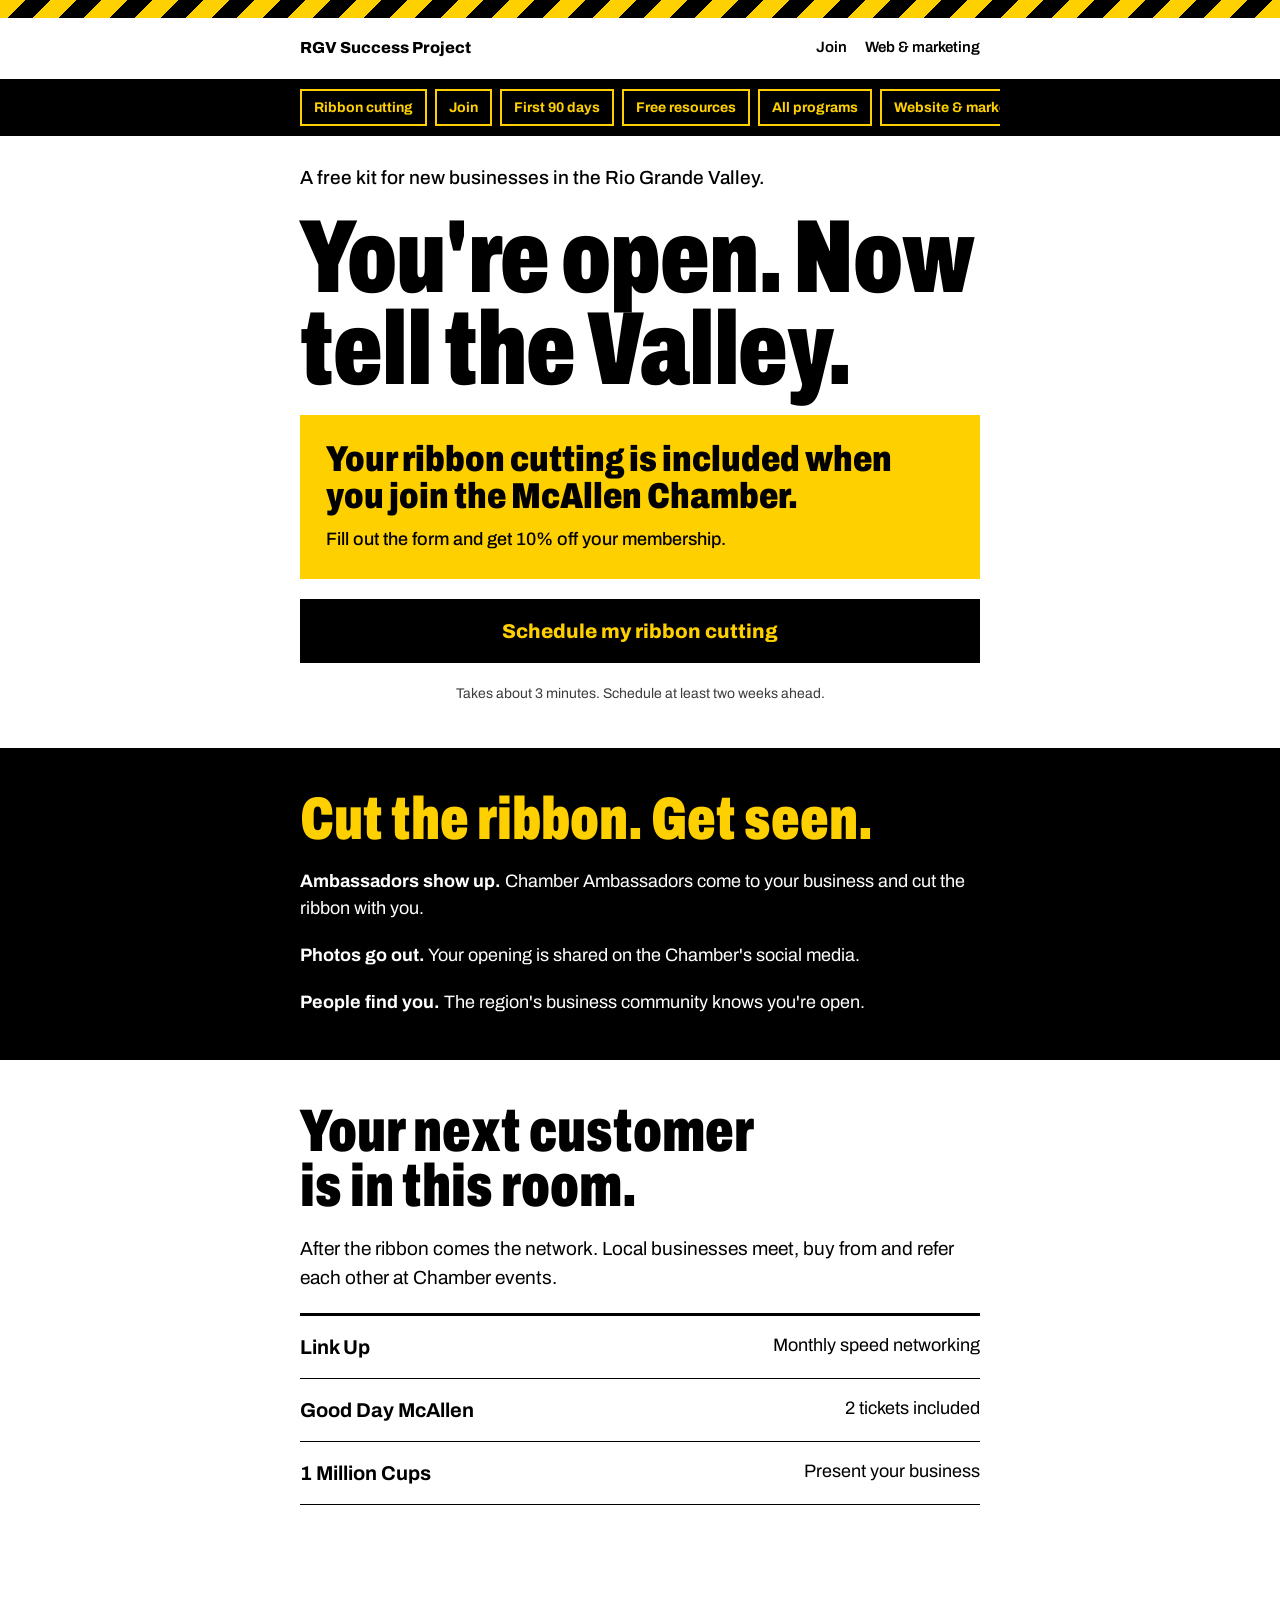
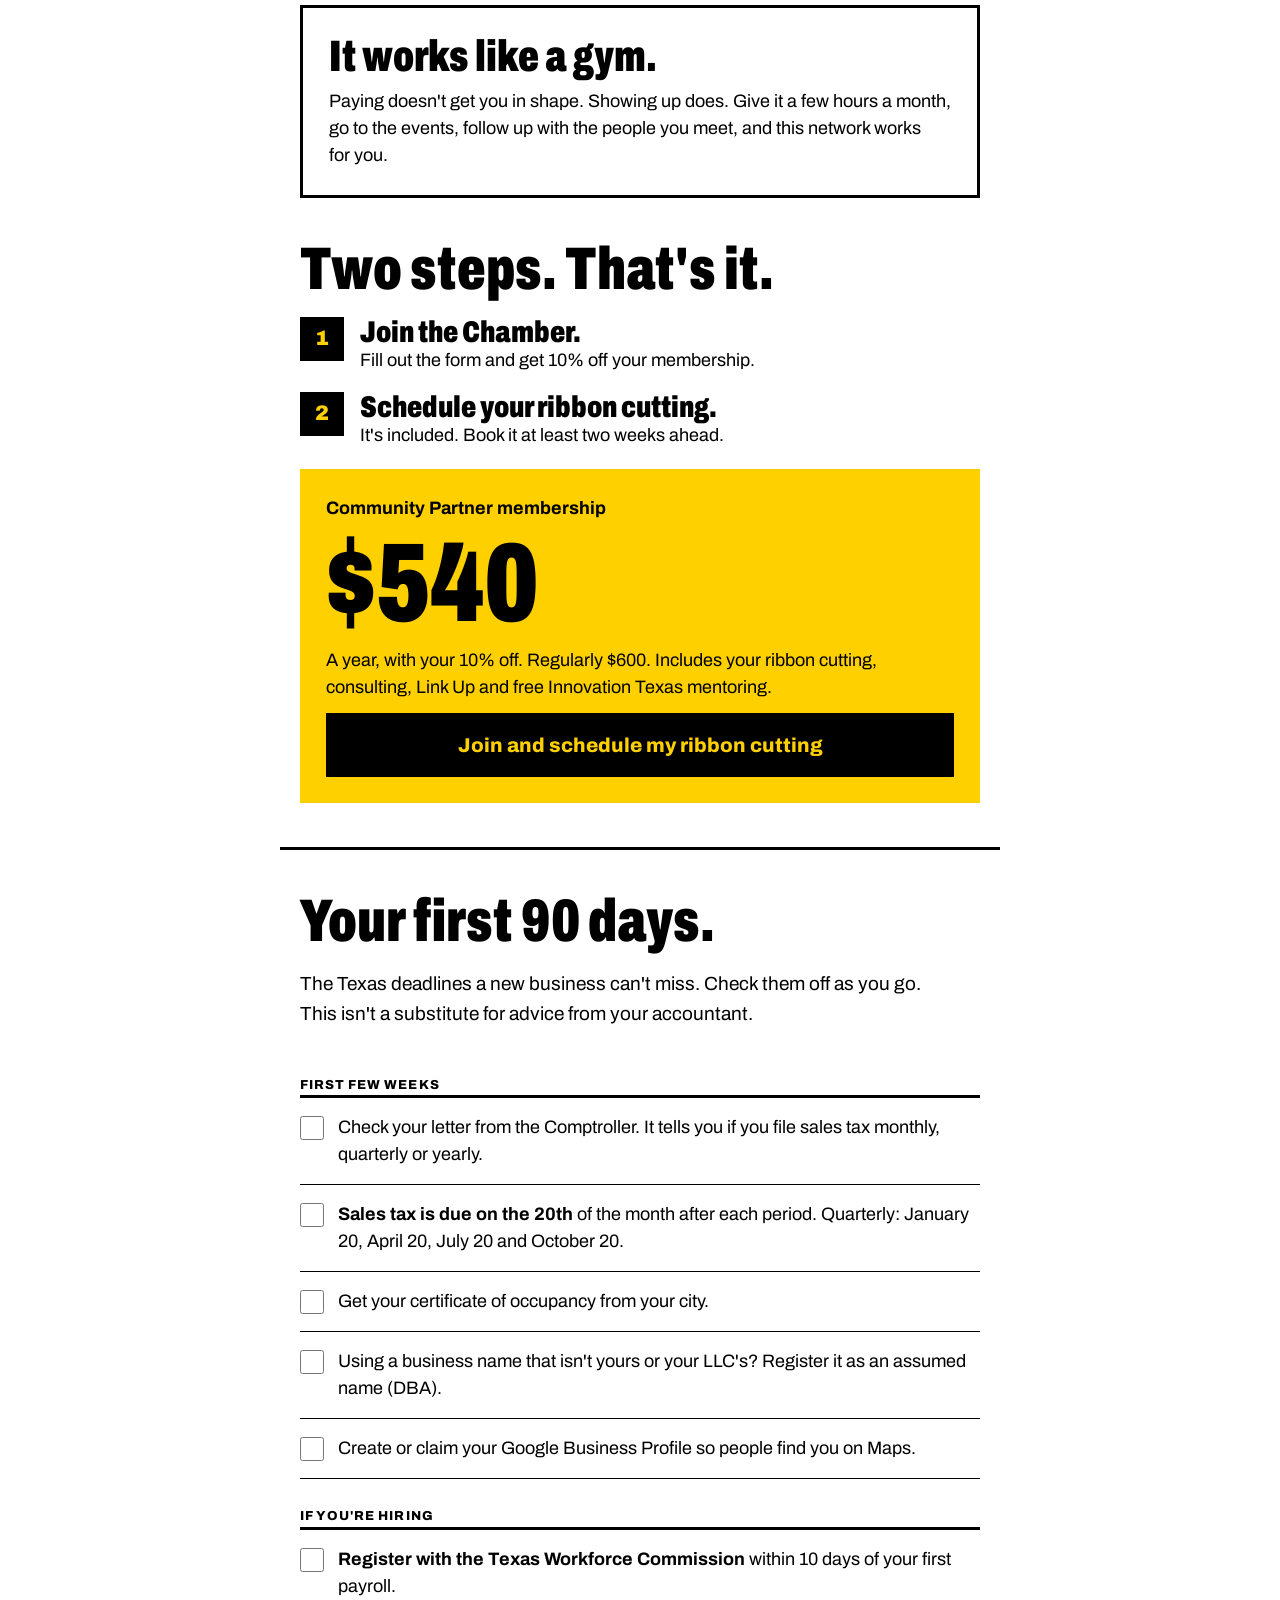
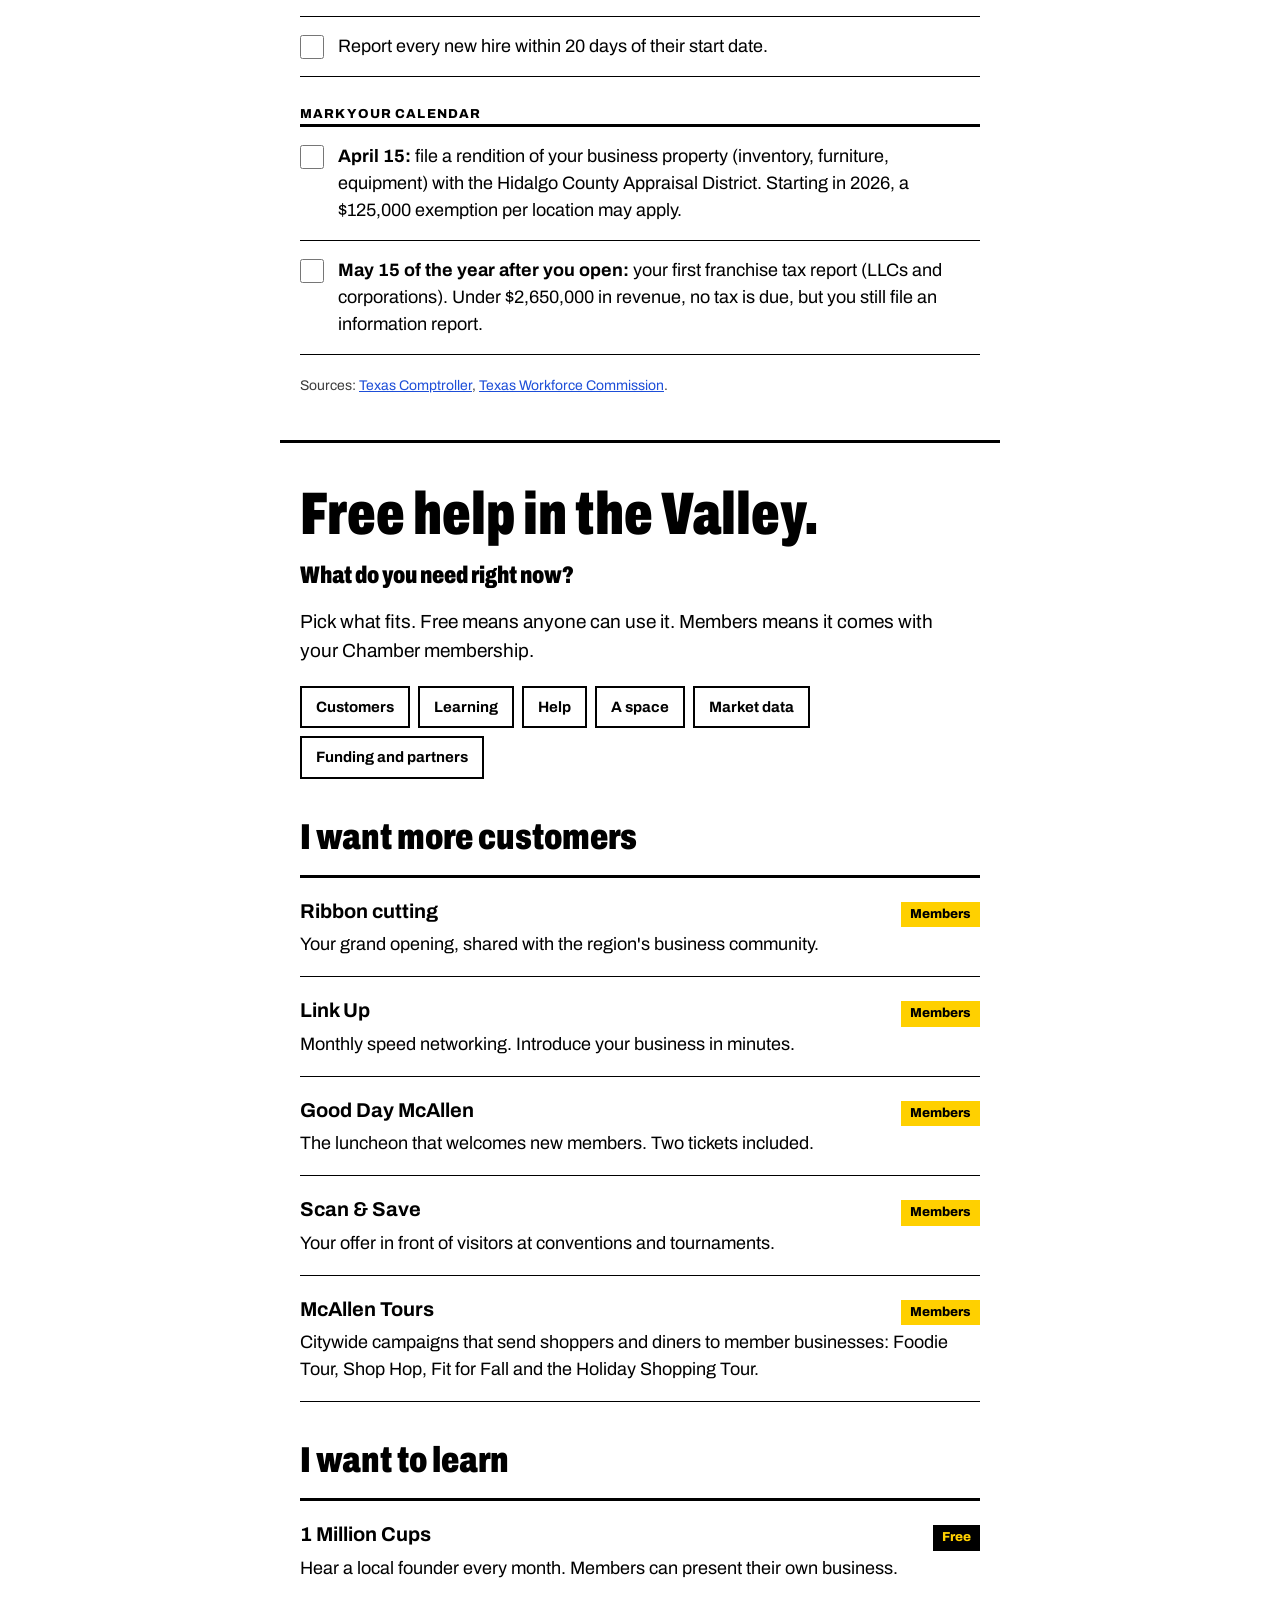
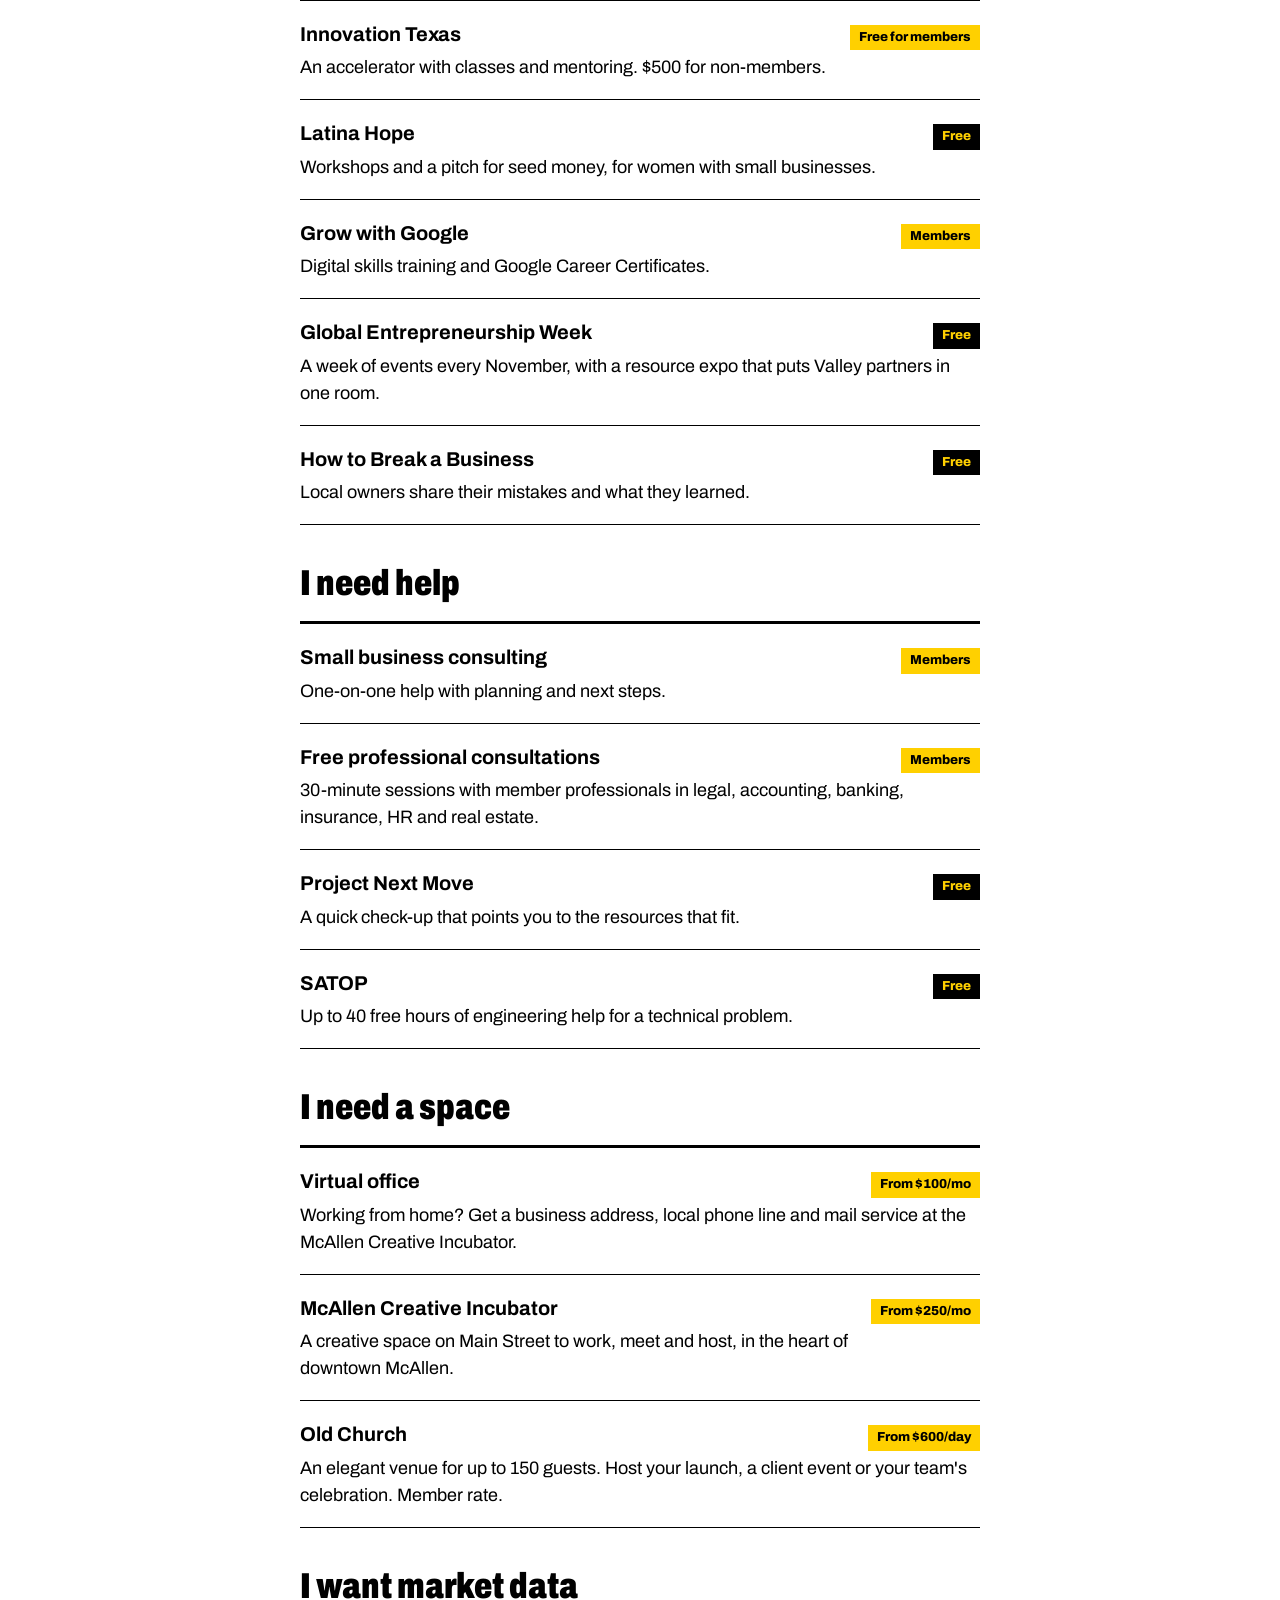
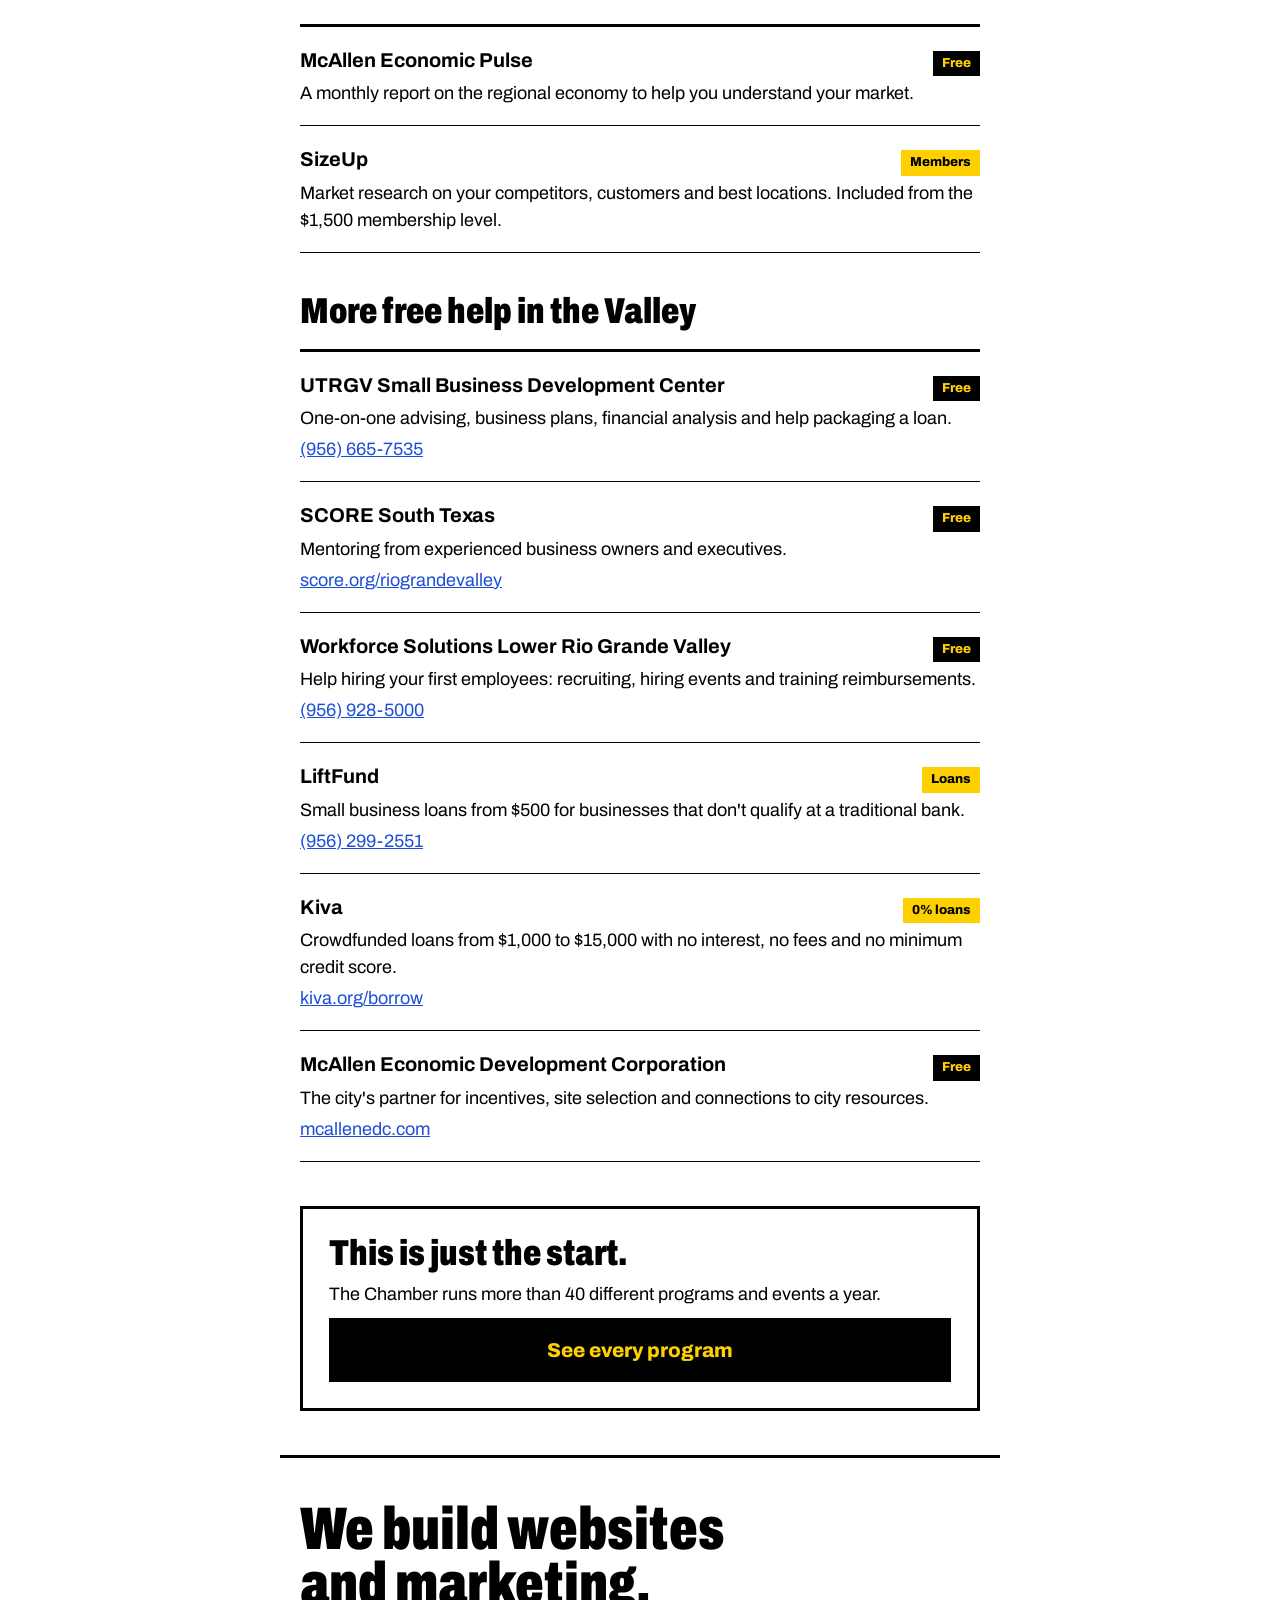
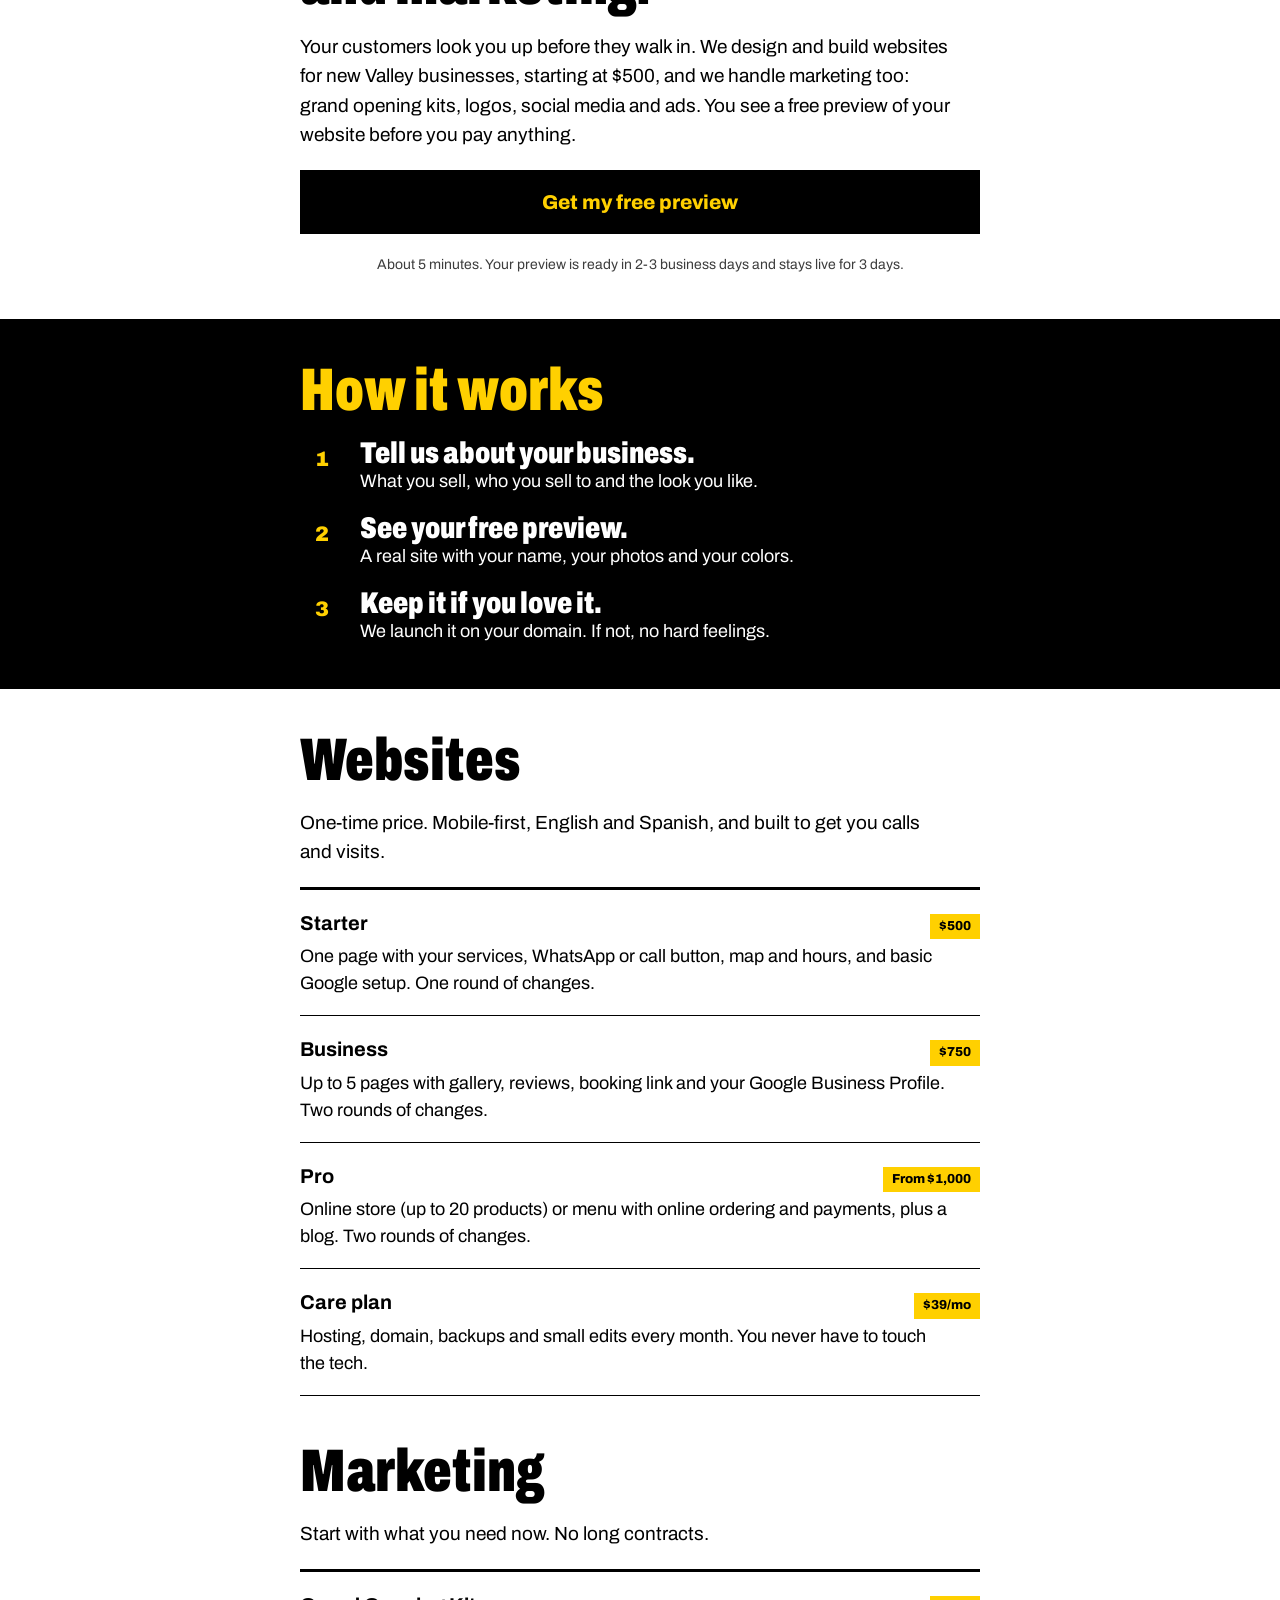
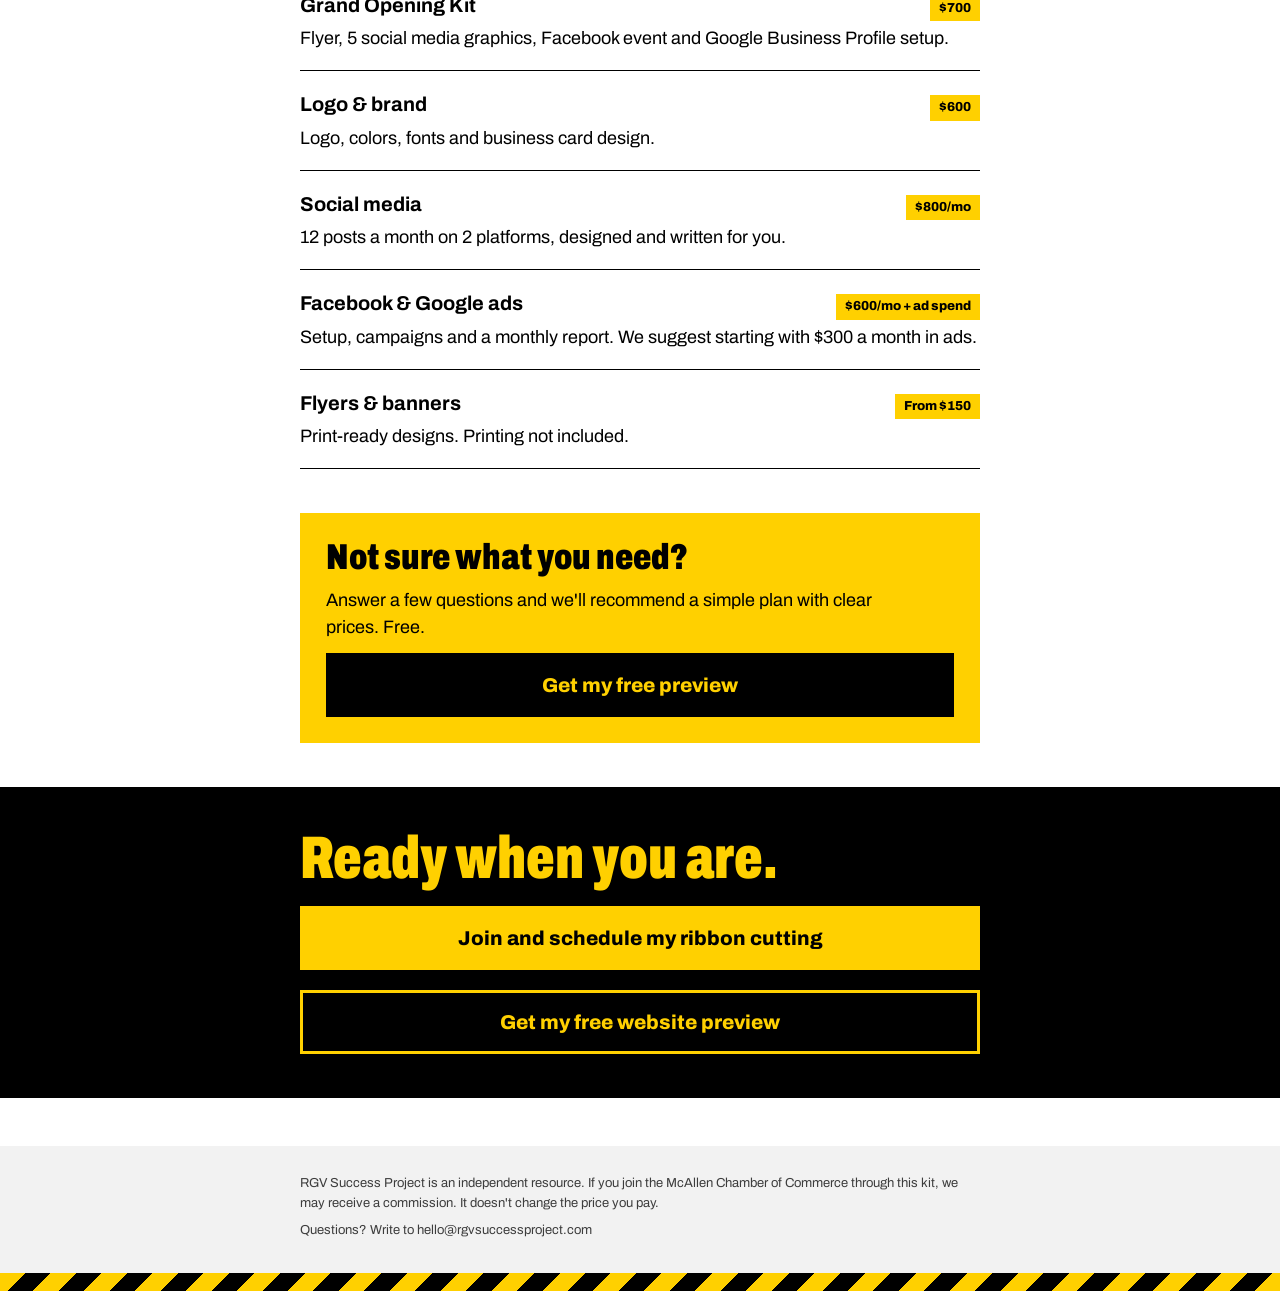
<file: index.html>
<!doctype html>
<html lang="en">
<head>
<meta charset="utf-8">
<meta name="viewport" content="width=device-width, initial-scale=1">
<title>RGV Success Project</title>
<meta name="description" content="A free kit for new businesses in the Rio Grande Valley: your ribbon cutting, your first 90 days and free local resources.">
<meta property="og:title" content="RGV Success Project">
<meta property="og:description" content="A free kit for new businesses in the Rio Grande Valley: your ribbon cutting, your first 90 days and free local resources.">
<link rel="icon" href="data:image/svg+xml,%3Csvg xmlns='http://www.w3.org/2000/svg' viewBox='0 0 32 32'%3E%3Crect width='32' height='32' fill='%23FFD000'/%3E%3Cpath d='M0 32L32 0v10L10 32z' fill='%23000'/%3E%3C/svg%3E">
<link rel="preconnect" href="https://fonts.googleapis.com">
<link rel="preconnect" href="https://fonts.gstatic.com" crossorigin>
<link rel="stylesheet" href="https://fonts.googleapis.com/css2?family=Archivo:wdth,wght@62..125,400..900&display=swap">
<link rel="stylesheet" href="style.css">
<!-- Google tag (gtag.js) -->
<script async src="https://www.googletagmanager.com/gtag/js?id=G-5PVTMJ2XBE"></script>
<script>
  window.dataLayer = window.dataLayer || [];
  function gtag(){dataLayer.push(arguments);}
  gtag('js', new Date());
  gtag('config', 'G-5PVTMJ2XBE');
  document.addEventListener('click', function (e) {
    var a = e.target.closest('a');
    if (a && /forms\.gle|docs\.google/.test(a.href)) gtag('event', 'form_click', { link_text: a.textContent.trim(), link_url: a.href });
  });
</script>
</head>
<body>
<div class="stripe"></div>
<header class="wrap top">
<a class="brand" href="./">RGV Success Project</a>
<nav class="nav"><a href="#join">Join</a><a href="#grow">Web &amp; marketing</a></nav>
</header>
<nav class="jump" aria-label="Sections"><div class="wrap jump-in">
<a href="#ribbon">Ribbon cutting</a><a href="#join">Join</a><a href="#checklist">First 90 days</a><a href="#resources">Free resources</a><a href="programs/">All programs</a><a href="#grow">Website &amp; marketing</a>
</div></nav>
<main>
<section id="ribbon" class="wrap section" style="padding-top:28px">
<p style="font-size:19px;font-weight:500">A free kit for new businesses in the Rio Grande Valley.</p>
<h1 class="big">You&#39;re open. Now tell the Valley.</h1>
<div class="box-sun">
<div class="h3" style="font-stretch:80%;line-height:1.02">Your ribbon cutting is included when you join the McAllen Chamber.</div>
<p style="font-weight:500">Fill out the form and get 10% off your membership.</p>
</div>
<a class="btn" href="https://forms.gle/CHQtYJaeCCnxUNzc7">Schedule my ribbon cutting</a>
<p class="note" style="text-align:center">Takes about 3 minutes. Schedule at least two weeks ahead.</p>
</section>

<section class="dark"><div class="wrap section">
<h2 class="h2">Cut the ribbon. Get seen.</h2>
<p><strong>Ambassadors show up.</strong> Chamber Ambassadors come to your business and cut the ribbon with you.</p>
<p><strong>Photos go out.</strong> Your opening is shared on the Chamber&#39;s social media.</p>
<p><strong>People find you.</strong> The region&#39;s business community knows you&#39;re open.</p>
</div></section>

<section id="network" class="wrap section">
<h2 class="h2">Your next customer is in this room.</h2>
<p class="lead">After the ribbon comes the network. Local businesses meet, buy from and refer each other at Chamber events.</p>
<div class="rows">
<div class="row"><b>Link Up</b><span>Monthly speed networking</span></div>
<div class="row"><b>Good Day McAllen</b><span>2 tickets included</span></div>
<div class="row"><b>1 Million Cups</b><span>Present your business</span></div>
</div>
</section>
<section id="gym" class="wrap section">
<div class="box-line" style="margin-top:12px">
<h2 class="h3" style="font-size:44px;font-stretch:70%">It works like a gym.</h2>
<p>Paying doesn&#39;t get you in shape. Showing up does. Give it a few hours a month, go to the events, follow up with the people you meet, and this network works for you.</p>
</div>

</section>
<section id="join" class="wrap section" style="padding-top:0">
<h2 class="h2">Two steps. That&#39;s it.</h2>
<div class="steps">
<div class="step"><div class="num">1</div><div><div class="step-t">Join the Chamber.</div><p>Fill out the form and get 10% off your membership.</p></div></div>
<div class="step"><div class="num">2</div><div><div class="step-t">Schedule your ribbon cutting.</div><p>It&#39;s included. Book it at least two weeks ahead.</p></div></div>
</div>
<div class="box-sun">
<div style="font-weight:700">Community Partner membership</div>
<div class="price">$540</div>
<p>A year, with your 10% off. Regularly $600. Includes your ribbon cutting, consulting, Link Up and free Innovation Texas mentoring.</p>
<a class="btn" href="https://forms.gle/CHQtYJaeCCnxUNzc7">Join and schedule my ribbon cutting</a>
</div>

</section>

<section id="checklist" class="wrap section" style="border-top:3px solid var(--ink)">
<h2 class="h2">Your first 90 days.</h2>
<p class="lead">The Texas deadlines a new business can&#39;t miss. Check them off as you go. This isn&#39;t a substitute for advice from your accountant.</p>
<div>
<div class="label">First few weeks</div>
<div class="checks"><label><input type="checkbox"><span>Check your letter from the Comptroller. It tells you if you file sales tax monthly, quarterly or yearly.</span></label><label><input type="checkbox"><span><strong>Sales tax is due on the 20th</strong> of the month after each period. Quarterly: January 20, April 20, July 20 and October 20.</span></label><label><input type="checkbox"><span>Get your certificate of occupancy from your city.</span></label><label><input type="checkbox"><span>Using a business name that isn&#39;t yours or your LLC&#39;s? Register it as an assumed name (DBA).</span></label><label><input type="checkbox"><span>Create or claim your Google Business Profile so people find you on Maps.</span></label></div>
<div class="label">If you&#39;re hiring</div>
<div class="checks"><label><input type="checkbox"><span><strong>Register with the Texas Workforce Commission</strong> within 10 days of your first payroll.</span></label><label><input type="checkbox"><span>Report every new hire within 20 days of their start date.</span></label></div>
<div class="label">Mark your calendar</div>
<div class="checks"><label><input type="checkbox"><span><strong>April 15:</strong> file a rendition of your business property (inventory, furniture, equipment) with the Hidalgo County Appraisal District. Starting in 2026, a $125,000 exemption per location may apply.</span></label><label><input type="checkbox"><span><strong>May 15 of the year after you open:</strong> your first franchise tax report (LLCs and corporations). Under $2,650,000 in revenue, no tax is due, but you still file an information report.</span></label></div>
</div>
<p class="note">Sources: <a href="https://comptroller.texas.gov/taxes/sales/">Texas Comptroller</a>, <a href="https://www.twc.texas.gov/programs/unemployment-tax/responsibilities-liable-employer">Texas Workforce Commission</a>.</p>
</section>
<script>
(function(){var k="rgvsp-checklist",s={};try{s=JSON.parse(localStorage.getItem(k)||"{}")}catch(e){}
document.querySelectorAll(".checks input").forEach(function(b,i){b.checked=!!s[i];b.addEventListener("change",function(){s[i]=b.checked;try{localStorage.setItem(k,JSON.stringify(s))}catch(e){}})})})();
</script>

<section id="resources" class="wrap section" style="border-top:3px solid var(--ink)">
<h2 class="h2">Free help in the Valley.</h2><p class="h3" style="font-size:24px">What do you need right now?</p>
<p class="lead">Pick what fits. Free means anyone can use it. Members means it comes with your Chamber membership.</p>
<nav class="chips"><a href="#customers">Customers</a><a href="#learn">Learning</a><a href="#help">Help</a><a href="#space">A space</a><a href="#data">Market data</a><a href="#partners">Funding and partners</a></nav>

<h2 id="customers" class="h3" style="padding-top:20px">I want more customers</h2>
<div class="cards"><div class="card"><div class="card-h"><b>Ribbon cutting</b><span class="tag">Members</span></div><p>Your grand opening, shared with the region&#39;s business community.</p></div><div class="card"><div class="card-h"><b>Link Up</b><span class="tag">Members</span></div><p>Monthly speed networking. Introduce your business in minutes.</p></div><div class="card"><div class="card-h"><b>Good Day McAllen</b><span class="tag">Members</span></div><p>The luncheon that welcomes new members. Two tickets included.</p></div><div class="card"><div class="card-h"><b>Scan &amp; Save</b><span class="tag">Members</span></div><p>Your offer in front of visitors at conventions and tournaments.</p></div><div class="card"><div class="card-h"><b>McAllen Tours</b><span class="tag">Members</span></div><p>Citywide campaigns that send shoppers and diners to member businesses: Foodie Tour, Shop Hop, Fit for Fall and the Holiday Shopping Tour.</p></div></div>

<h2 id="learn" class="h3" style="padding-top:20px">I want to learn</h2>
<div class="cards"><div class="card"><div class="card-h"><b>1 Million Cups</b><span class="tag free">Free</span></div><p>Hear a local founder every month. Members can present their own business.</p></div><div class="card"><div class="card-h"><b>Innovation Texas</b><span class="tag">Free for members</span></div><p>An accelerator with classes and mentoring. $500 for non-members.</p></div><div class="card"><div class="card-h"><b>Latina Hope</b><span class="tag free">Free</span></div><p>Workshops and a pitch for seed money, for women with small businesses.</p></div><div class="card"><div class="card-h"><b>Grow with Google</b><span class="tag">Members</span></div><p>Digital skills training and Google Career Certificates.</p></div><div class="card"><div class="card-h"><b>Global Entrepreneurship Week</b><span class="tag free">Free</span></div><p>A week of events every November, with a resource expo that puts Valley partners in one room.</p></div><div class="card"><div class="card-h"><b>How to Break a Business</b><span class="tag free">Free</span></div><p>Local owners share their mistakes and what they learned.</p></div></div>

<h2 id="help" class="h3" style="padding-top:20px">I need help</h2>
<div class="cards"><div class="card"><div class="card-h"><b>Small business consulting</b><span class="tag">Members</span></div><p>One-on-one help with planning and next steps.</p></div><div class="card"><div class="card-h"><b>Free professional consultations</b><span class="tag">Members</span></div><p>30-minute sessions with member professionals in legal, accounting, banking, insurance, HR and real estate.</p></div><div class="card"><div class="card-h"><b>Project Next Move</b><span class="tag free">Free</span></div><p>A quick check-up that points you to the resources that fit.</p></div><div class="card"><div class="card-h"><b>SATOP</b><span class="tag free">Free</span></div><p>Up to 40 free hours of engineering help for a technical problem.</p></div></div>

<h2 id="space" class="h3" style="padding-top:20px">I need a space</h2>
<div class="cards"><div class="card"><div class="card-h"><b>Virtual office</b><span class="tag">From $100/mo</span></div><p>Working from home? Get a business address, local phone line and mail service at the McAllen Creative Incubator.</p></div><div class="card"><div class="card-h"><b>McAllen Creative Incubator</b><span class="tag">From $250/mo</span></div><p>A creative space on Main Street to work, meet and host, in the heart of downtown McAllen.</p></div><div class="card"><div class="card-h"><b>Old Church</b><span class="tag">From $600/day</span></div><p>An elegant venue for up to 150 guests. Host your launch, a client event or your team&#39;s celebration. Member rate.</p></div></div>

<h2 id="data" class="h3" style="padding-top:20px">I want market data</h2>
<div class="cards"><div class="card"><div class="card-h"><b>McAllen Economic Pulse</b><span class="tag free">Free</span></div><p>A monthly report on the regional economy to help you understand your market.</p></div><div class="card"><div class="card-h"><b>SizeUp</b><span class="tag">Members</span></div><p>Market research on your competitors, customers and best locations. Included from the $1,500 membership level.</p></div></div>

<h2 id="partners" class="h3" style="padding-top:20px">More free help in the Valley</h2>
<div class="cards"><div class="card"><div class="card-h"><b>UTRGV Small Business Development Center</b><span class="tag free">Free</span></div><p>One-on-one advising, business plans, financial analysis and help packaging a loan.</p><div><a href="tel:+19566657535">(956) 665-7535</a></div></div><div class="card"><div class="card-h"><b>SCORE South Texas</b><span class="tag free">Free</span></div><p>Mentoring from experienced business owners and executives.</p><div><a href="https://www.score.org/riograndevalley">score.org/riograndevalley</a></div></div><div class="card"><div class="card-h"><b>Workforce Solutions Lower Rio Grande Valley</b><span class="tag free">Free</span></div><p>Help hiring your first employees: recruiting, hiring events and training reimbursements.</p><div><a href="tel:+19569285000">(956) 928-5000</a></div></div><div class="card"><div class="card-h"><b>LiftFund</b><span class="tag">Loans</span></div><p>Small business loans from $500 for businesses that don&#39;t qualify at a traditional bank.</p><div><a href="tel:+19562992551">(956) 299-2551</a></div></div><div class="card"><div class="card-h"><b>Kiva</b><span class="tag">0% loans</span></div><p>Crowdfunded loans from $1,000 to $15,000 with no interest, no fees and no minimum credit score.</p><div><a href="https://www.kiva.org/borrow">kiva.org/borrow</a></div></div><div class="card"><div class="card-h"><b>McAllen Economic Development Corporation</b><span class="tag free">Free</span></div><p>The city&#39;s partner for incentives, site selection and connections to city resources.</p><div><a href="https://www.mcallenedc.com">mcallenedc.com</a></div></div></div>

<div class="box-line" style="margin-top:24px">
<h2 class="h3">This is just the start.</h2>
<p>The Chamber runs more than 40 different programs and events a year.</p>
<a class="btn" href="programs/">See every program</a>
</div>
</section>

<section id="grow" class="wrap section" style="border-top:3px solid var(--ink)">
<h2 class="h2">We build websites and marketing.</h2>
<p class="lead">Your customers look you up before they walk in. We design and build websites for new Valley businesses, starting at $500, and we handle marketing too: grand opening kits, logos, social media and ads. You see a free preview of your website before you pay anything.</p>
<a class="btn" href="https://forms.gle/cYL2gvpMyrDG8BC86">Get my free preview</a>
<p class="note" style="text-align:center">About 5 minutes. Your preview is ready in 2-3 business days and stays live for 3 days.</p>
</section>

<section class="dark"><div class="wrap section">
<h2 class="h2">How it works</h2>
<div class="steps">
<div class="step"><div class="num">1</div><div><div class="step-t" style="color:#fff">Tell us about your business.</div><p>What you sell, who you sell to and the look you like.</p></div></div>
<div class="step"><div class="num">2</div><div><div class="step-t" style="color:#fff">See your free preview.</div><p>A real site with your name, your photos and your colors.</p></div></div>
<div class="step"><div class="num">3</div><div><div class="step-t" style="color:#fff">Keep it if you love it.</div><p>We launch it on your domain. If not, no hard feelings.</p></div></div>
</div>
</div></section>

<section class="wrap section">
<h2 id="web" class="h2">Websites</h2>
<p class="lead">One-time price. Mobile-first, English and Spanish, and built to get you calls and visits.</p>
<div class="cards">
<div class="card"><div class="card-h"><b>Starter</b><span class="tag">$500</span></div><p>One page with your services, WhatsApp or call button, map and hours, and basic Google setup. One round of changes.</p></div>
<div class="card"><div class="card-h"><b>Business</b><span class="tag">$750</span></div><p>Up to 5 pages with gallery, reviews, booking link and your Google Business Profile. Two rounds of changes.</p></div>
<div class="card"><div class="card-h"><b>Pro</b><span class="tag">From $1,000</span></div><p>Online store (up to 20 products) or menu with online ordering and payments, plus a blog. Two rounds of changes.</p></div>
<div class="card"><div class="card-h"><b>Care plan</b><span class="tag">$39/mo</span></div><p>Hosting, domain, backups and small edits every month. You never have to touch the tech.</p></div>
</div>

<h2 id="marketing" class="h2" style="padding-top:28px">Marketing</h2>
<p class="lead">Start with what you need now. No long contracts.</p>
<div class="cards">
<div class="card"><div class="card-h"><b>Grand Opening Kit</b><span class="tag">$700</span></div><p>Flyer, 5 social media graphics, Facebook event and Google Business Profile setup.</p></div>
<div class="card"><div class="card-h"><b>Logo &amp; brand</b><span class="tag">$600</span></div><p>Logo, colors, fonts and business card design.</p></div>
<div class="card"><div class="card-h"><b>Social media</b><span class="tag">$800/mo</span></div><p>12 posts a month on 2 platforms, designed and written for you.</p></div>
<div class="card"><div class="card-h"><b>Facebook &amp; Google ads</b><span class="tag">$600/mo + ad spend</span></div><p>Setup, campaigns and a monthly report. We suggest starting with $300 a month in ads.</p></div>
<div class="card"><div class="card-h"><b>Flyers &amp; banners</b><span class="tag">From $150</span></div><p>Print-ready designs. Printing not included.</p></div>
</div>

<div class="box-sun" style="margin-top:24px">
<div class="h3">Not sure what you need?</div>
<p>Answer a few questions and we&#39;ll recommend a simple plan with clear prices. Free.</p>
<a class="btn" href="https://forms.gle/cYL2gvpMyrDG8BC86">Get my free preview</a>
</div>
</section>
<section class="dark"><div class="wrap section">
<h2 class="h2">Ready when you are.</h2>
<a class="btn" href="https://forms.gle/CHQtYJaeCCnxUNzc7" style="background:var(--sun);color:var(--ink)">Join and schedule my ribbon cutting</a>
<a class="btn" href="https://forms.gle/cYL2gvpMyrDG8BC86" style="background:transparent;border:3px solid var(--sun);color:var(--sun)">Get my free website preview</a>
</div></section>

</main>
<footer class="foot"><div class="wrap">
<p>RGV Success Project is an independent resource. If you join the McAllen Chamber of Commerce through this kit, we may receive a commission. It doesn&#39;t change the price you pay.</p>
<p>Questions? Write to hello@rgvsuccessproject.com</p>
</div></footer>
<div class="stripe"></div>
</body>
</html>
</file>
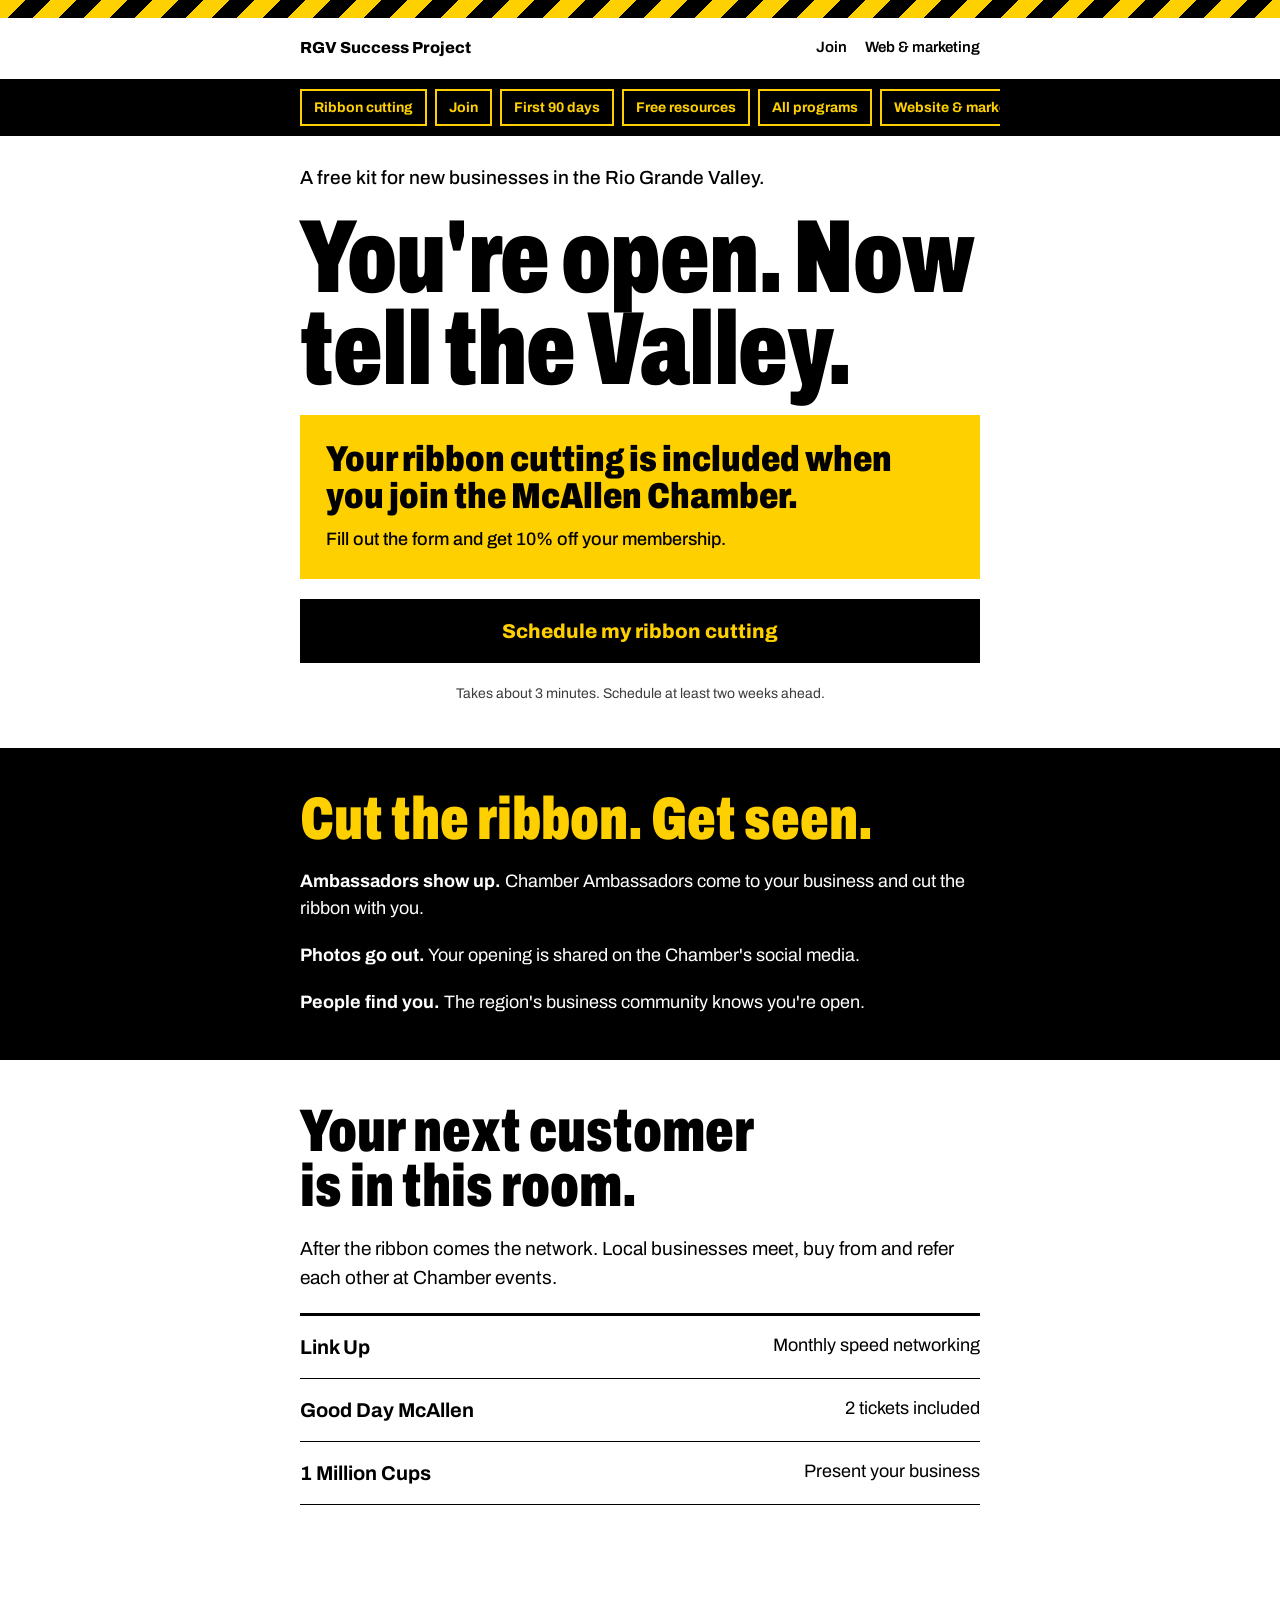
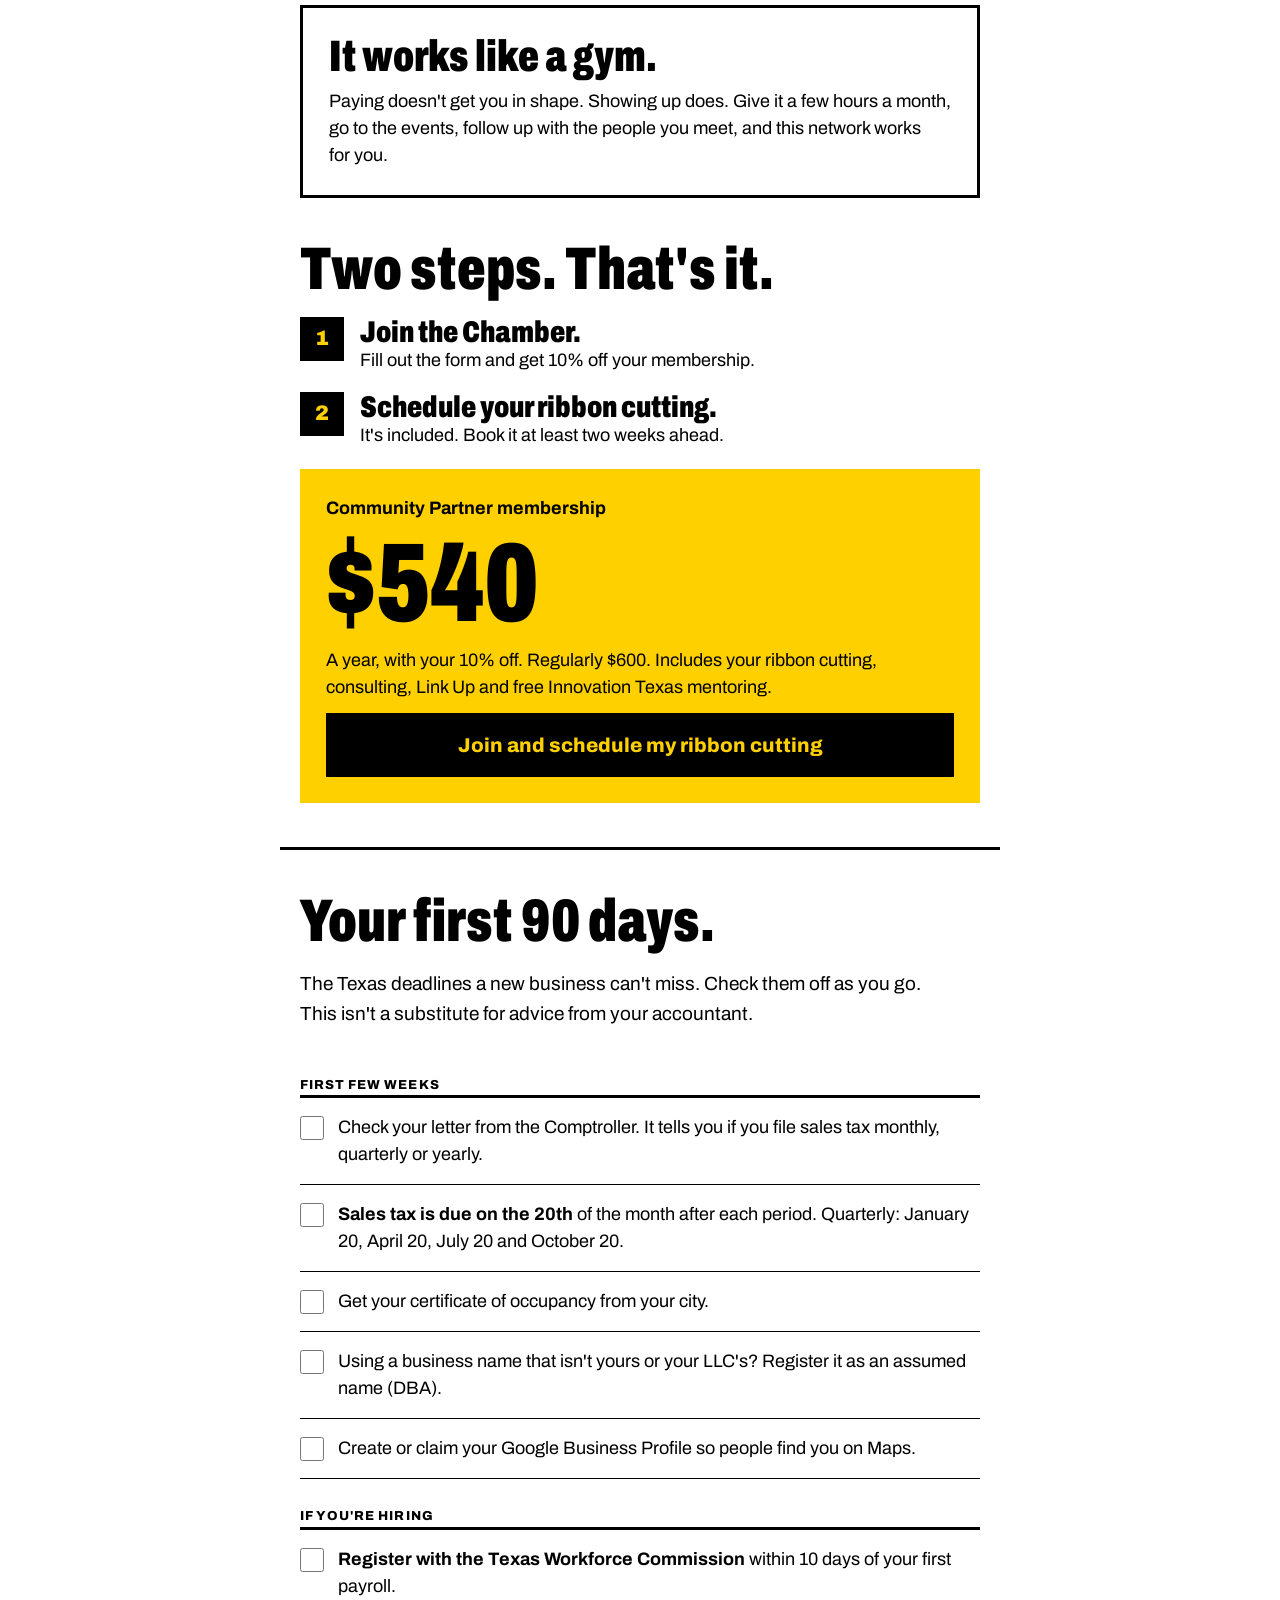
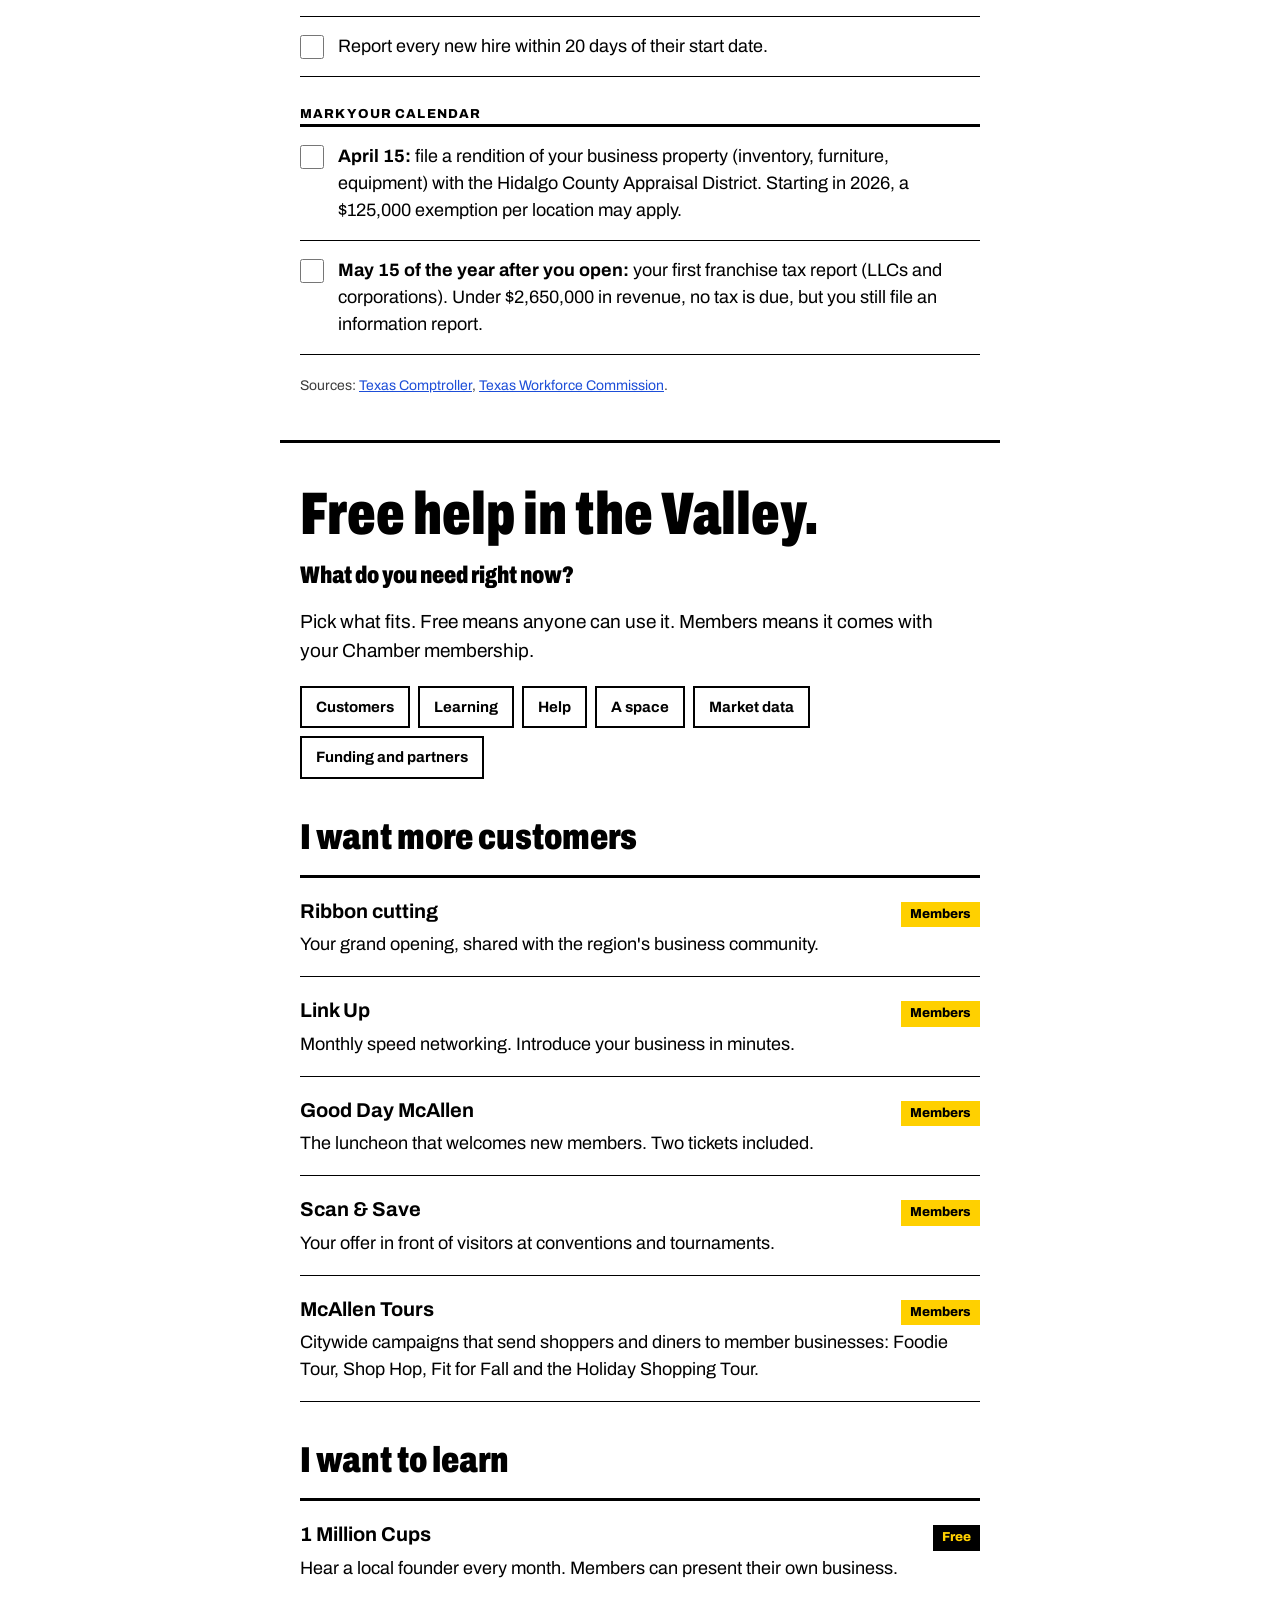
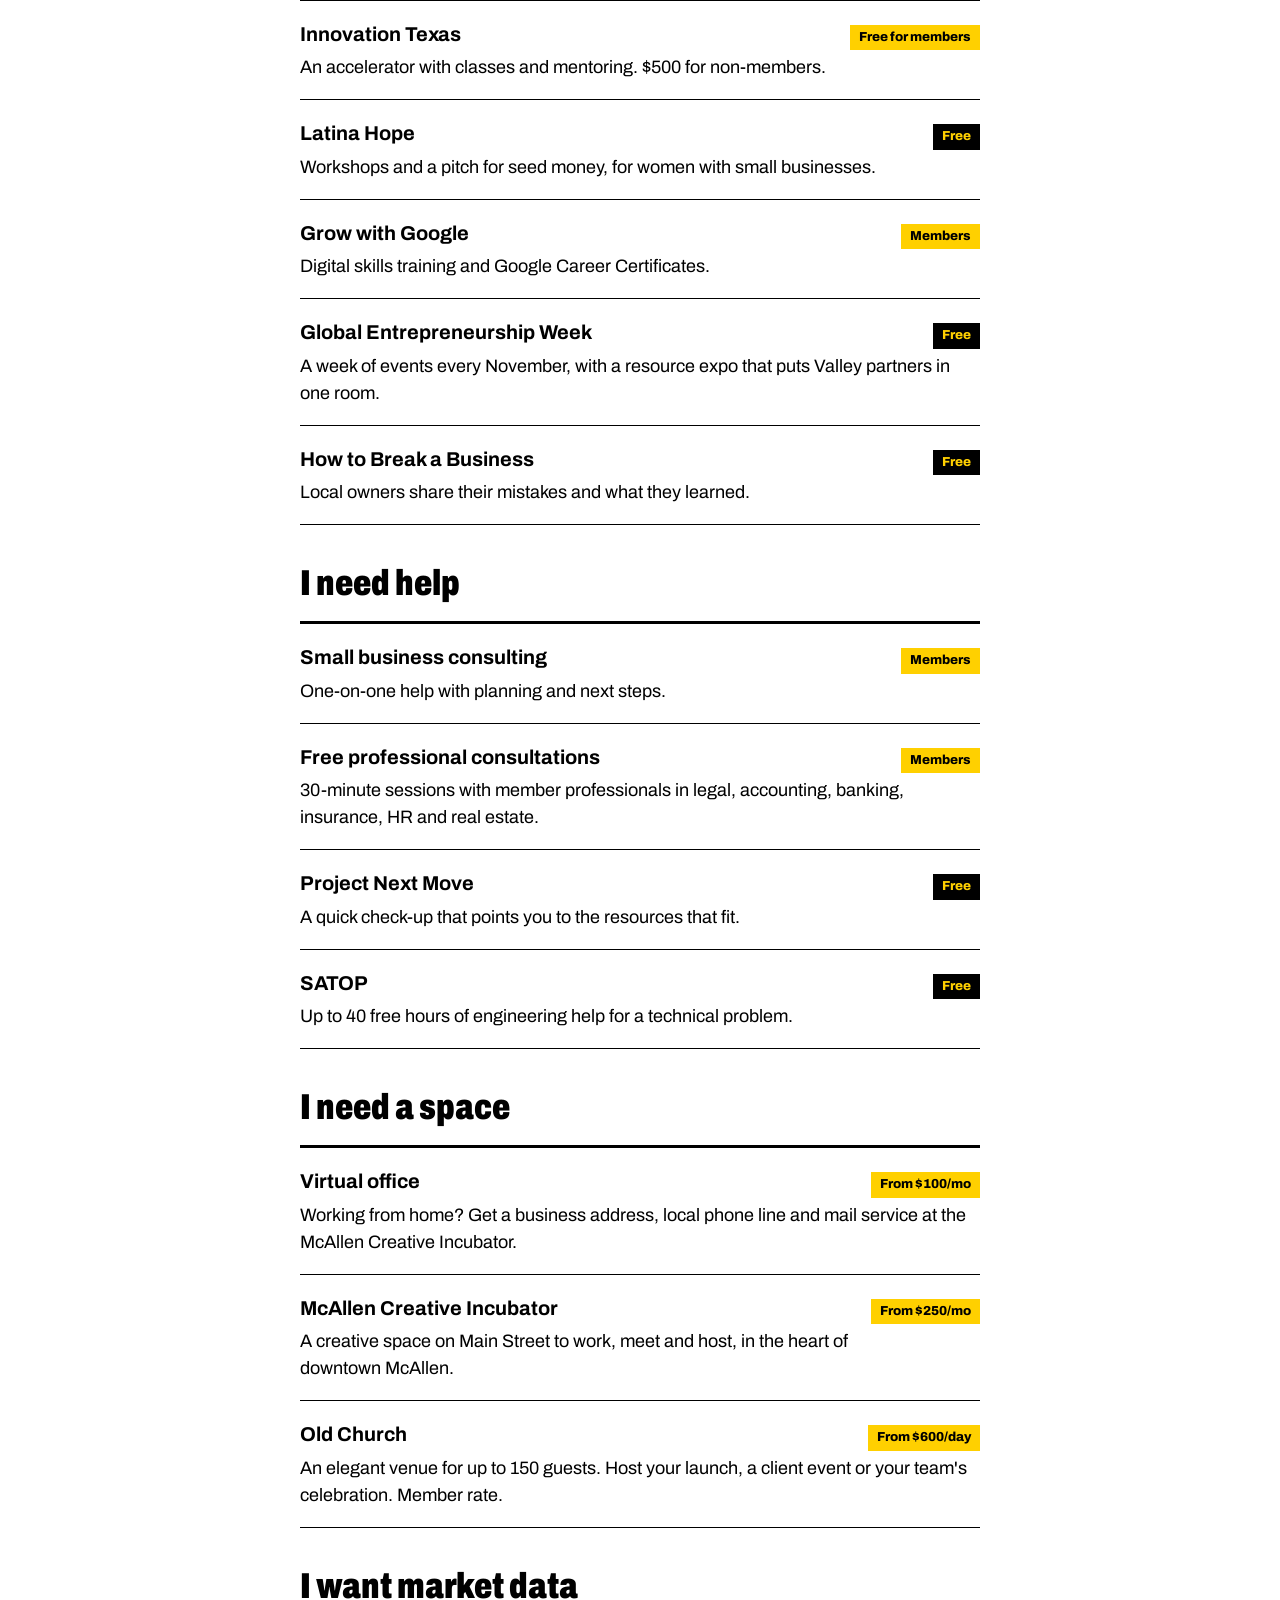
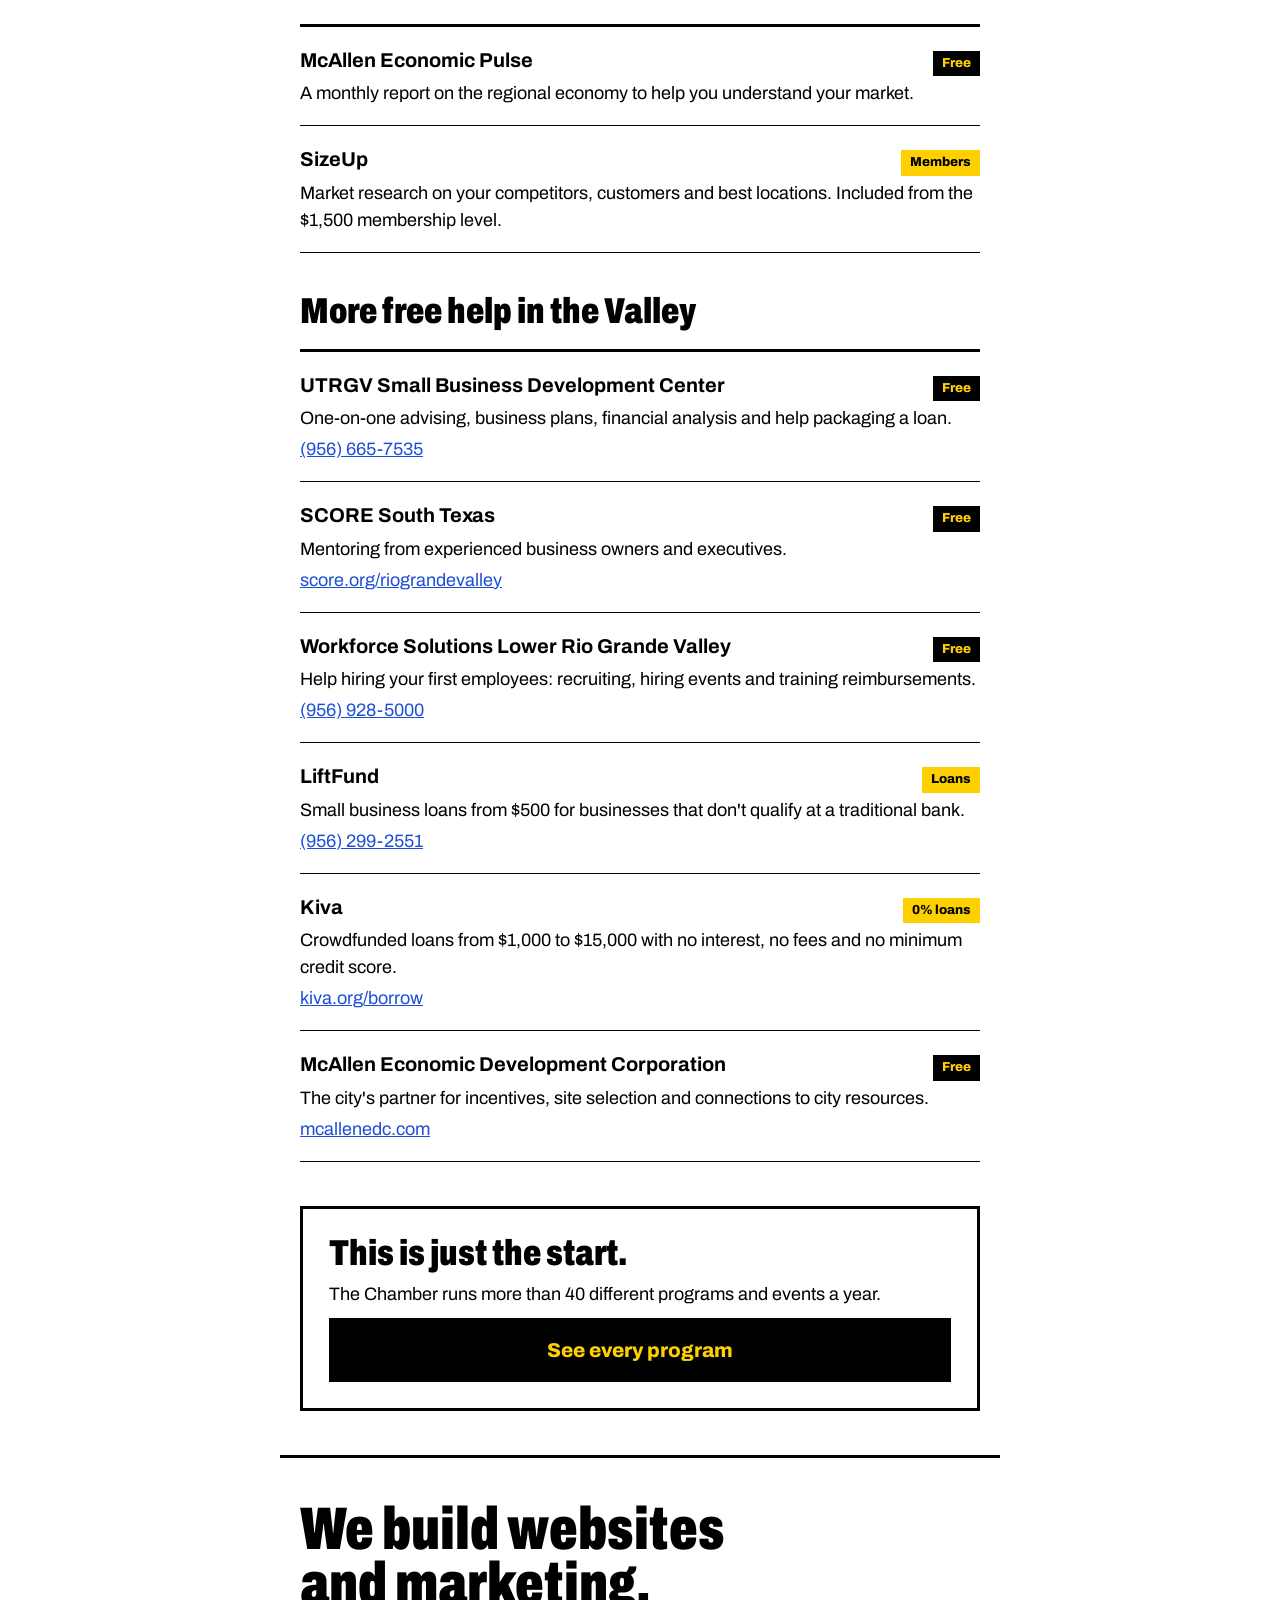
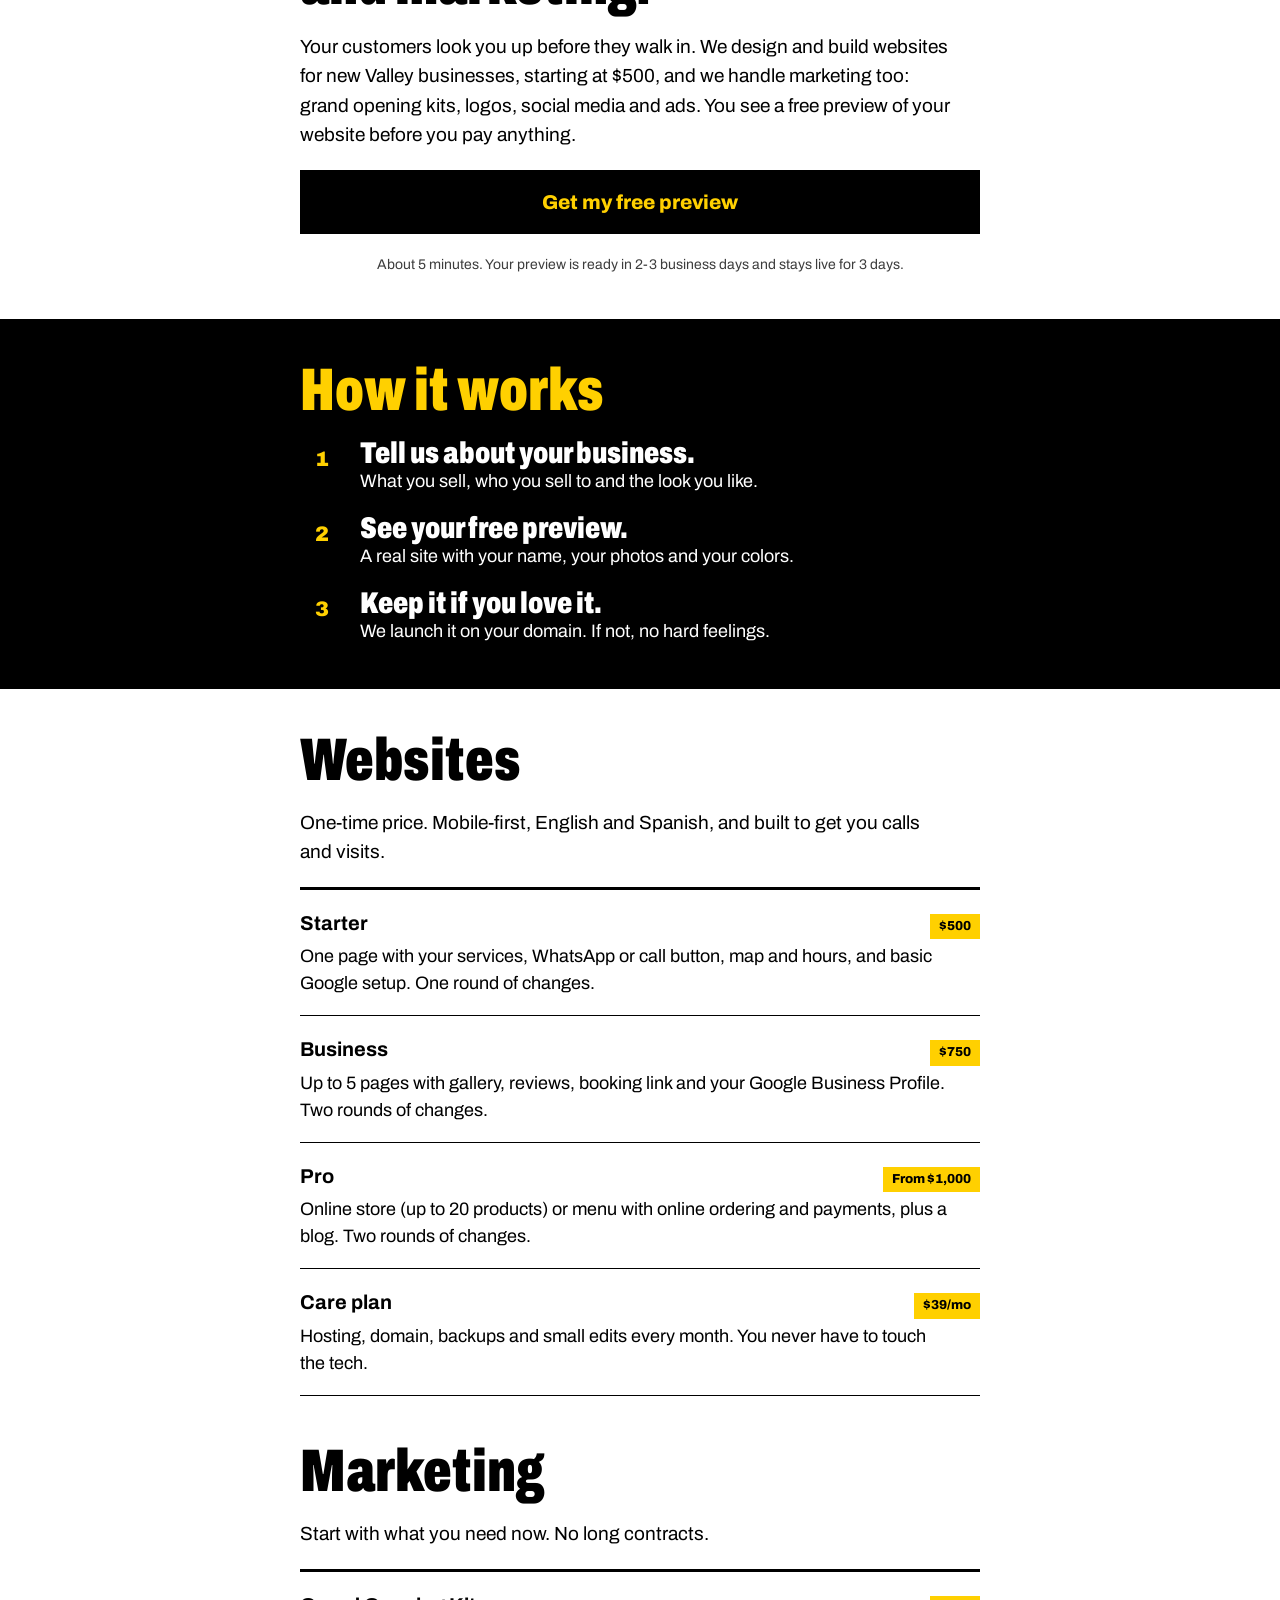
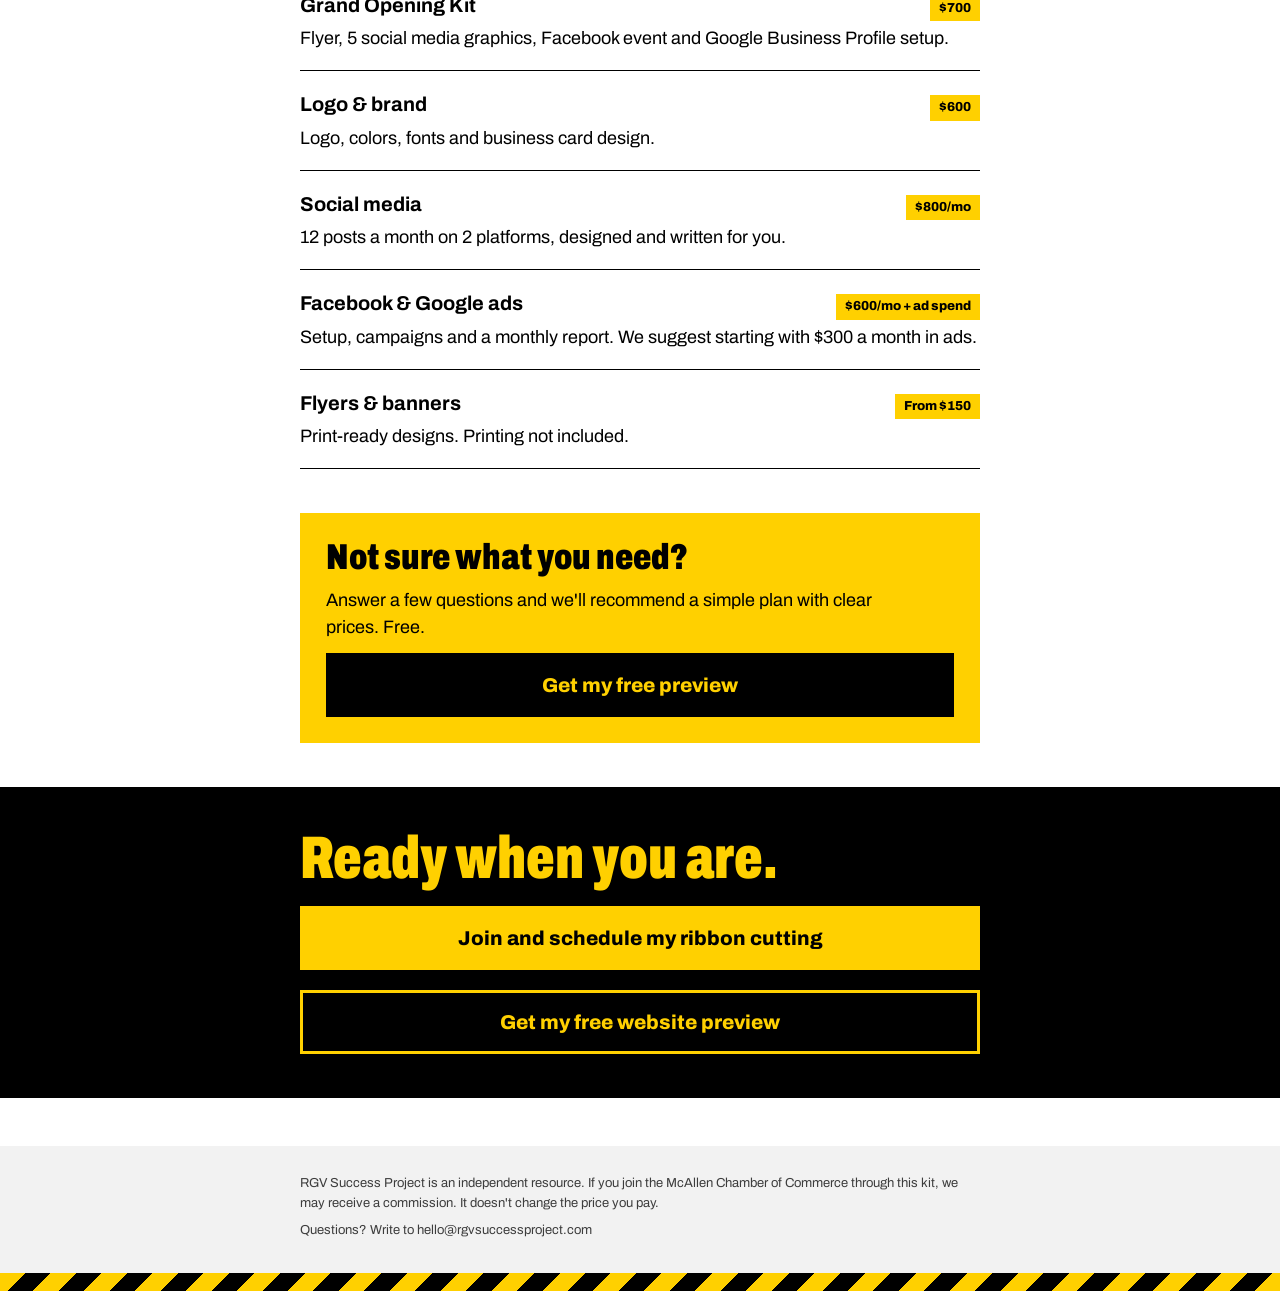
<file: checklist/index.html>
<!doctype html><html lang="en"><head><meta charset="utf-8"><title>RGV Success Project</title>
<script async src="https://www.googletagmanager.com/gtag/js?id=G-5PVTMJ2XBE"></script>
<link rel="canonical" href="https://rgvsuccessproject.com/#checklist">
<meta http-equiv="refresh" content="0; url=/#checklist">
<script>location.replace('/'+location.search+'#checklist');</script></head>
<body><a href="/#checklist">Continue</a></body></html>
</file>
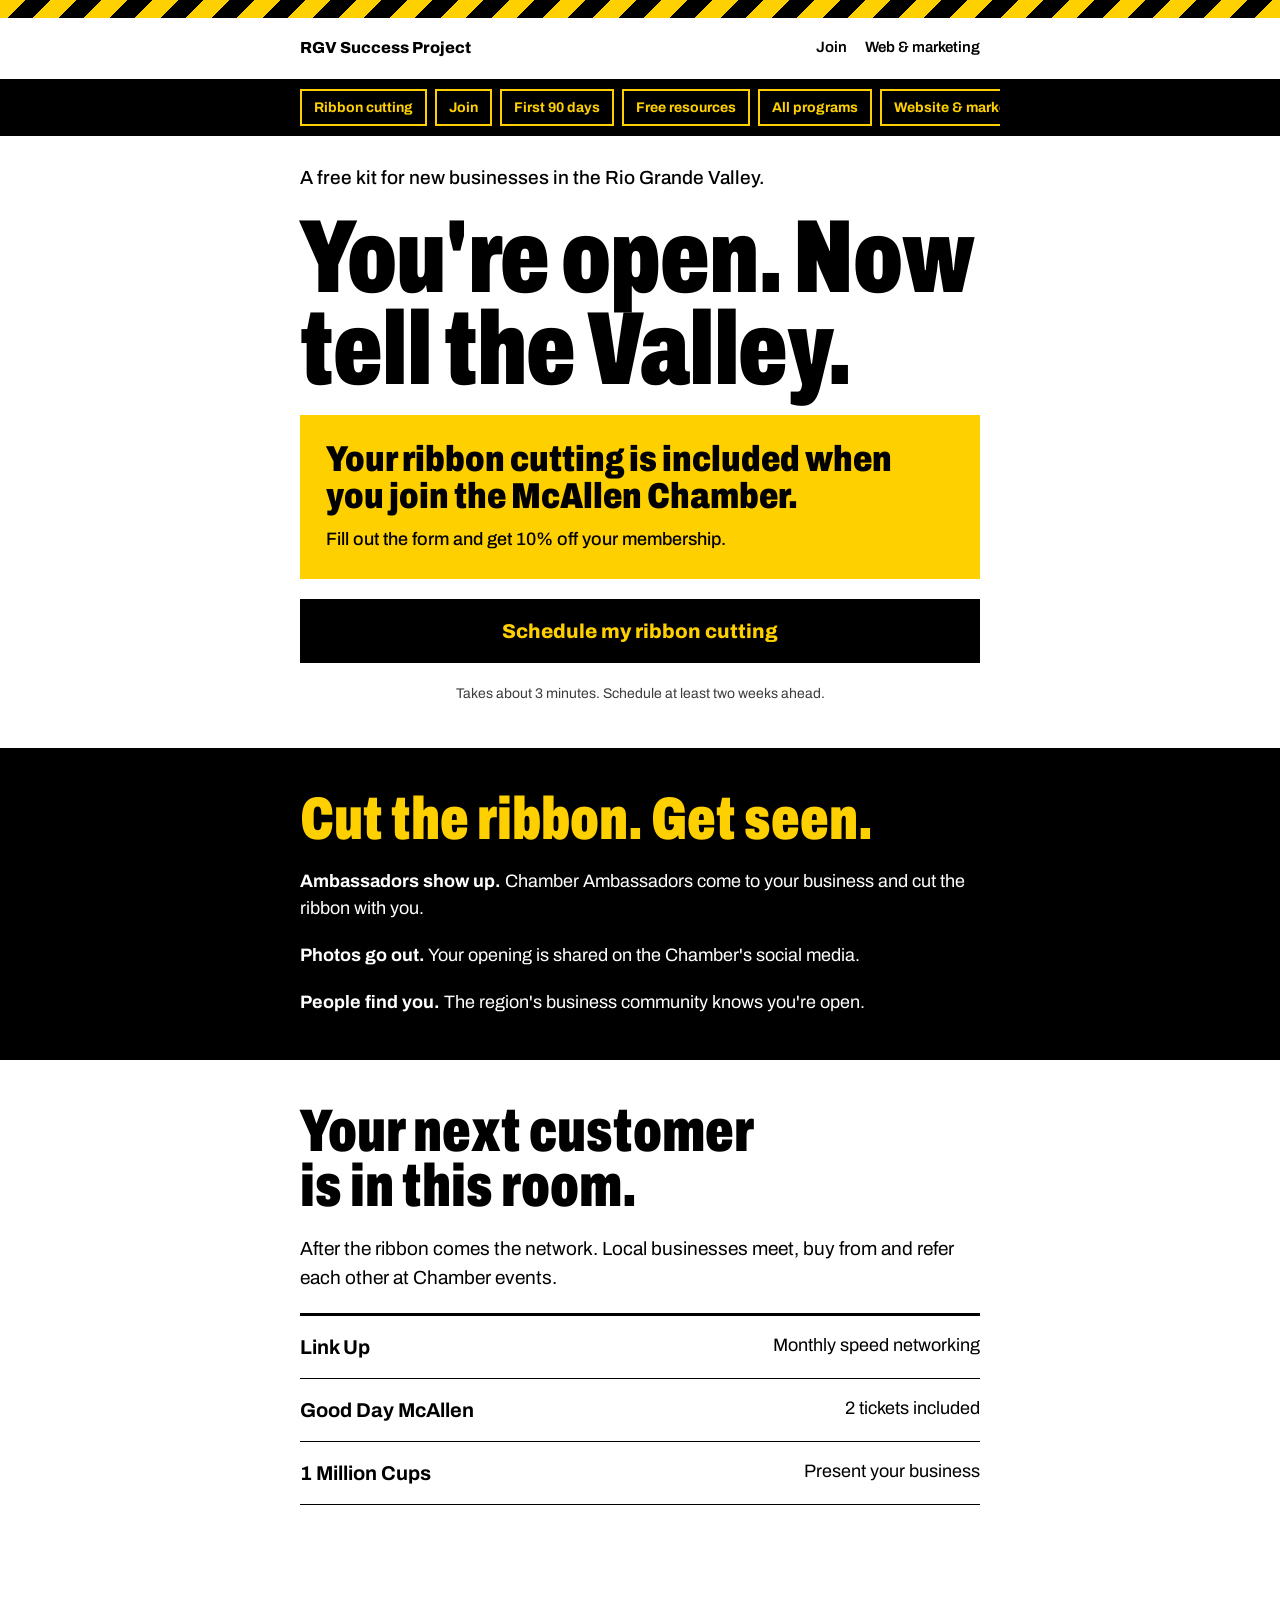
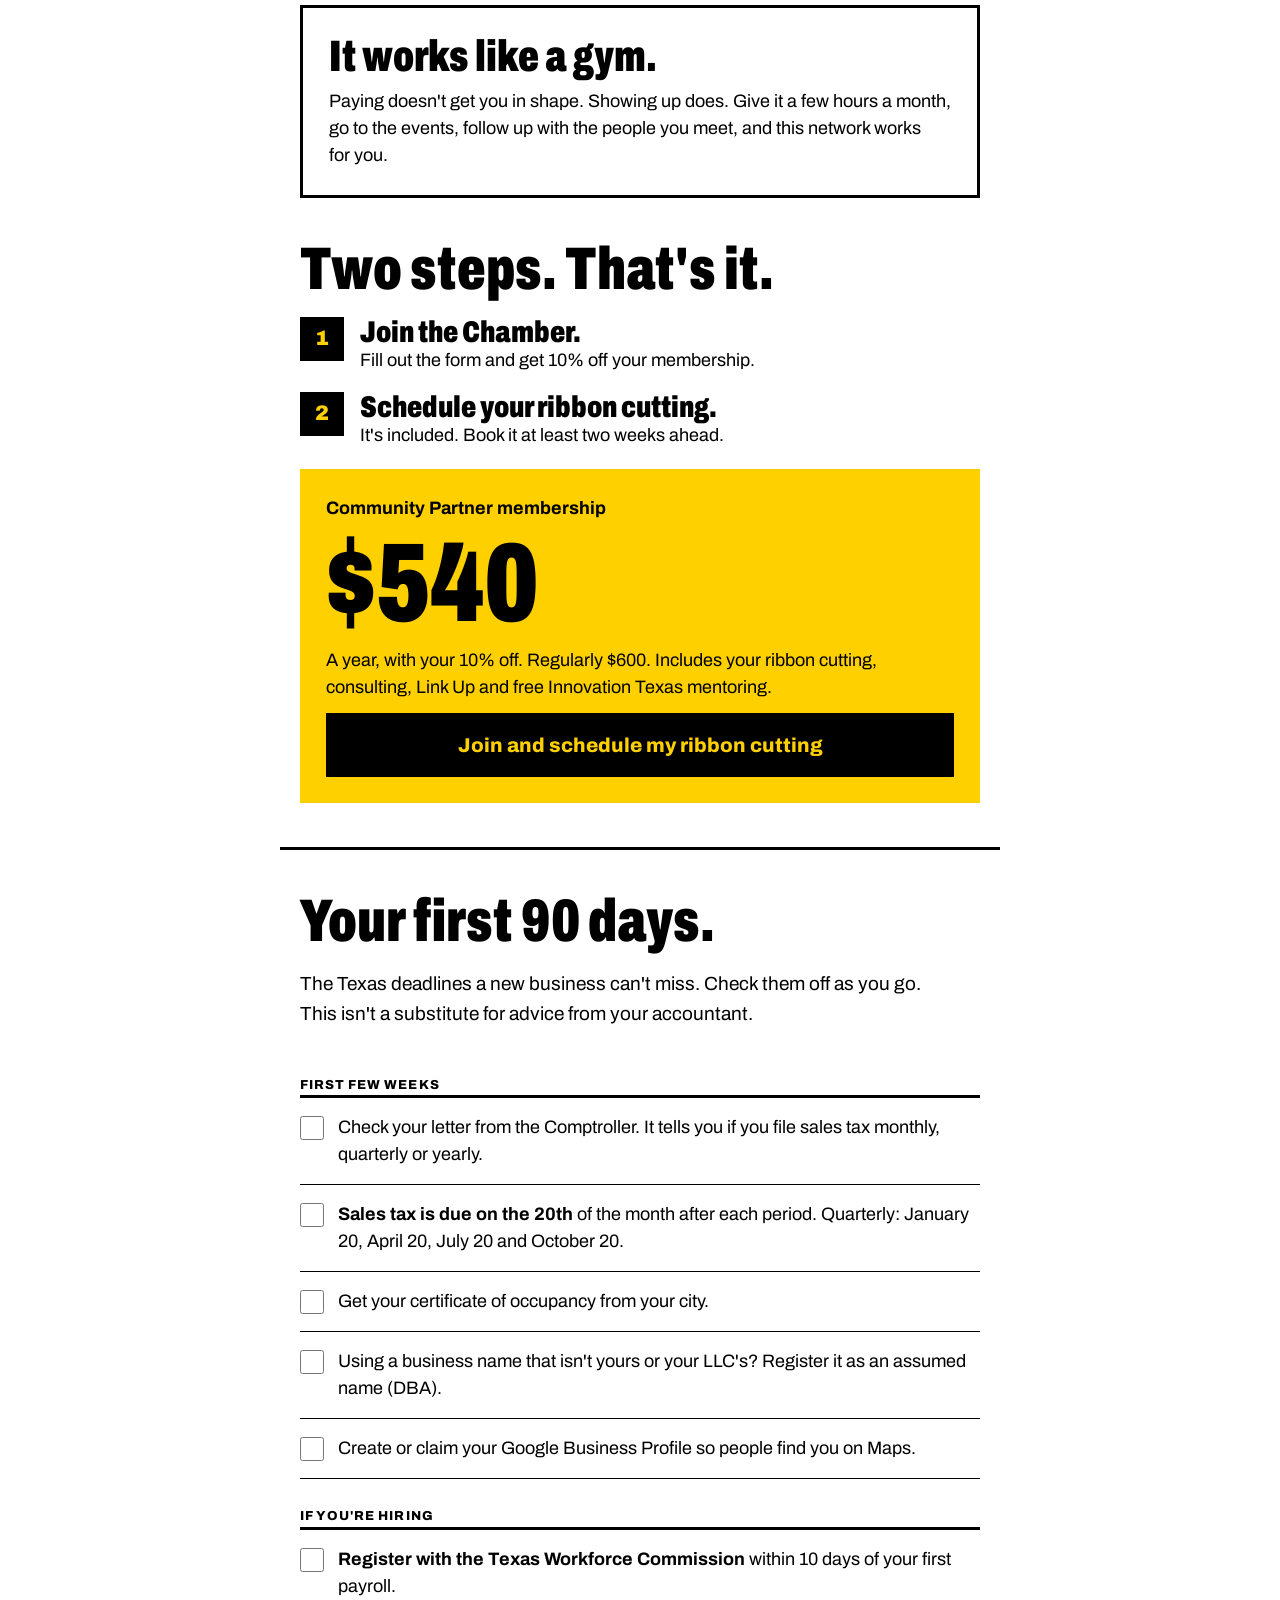
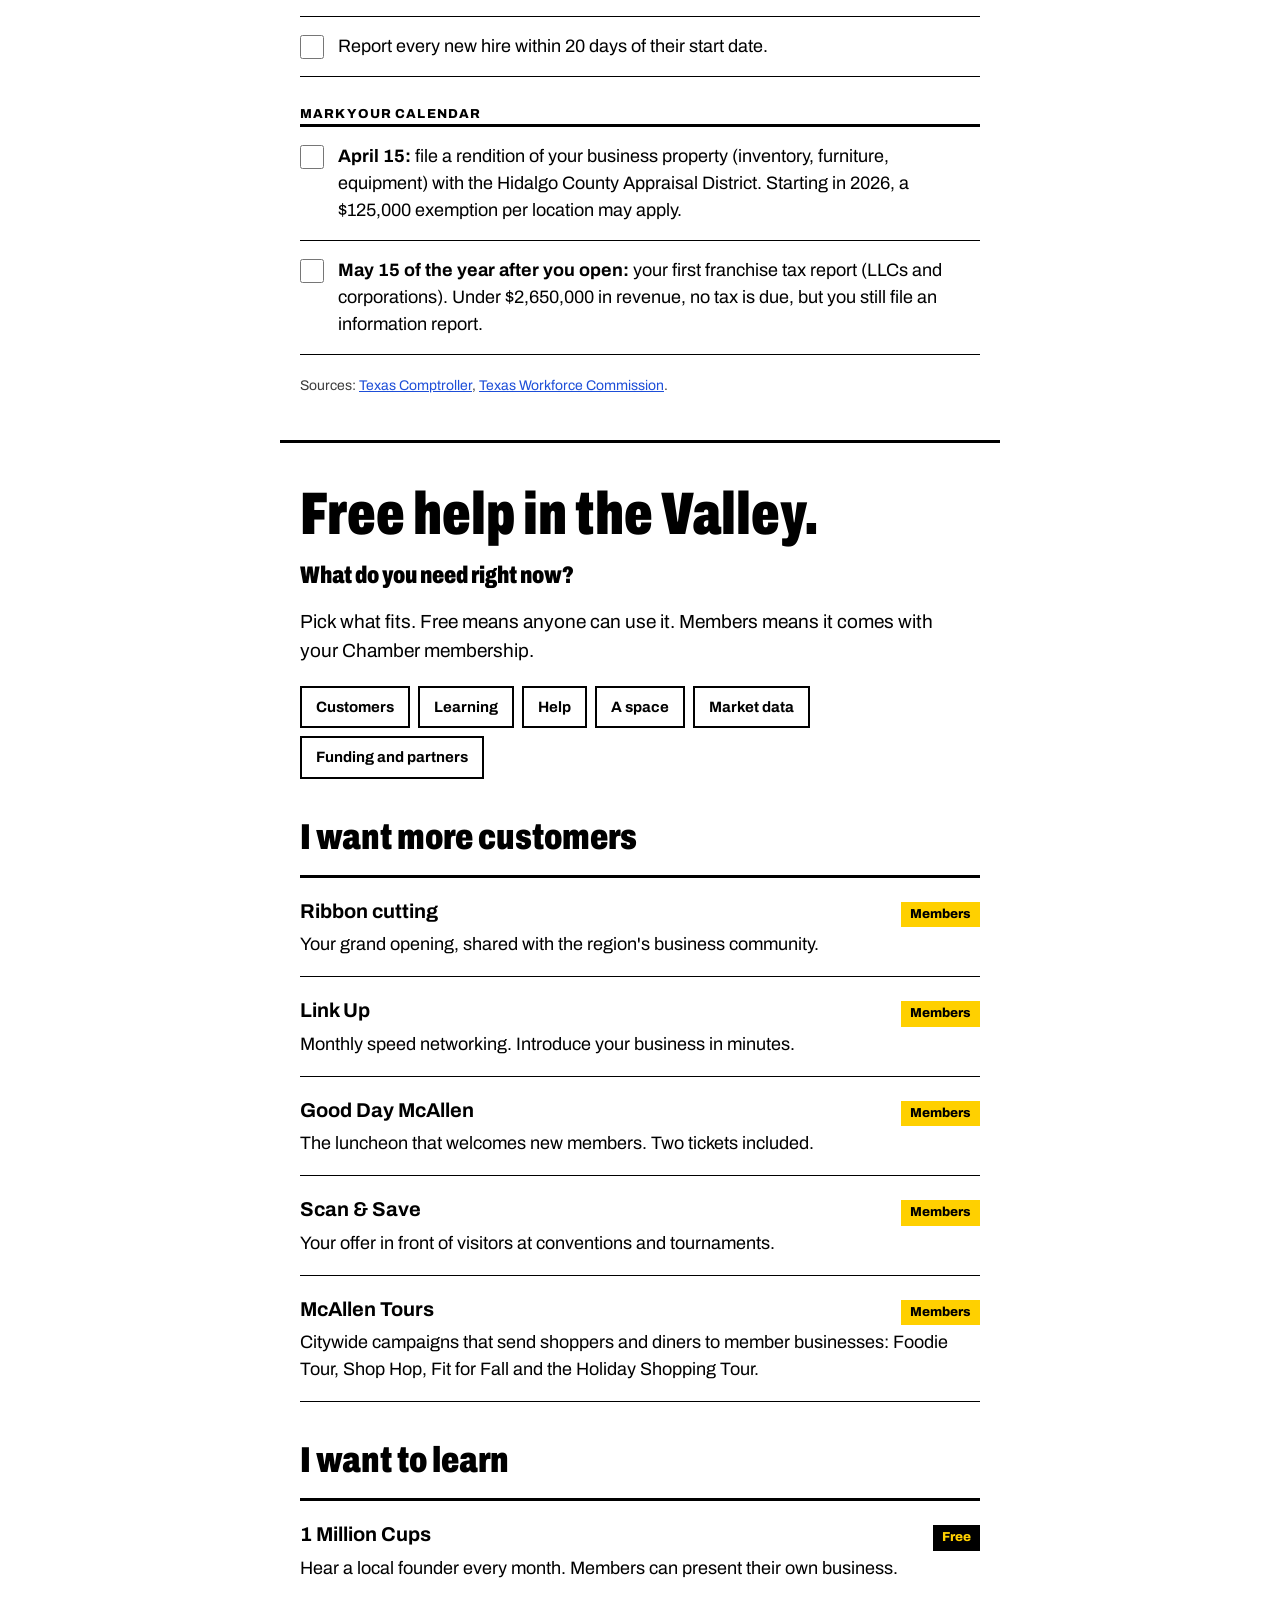
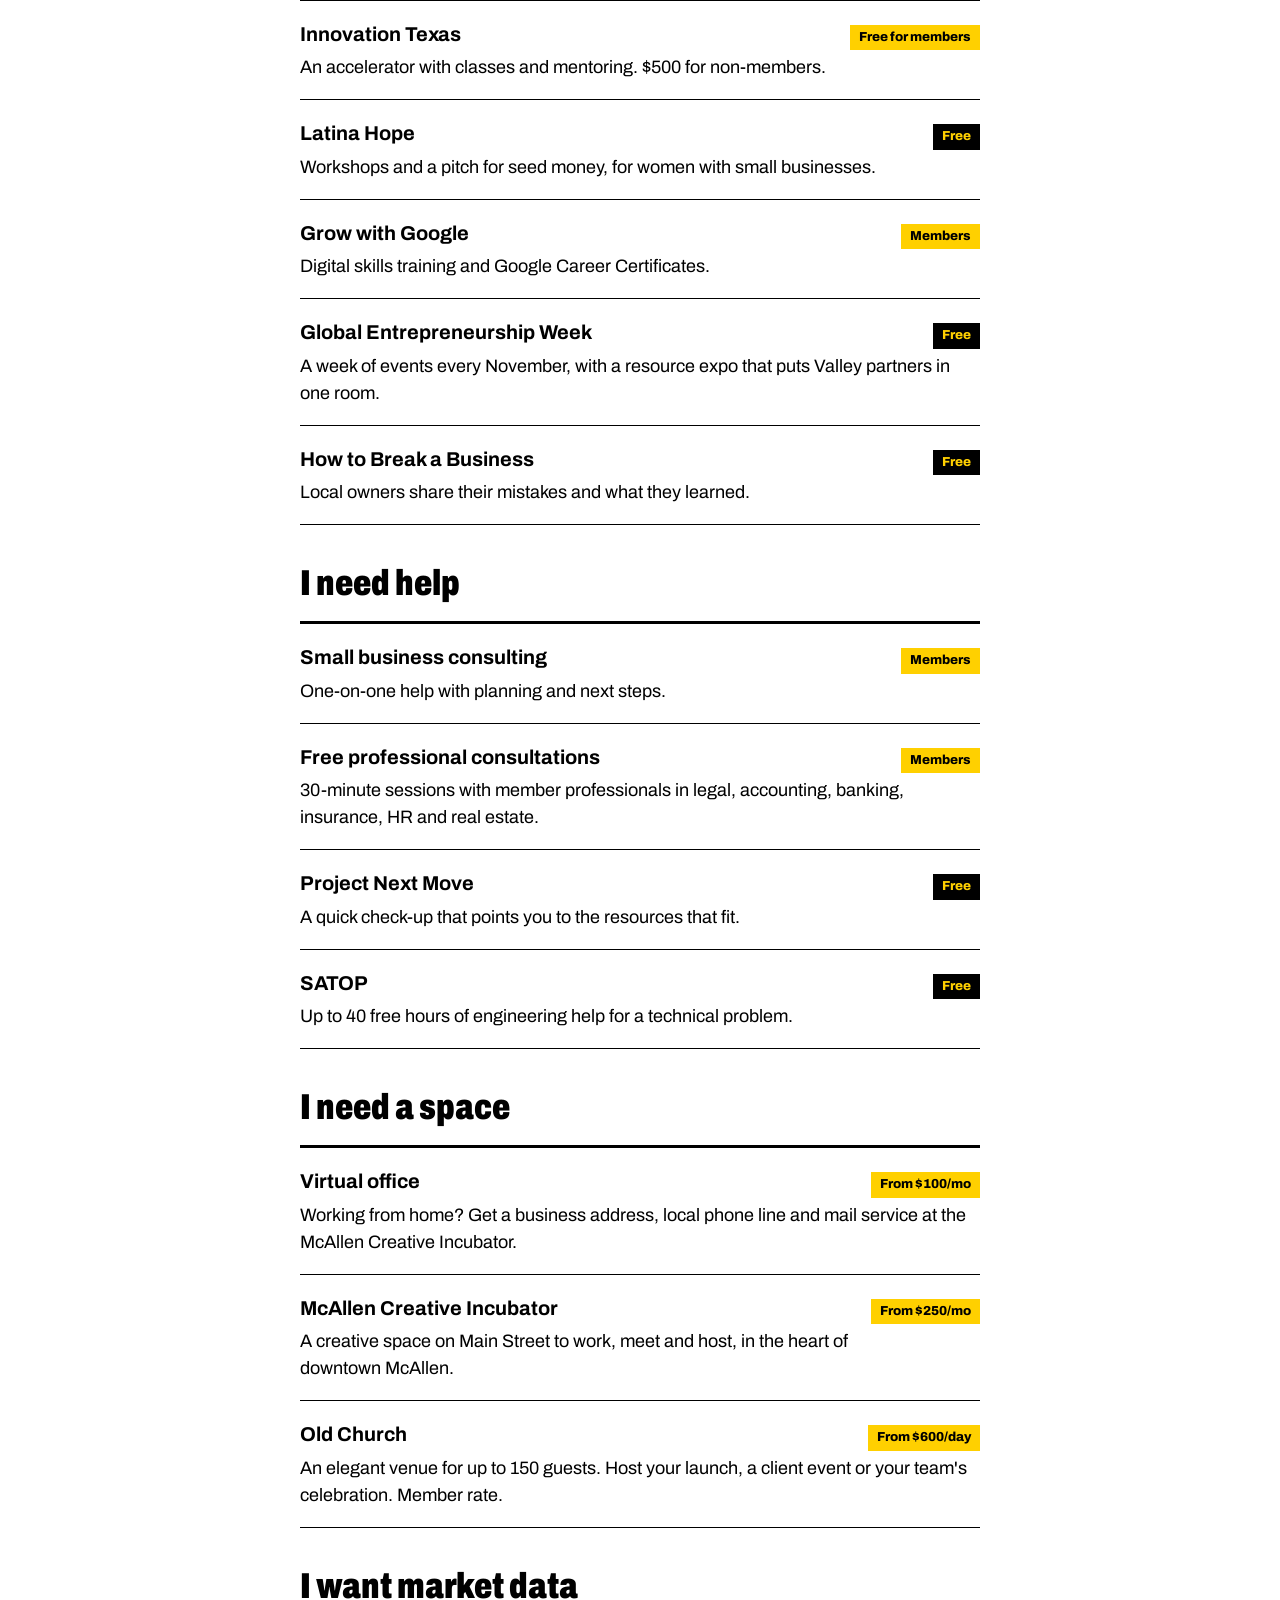
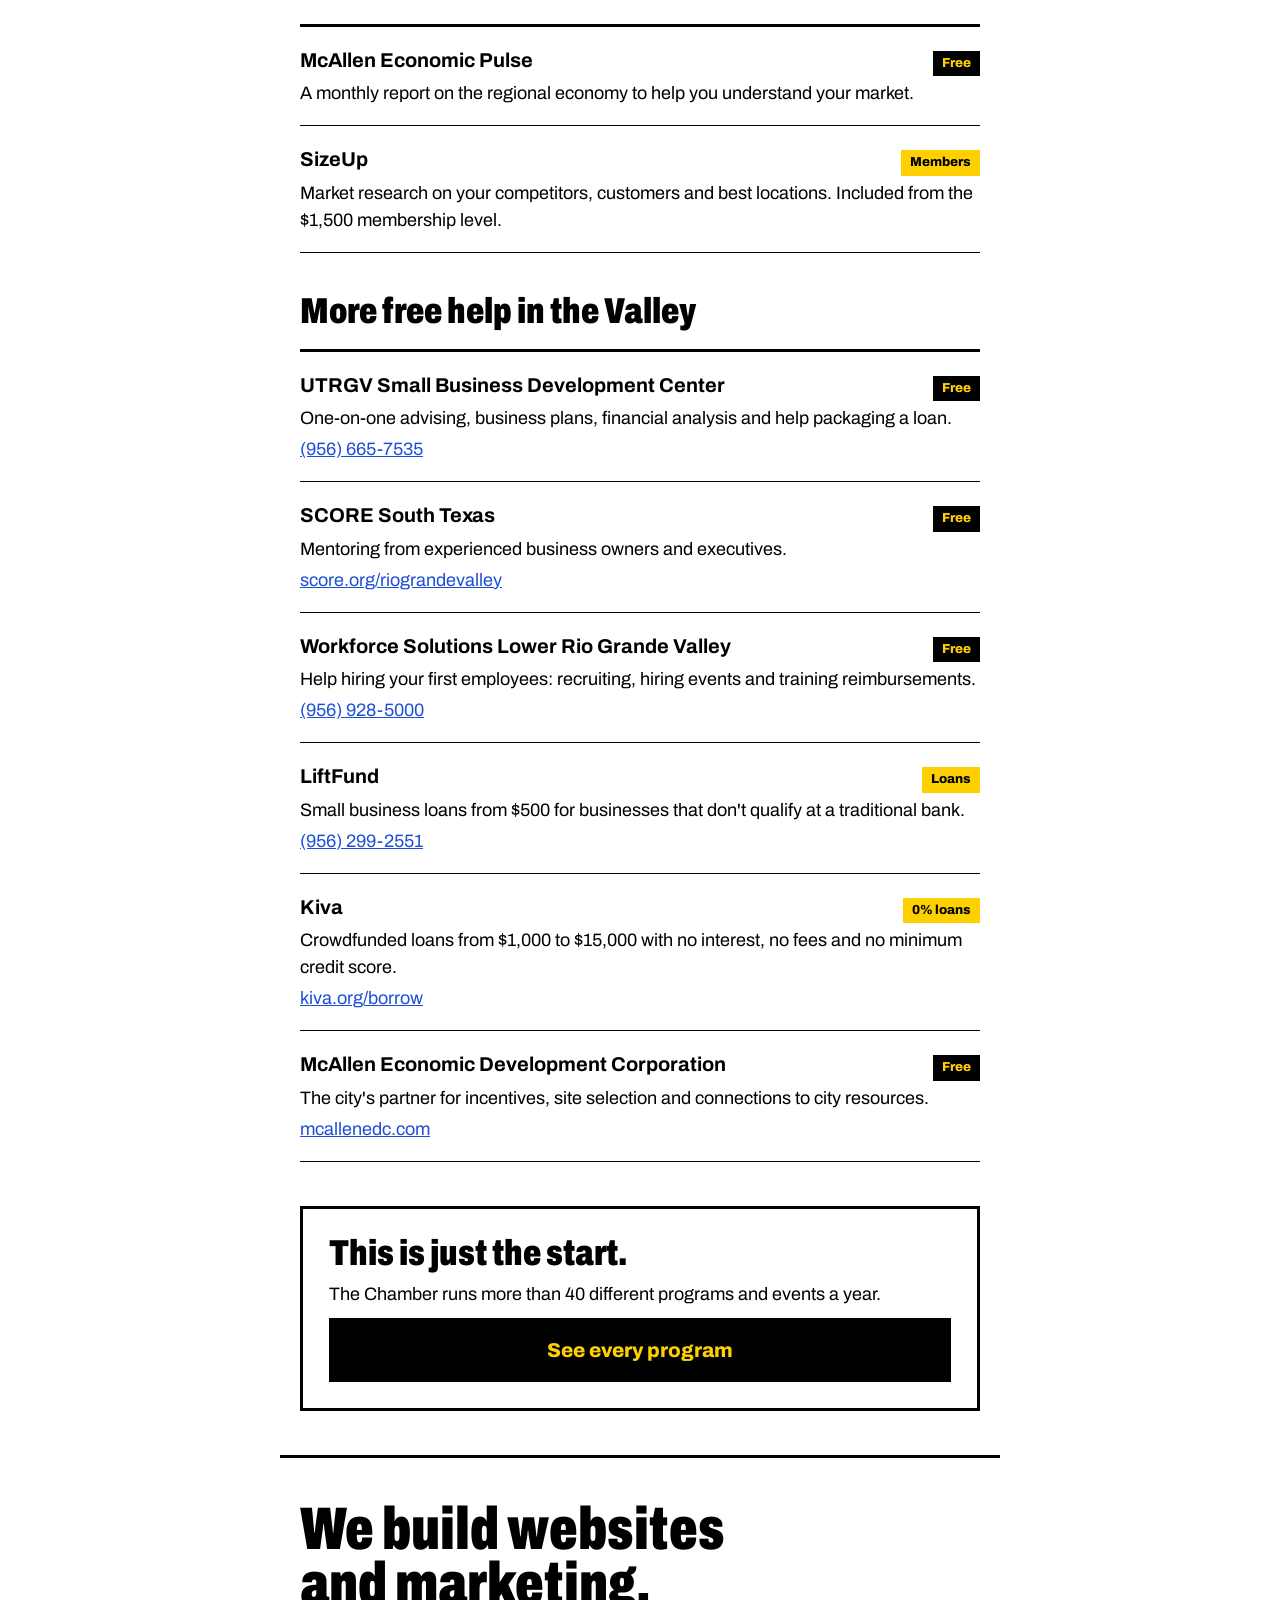
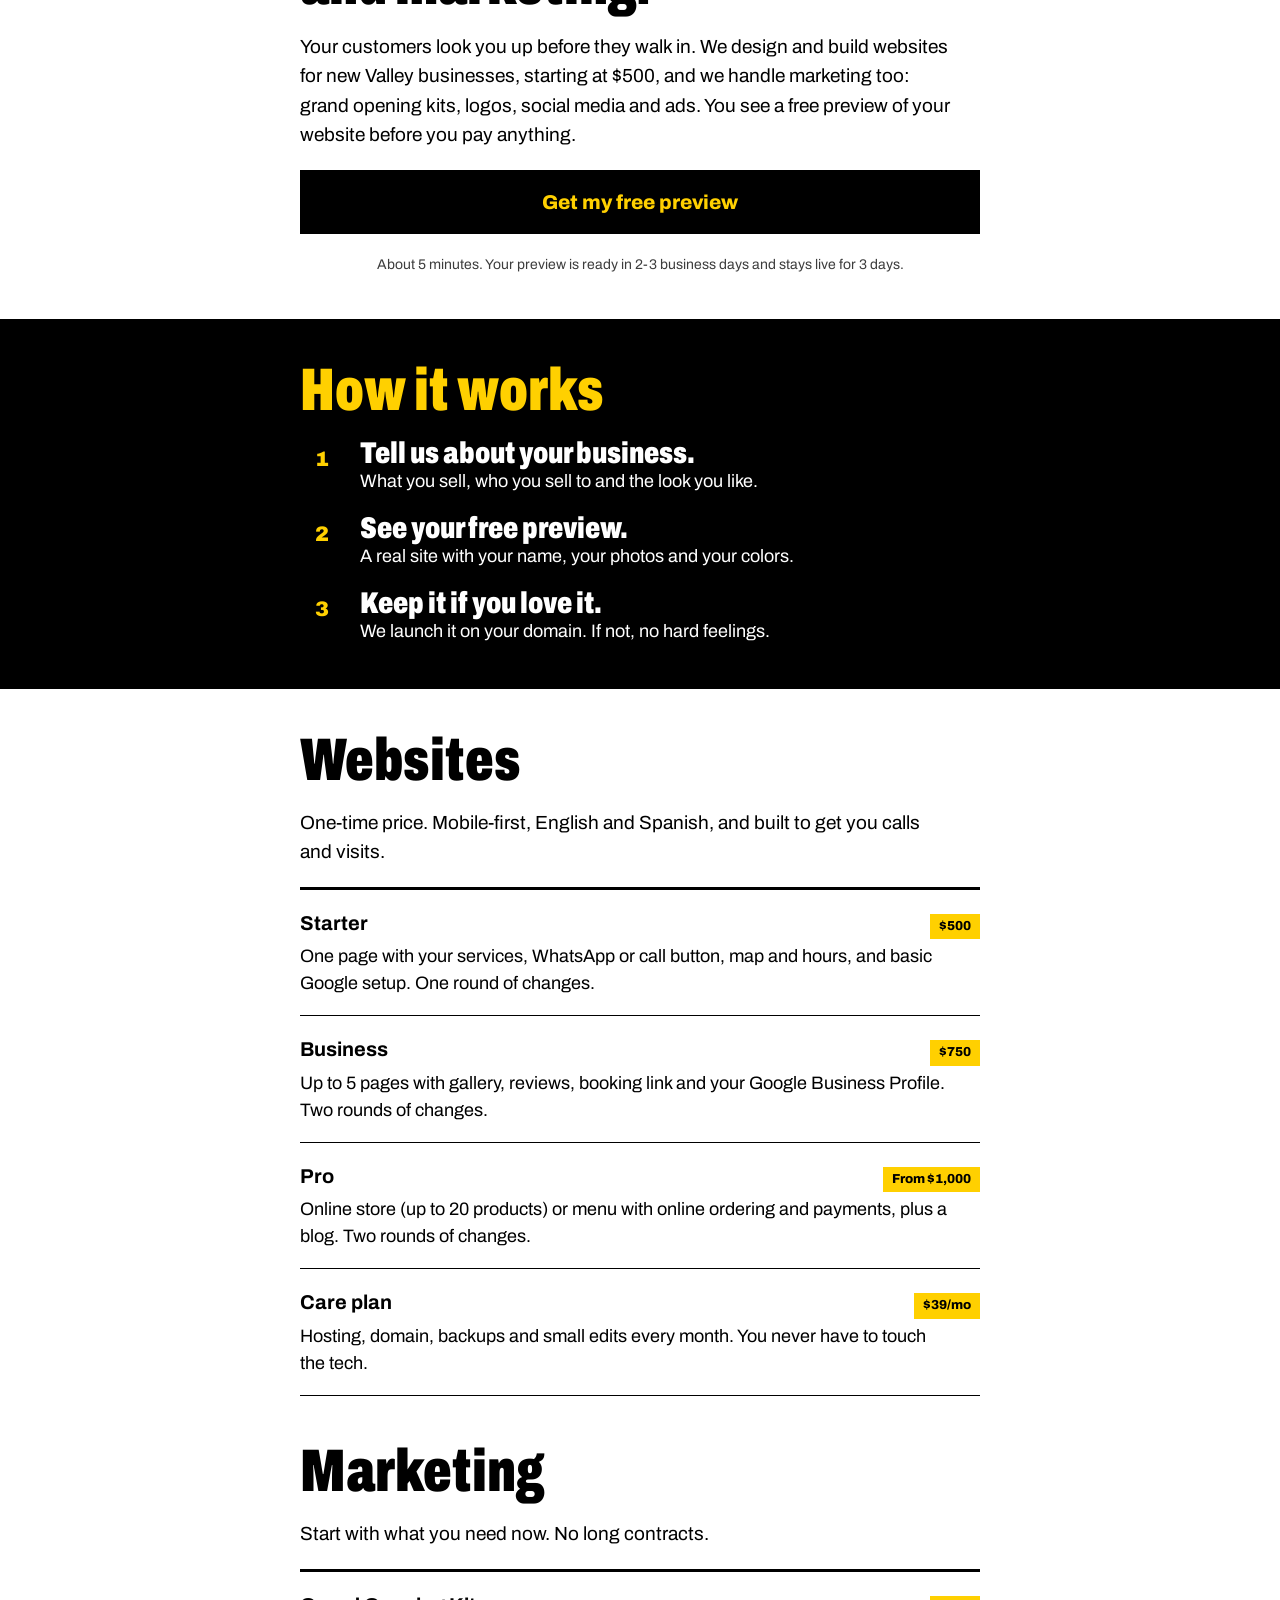
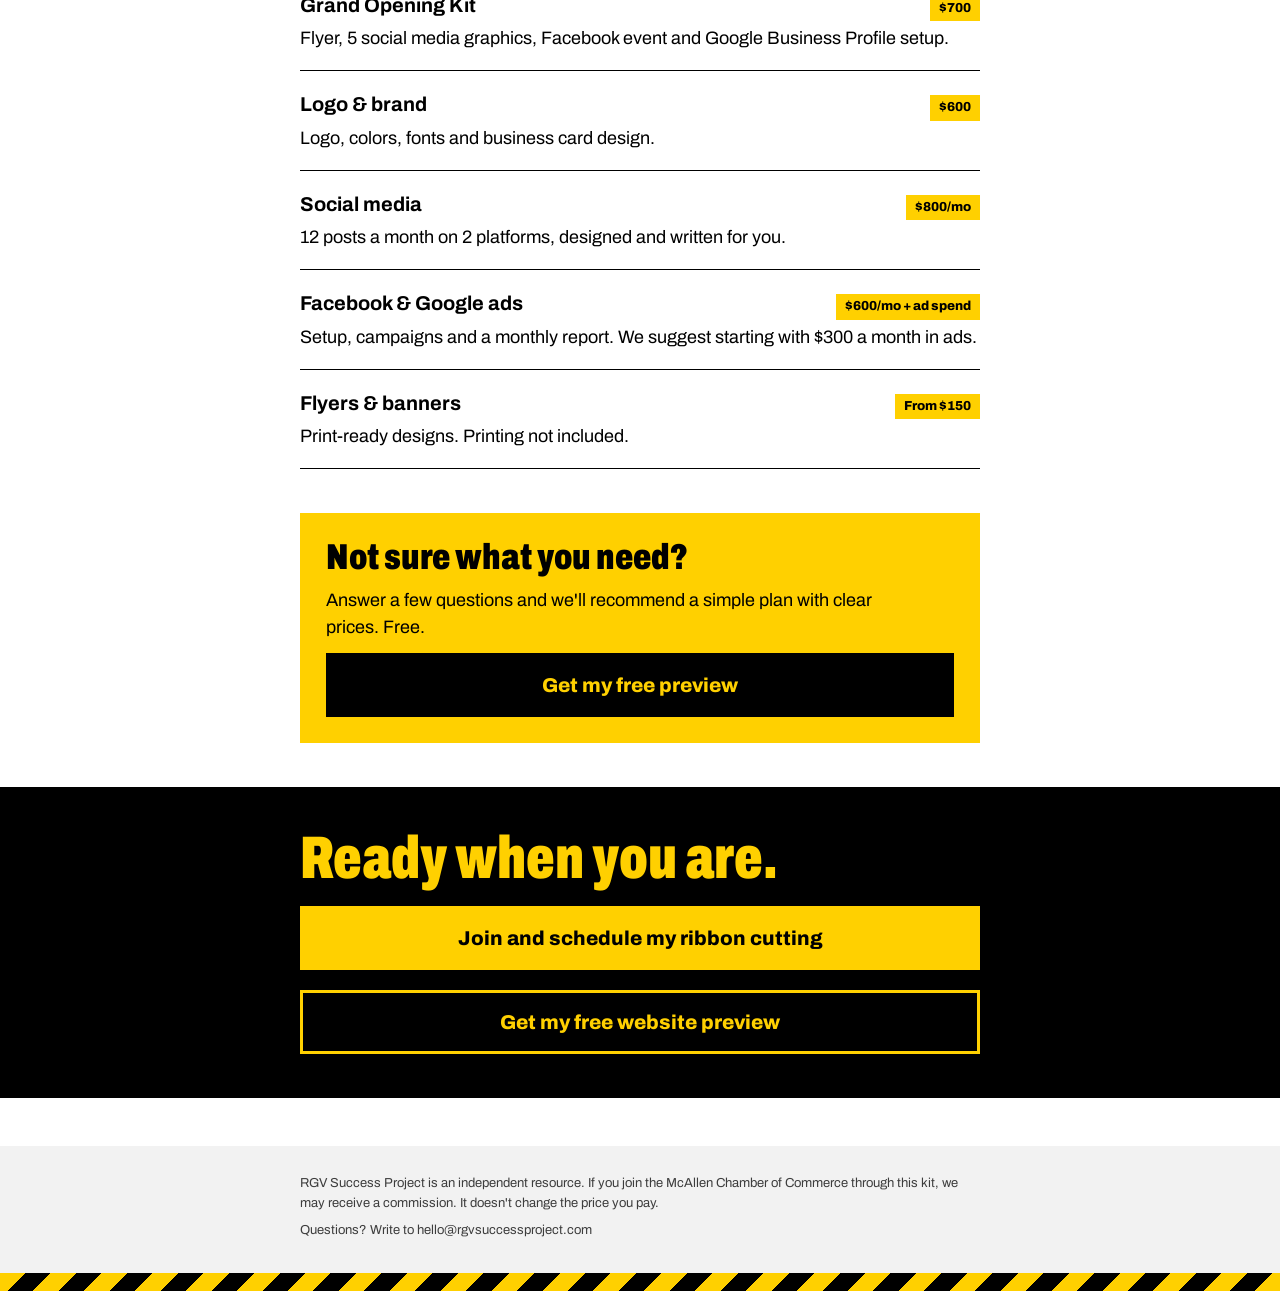
<file: grow/index.html>
<!doctype html><html lang="en"><head><meta charset="utf-8"><title>RGV Success Project</title>
<script async src="https://www.googletagmanager.com/gtag/js?id=G-5PVTMJ2XBE"></script>
<link rel="canonical" href="https://rgvsuccessproject.com/#grow">
<meta http-equiv="refresh" content="0; url=/#grow">
<script>location.replace('/'+location.search+'#grow');</script></head>
<body><a href="/#grow">Continue</a></body></html>
</file>
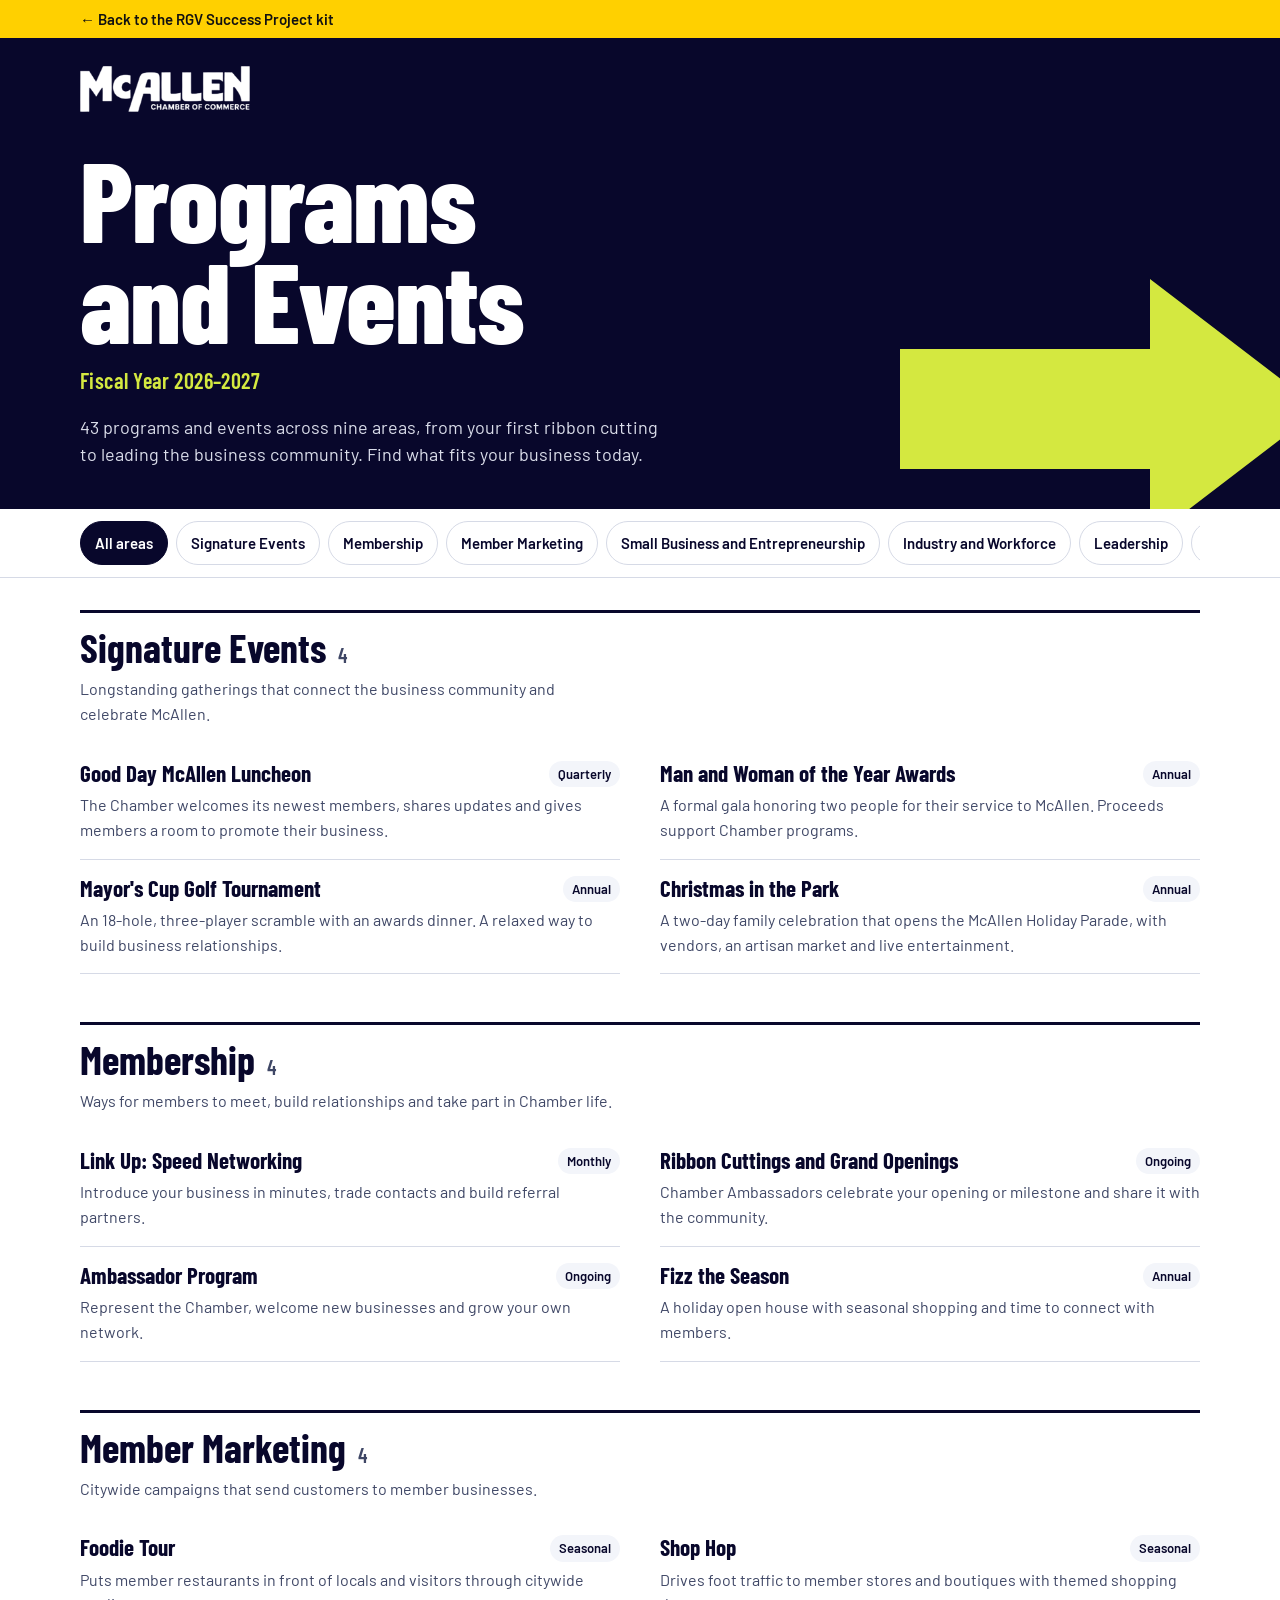
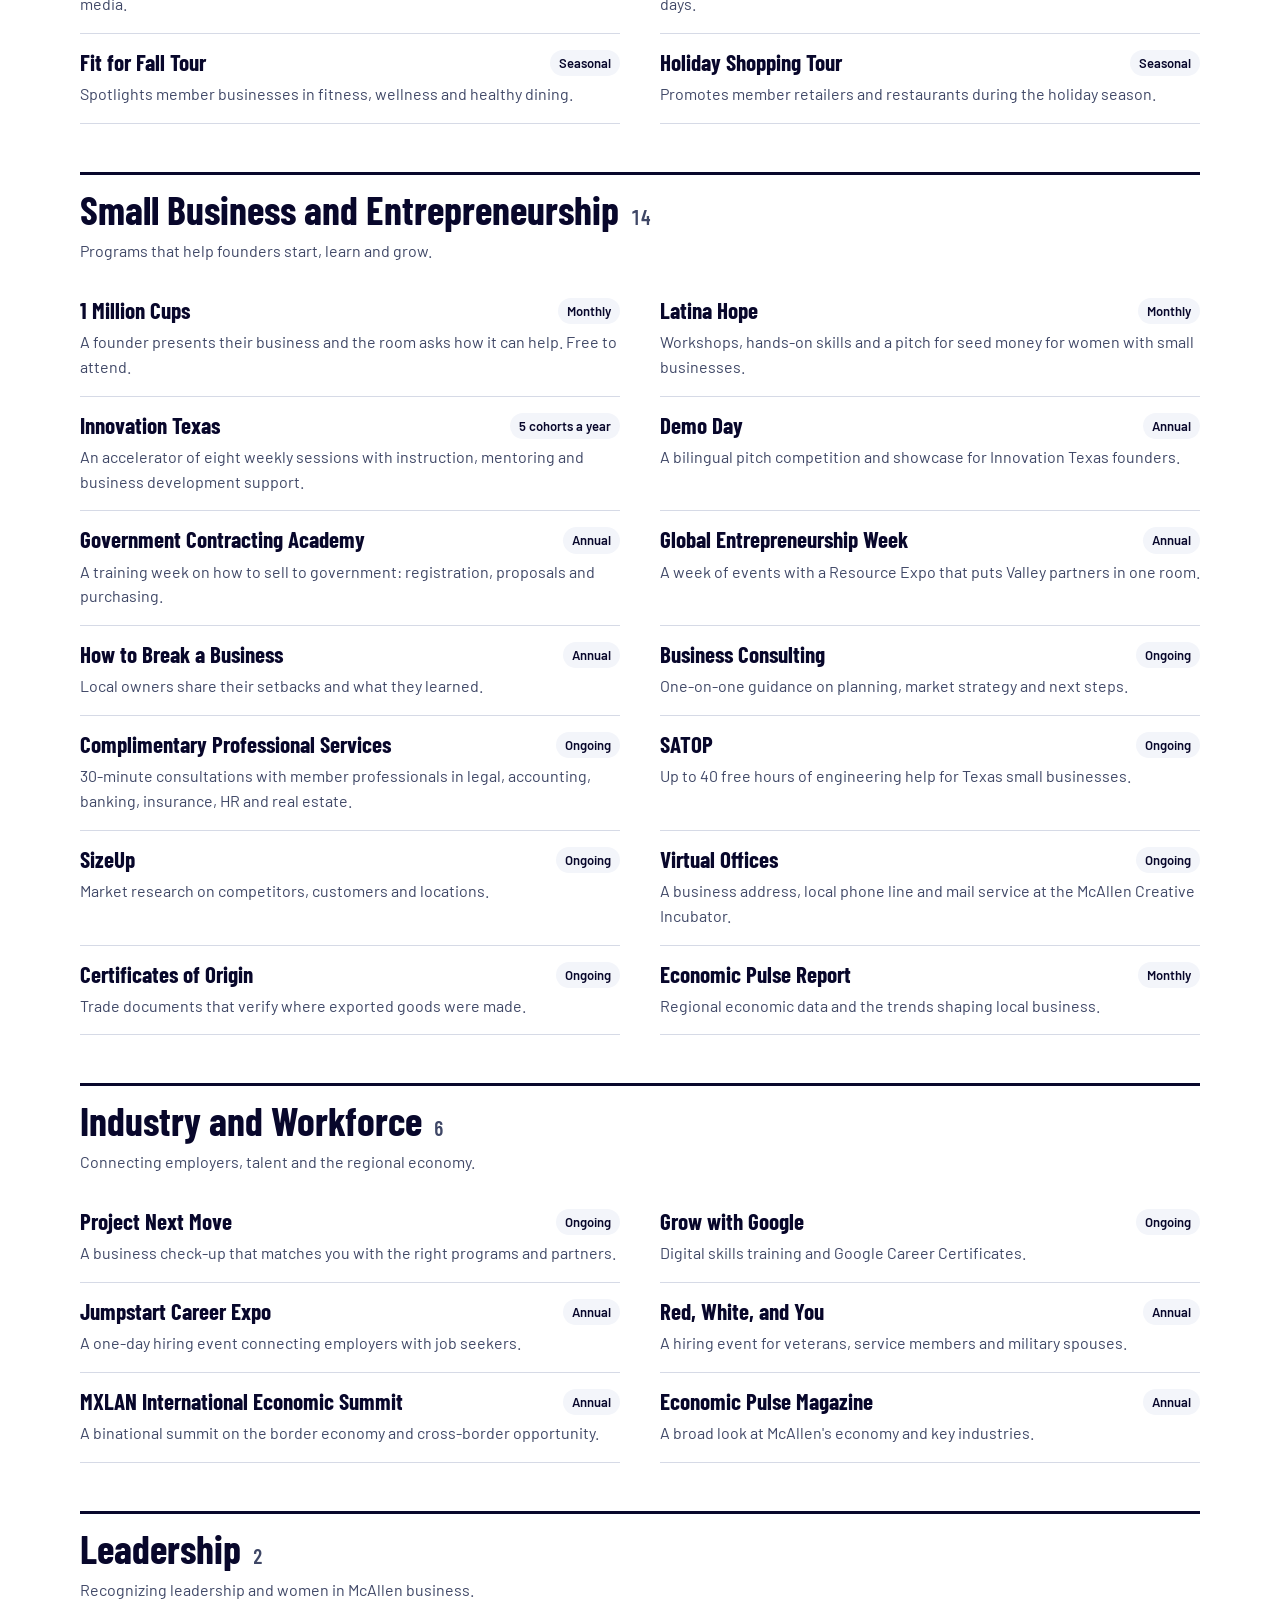
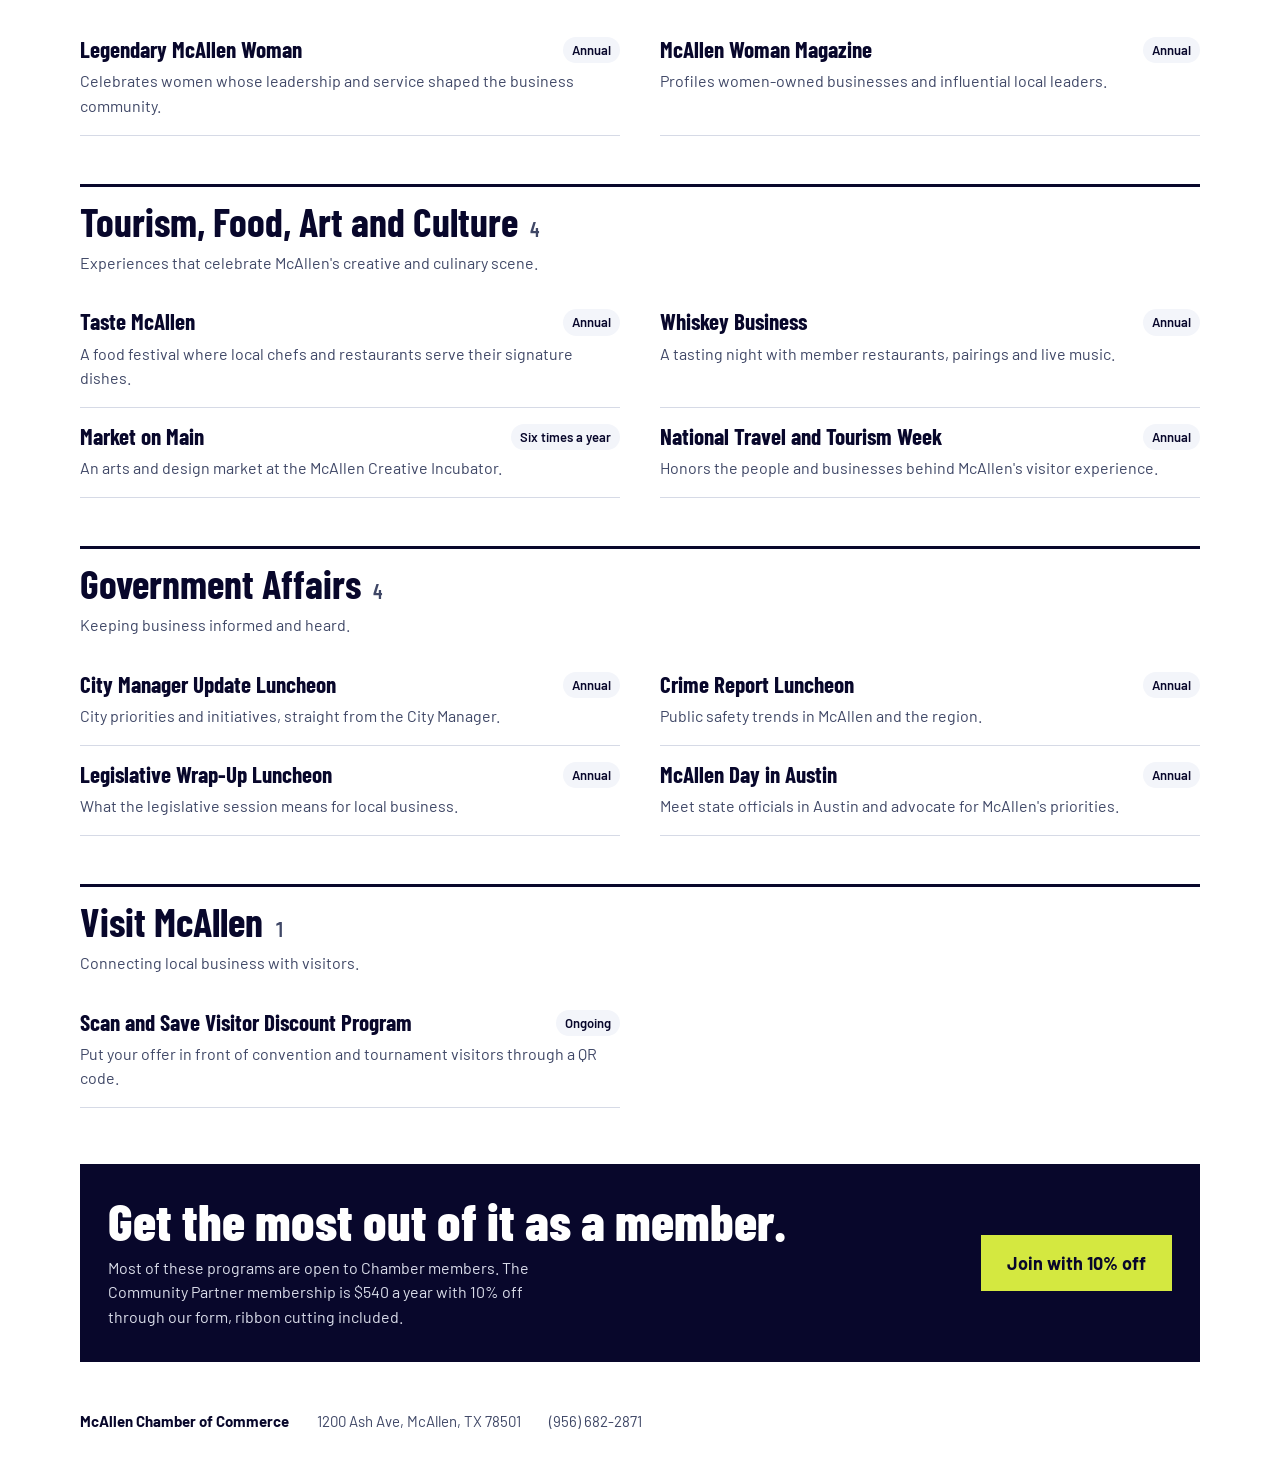
<file: programs/index.html>
<!doctype html>
<html lang="en"><head><meta charset="utf-8"><meta name="viewport" content="width=device-width, initial-scale=1, viewport-fit=cover">
<style>body{margin:0}img{max-width:100%}[hidden]{display:none!important}</style>
<title>Every Chamber Program | RGV Success Project</title>
<script async src="https://www.googletagmanager.com/gtag/js?id=G-5PVTMJ2XBE"></script>
<script>
window.dataLayer=window.dataLayer||[];function gtag(){dataLayer.push(arguments);}
gtag('js',new Date());gtag('config','G-5PVTMJ2XBE');
document.addEventListener('click',function(e){var a=e.target.closest('a');if(a&&/forms\.gle|docs\.google/.test(a.href))gtag('event','form_click',{link_text:a.textContent.trim(),link_url:a.href});});
</script>
<meta name="description" content="Every program and event the McAllen Chamber of Commerce runs for businesses, sorted by area.">
<link rel="stylesheet" href="https://fonts.googleapis.com/css2?family=Barlow+Condensed:wght@500;600;700;800&family=Barlow:wght@400;500;600&display=swap">
<style>
/* Layout: navy brand band with the chartreuse arrow, sticky area filter, then program areas as two-column lists */
:root{
 --navy:#08072B; --blue:#185097; --lime:#D4E840;
 --bg:#FFFFFF; --surface:#F3F5FA; --fg:#08072B; --muted:#3F4766; --line:#D6DAE6; --link:#185097; --chip-on:#08072B; --chip-on-fg:#FFFFFF;
 --display:'Barlow Condensed','Arial Narrow',Arial,sans-serif; --body:'Barlow',Arial,sans-serif;
}
@media (prefers-color-scheme: dark){:root:not([data-theme="light"]){--bg:#08072B;--surface:#11103A;--fg:#F2F4FA;--muted:#B7BDD6;--line:#262552;--link:#D4E840;--chip-on:#D4E840;--chip-on-fg:#08072B;color-scheme:dark}}
:root[data-theme="dark"]{--bg:#08072B;--surface:#11103A;--fg:#F2F4FA;--muted:#B7BDD6;--line:#262552;--link:#D4E840;--chip-on:#D4E840;--chip-on-fg:#08072B;color-scheme:dark}
*{box-sizing:border-box}
body{background:var(--bg);color:var(--fg);font-family:var(--body);font-size:16px;line-height:1.55;margin:0}
a{color:var(--link)}
.band{background:var(--navy);color:#FFFFFF;padding-inline:max(16px,calc((100% - 1120px)/2));padding-block:28px 40px;position:relative;overflow:hidden}
.band img{width:170px;height:auto;display:block}
.band h1{font-family:var(--display);font-weight:800;font-size:clamp(48px,11vw,112px);line-height:.9;margin:36px 0 0;letter-spacing:-.01em;text-wrap:balance;max-width:11ch}
.band .fy{font-family:var(--display);font-weight:600;font-size:22px;color:var(--lime);margin-top:14px;letter-spacing:.02em}
.band p{max-width:58ch;color:#DADDEA;font-size:18px;margin:16px 0 0}
.arrow{position:absolute;right:-40px;bottom:-30px;width:min(46vw,420px);height:auto;opacity:1;pointer-events:none}
.filter{position:sticky;top:env(safe-area-inset-top,0px);z-index:2;background:var(--bg);border-bottom:1px solid var(--line);padding-inline:max(16px,calc((100% - 1120px)/2));padding-block:12px}
.chips{display:flex;gap:8px;overflow-x:auto;scrollbar-width:none}
.chips::-webkit-scrollbar{display:none}
.chip{flex:none;font:600 15px/1 var(--body);padding:11px 14px;border:1.5px solid var(--line);background:transparent;color:var(--fg);border-radius:999px;cursor:pointer;min-height:44px}
.chip:hover{border-color:var(--fg)}
.chip[aria-pressed="true"]{background:var(--chip-on);color:var(--chip-on-fg);border-color:var(--chip-on)}
.chip:focus-visible{outline:3px solid var(--blue);outline-offset:2px}
main{padding-inline:max(16px,calc((100% - 1120px)/2));padding-block:32px 24px;display:flex;flex-direction:column;gap:48px}
.cat-head{display:flex;align-items:baseline;gap:12px;border-top:3px solid var(--fg);padding-top:14px}
.cat-head h2{font-family:var(--display);font-weight:700;font-size:clamp(30px,5vw,40px);line-height:1;margin:0;text-wrap:balance}
.count{font-family:var(--display);font-weight:600;font-size:20px;color:var(--muted);font-variant-numeric:tabular-nums}
.cat-desc{margin:6px 0 0;color:var(--muted);max-width:60ch}
.progs{list-style:none;margin:18px 0 0;padding:0;display:grid;grid-template-columns:repeat(2,minmax(0,1fr));column-gap:40px}
.prog{padding:16px 0;border-bottom:1px solid var(--line);min-width:0}
.prog-head{display:flex;justify-content:space-between;align-items:flex-start;gap:12px}
.prog h3{font-family:var(--display);font-weight:700;font-size:23px;line-height:1.1;margin:0}
.cad{flex:none;font-size:13px;font-weight:600;padding:3px 9px;border-radius:999px;background:var(--surface);color:var(--fg);white-space:nowrap}
.prog p{margin:6px 0 0;color:var(--muted);max-width:60ch}
.join{margin-top:8px;background:var(--navy);color:#FFFFFF;padding:32px 28px;display:grid;grid-template-columns:minmax(0,1fr) auto;gap:20px;align-items:center}
.join h2{font-family:var(--display);font-weight:800;font-size:clamp(32px,6vw,52px);line-height:.95;margin:0;text-wrap:balance}
.join p{margin:10px 0 0;color:#DADDEA;max-width:52ch}
.join a{display:inline-flex;align-items:center;justify-content:center;min-height:56px;padding:0 26px;background:var(--lime);color:#08072B;font:700 18px/1 var(--body);text-decoration:none;white-space:nowrap}
.join a:hover{background:#FFFFFF}
.join a:focus-visible{outline:3px solid #FFFFFF;outline-offset:3px}
footer{padding-inline:max(16px,calc((100% - 1120px)/2));padding-block:24px 40px;color:var(--muted);font-size:15px;display:flex;flex-wrap:wrap;gap:8px 28px}
footer strong{color:var(--fg)}
@media (max-width:720px){.progs{grid-template-columns:minmax(0,1fr)}.join{grid-template-columns:minmax(0,1fr)}.arrow{width:260px;right:-70px;bottom:-40px;opacity:.9}}
@media (prefers-reduced-motion:no-preference){.arrow{animation:slide .9s cubic-bezier(.2,.8,.2,1) both}@keyframes slide{from{transform:translateX(60px)}to{transform:none}}}
</style>

</head>
<body>
<a href="../" style="display:block;background:#FFD000;color:#111;font:600 15px/1.2 Barlow,Arial,sans-serif;padding:10px max(16px,calc((100% - 1120px)/2));text-decoration:none">&larr; Back to the RGV Success Project kit</a>
<header class="band">
<img src="[data-uri]" alt="McAllen Chamber of Commerce">
<h1>Programs and Events</h1>
<div class="fy">Fiscal Year 2026&#8211;2027</div>
<p>43 programs and events across nine areas, from your first ribbon cutting to leading the business community. Find what fits your business today.</p>
<svg class="arrow" viewBox="0 0 420 260" aria-hidden="true"><path d="M0 70 H250 L250 0 L420 130 L250 260 L250 190 H0 Z" fill="#D4E840"/></svg>
</header>

<nav class="filter" aria-label="Filter by area">
<div class="chips" id="chips">
<button type="button" class="chip" data-cat="all" aria-pressed="true">All areas</button>
<button type="button" class="chip" data-cat="signature" aria-pressed="false">Signature Events</button>
<button type="button" class="chip" data-cat="membership" aria-pressed="false">Membership</button>
<button type="button" class="chip" data-cat="marketing" aria-pressed="false">Member Marketing</button>
<button type="button" class="chip" data-cat="smallbiz" aria-pressed="false">Small Business and Entrepreneurship</button>
<button type="button" class="chip" data-cat="workforce" aria-pressed="false">Industry and Workforce</button>
<button type="button" class="chip" data-cat="leadership" aria-pressed="false">Leadership</button>
<button type="button" class="chip" data-cat="culture" aria-pressed="false">Tourism, Food, Art and Culture</button>
<button type="button" class="chip" data-cat="gov" aria-pressed="false">Government Affairs</button>
<button type="button" class="chip" data-cat="visit" aria-pressed="false">Visit McAllen</button>
</div>
</nav>

<main id="list">
<section class="cat" data-cat="signature" id="signature"><header class="cat-head"><h2>Signature Events</h2><span class="count">4</span></header><p class="cat-desc">Longstanding gatherings that connect the business community and celebrate McAllen.</p><ul class="progs"><li class="prog"><div class="prog-head"><h3>Good Day McAllen Luncheon</h3><span class="cad">Quarterly</span></div><p>The Chamber welcomes its newest members, shares updates and gives members a room to promote their business.</p></li>
<li class="prog"><div class="prog-head"><h3>Man and Woman of the Year Awards</h3><span class="cad">Annual</span></div><p>A formal gala honoring two people for their service to McAllen. Proceeds support Chamber programs.</p></li>
<li class="prog"><div class="prog-head"><h3>Mayor&#x27;s Cup Golf Tournament</h3><span class="cad">Annual</span></div><p>An 18-hole, three-player scramble with an awards dinner. A relaxed way to build business relationships.</p></li>
<li class="prog"><div class="prog-head"><h3>Christmas in the Park</h3><span class="cad">Annual</span></div><p>A two-day family celebration that opens the McAllen Holiday Parade, with vendors, an artisan market and live entertainment.</p></li></ul></section>
<section class="cat" data-cat="membership" id="membership"><header class="cat-head"><h2>Membership</h2><span class="count">4</span></header><p class="cat-desc">Ways for members to meet, build relationships and take part in Chamber life.</p><ul class="progs"><li class="prog"><div class="prog-head"><h3>Link Up: Speed Networking</h3><span class="cad">Monthly</span></div><p>Introduce your business in minutes, trade contacts and build referral partners.</p></li>
<li class="prog"><div class="prog-head"><h3>Ribbon Cuttings and Grand Openings</h3><span class="cad">Ongoing</span></div><p>Chamber Ambassadors celebrate your opening or milestone and share it with the community.</p></li>
<li class="prog"><div class="prog-head"><h3>Ambassador Program</h3><span class="cad">Ongoing</span></div><p>Represent the Chamber, welcome new businesses and grow your own network.</p></li>
<li class="prog"><div class="prog-head"><h3>Fizz the Season</h3><span class="cad">Annual</span></div><p>A holiday open house with seasonal shopping and time to connect with members.</p></li></ul></section>
<section class="cat" data-cat="marketing" id="marketing"><header class="cat-head"><h2>Member Marketing</h2><span class="count">4</span></header><p class="cat-desc">Citywide campaigns that send customers to member businesses.</p><ul class="progs"><li class="prog"><div class="prog-head"><h3>Foodie Tour</h3><span class="cad">Seasonal</span></div><p>Puts member restaurants in front of locals and visitors through citywide media.</p></li>
<li class="prog"><div class="prog-head"><h3>Shop Hop</h3><span class="cad">Seasonal</span></div><p>Drives foot traffic to member stores and boutiques with themed shopping days.</p></li>
<li class="prog"><div class="prog-head"><h3>Fit for Fall Tour</h3><span class="cad">Seasonal</span></div><p>Spotlights member businesses in fitness, wellness and healthy dining.</p></li>
<li class="prog"><div class="prog-head"><h3>Holiday Shopping Tour</h3><span class="cad">Seasonal</span></div><p>Promotes member retailers and restaurants during the holiday season.</p></li></ul></section>
<section class="cat" data-cat="smallbiz" id="smallbiz"><header class="cat-head"><h2>Small Business and Entrepreneurship</h2><span class="count">14</span></header><p class="cat-desc">Programs that help founders start, learn and grow.</p><ul class="progs"><li class="prog"><div class="prog-head"><h3>1 Million Cups</h3><span class="cad">Monthly</span></div><p>A founder presents their business and the room asks how it can help. Free to attend.</p></li>
<li class="prog"><div class="prog-head"><h3>Latina Hope</h3><span class="cad">Monthly</span></div><p>Workshops, hands-on skills and a pitch for seed money for women with small businesses.</p></li>
<li class="prog"><div class="prog-head"><h3>Innovation Texas</h3><span class="cad">5 cohorts a year</span></div><p>An accelerator of eight weekly sessions with instruction, mentoring and business development support.</p></li>
<li class="prog"><div class="prog-head"><h3>Demo Day</h3><span class="cad">Annual</span></div><p>A bilingual pitch competition and showcase for Innovation Texas founders.</p></li>
<li class="prog"><div class="prog-head"><h3>Government Contracting Academy</h3><span class="cad">Annual</span></div><p>A training week on how to sell to government: registration, proposals and purchasing.</p></li>
<li class="prog"><div class="prog-head"><h3>Global Entrepreneurship Week</h3><span class="cad">Annual</span></div><p>A week of events with a Resource Expo that puts Valley partners in one room.</p></li>
<li class="prog"><div class="prog-head"><h3>How to Break a Business</h3><span class="cad">Annual</span></div><p>Local owners share their setbacks and what they learned.</p></li>
<li class="prog"><div class="prog-head"><h3>Business Consulting</h3><span class="cad">Ongoing</span></div><p>One-on-one guidance on planning, market strategy and next steps.</p></li>
<li class="prog"><div class="prog-head"><h3>Complimentary Professional Services</h3><span class="cad">Ongoing</span></div><p>30-minute consultations with member professionals in legal, accounting, banking, insurance, HR and real estate.</p></li>
<li class="prog"><div class="prog-head"><h3>SATOP</h3><span class="cad">Ongoing</span></div><p>Up to 40 free hours of engineering help for Texas small businesses.</p></li>
<li class="prog"><div class="prog-head"><h3>SizeUp</h3><span class="cad">Ongoing</span></div><p>Market research on competitors, customers and locations.</p></li>
<li class="prog"><div class="prog-head"><h3>Virtual Offices</h3><span class="cad">Ongoing</span></div><p>A business address, local phone line and mail service at the McAllen Creative Incubator.</p></li>
<li class="prog"><div class="prog-head"><h3>Certificates of Origin</h3><span class="cad">Ongoing</span></div><p>Trade documents that verify where exported goods were made.</p></li>
<li class="prog"><div class="prog-head"><h3>Economic Pulse Report</h3><span class="cad">Monthly</span></div><p>Regional economic data and the trends shaping local business.</p></li></ul></section>
<section class="cat" data-cat="workforce" id="workforce"><header class="cat-head"><h2>Industry and Workforce</h2><span class="count">6</span></header><p class="cat-desc">Connecting employers, talent and the regional economy.</p><ul class="progs"><li class="prog"><div class="prog-head"><h3>Project Next Move</h3><span class="cad">Ongoing</span></div><p>A business check-up that matches you with the right programs and partners.</p></li>
<li class="prog"><div class="prog-head"><h3>Grow with Google</h3><span class="cad">Ongoing</span></div><p>Digital skills training and Google Career Certificates.</p></li>
<li class="prog"><div class="prog-head"><h3>Jumpstart Career Expo</h3><span class="cad">Annual</span></div><p>A one-day hiring event connecting employers with job seekers.</p></li>
<li class="prog"><div class="prog-head"><h3>Red, White, and You</h3><span class="cad">Annual</span></div><p>A hiring event for veterans, service members and military spouses.</p></li>
<li class="prog"><div class="prog-head"><h3>MXLAN International Economic Summit</h3><span class="cad">Annual</span></div><p>A binational summit on the border economy and cross-border opportunity.</p></li>
<li class="prog"><div class="prog-head"><h3>Economic Pulse Magazine</h3><span class="cad">Annual</span></div><p>A broad look at McAllen&#x27;s economy and key industries.</p></li></ul></section>
<section class="cat" data-cat="leadership" id="leadership"><header class="cat-head"><h2>Leadership</h2><span class="count">2</span></header><p class="cat-desc">Recognizing leadership and women in McAllen business.</p><ul class="progs"><li class="prog"><div class="prog-head"><h3>Legendary McAllen Woman</h3><span class="cad">Annual</span></div><p>Celebrates women whose leadership and service shaped the business community.</p></li>
<li class="prog"><div class="prog-head"><h3>McAllen Woman Magazine</h3><span class="cad">Annual</span></div><p>Profiles women-owned businesses and influential local leaders.</p></li></ul></section>
<section class="cat" data-cat="culture" id="culture"><header class="cat-head"><h2>Tourism, Food, Art and Culture</h2><span class="count">4</span></header><p class="cat-desc">Experiences that celebrate McAllen&#x27;s creative and culinary scene.</p><ul class="progs"><li class="prog"><div class="prog-head"><h3>Taste McAllen</h3><span class="cad">Annual</span></div><p>A food festival where local chefs and restaurants serve their signature dishes.</p></li>
<li class="prog"><div class="prog-head"><h3>Whiskey Business</h3><span class="cad">Annual</span></div><p>A tasting night with member restaurants, pairings and live music.</p></li>
<li class="prog"><div class="prog-head"><h3>Market on Main</h3><span class="cad">Six times a year</span></div><p>An arts and design market at the McAllen Creative Incubator.</p></li>
<li class="prog"><div class="prog-head"><h3>National Travel and Tourism Week</h3><span class="cad">Annual</span></div><p>Honors the people and businesses behind McAllen&#x27;s visitor experience.</p></li></ul></section>
<section class="cat" data-cat="gov" id="gov"><header class="cat-head"><h2>Government Affairs</h2><span class="count">4</span></header><p class="cat-desc">Keeping business informed and heard.</p><ul class="progs"><li class="prog"><div class="prog-head"><h3>City Manager Update Luncheon</h3><span class="cad">Annual</span></div><p>City priorities and initiatives, straight from the City Manager.</p></li>
<li class="prog"><div class="prog-head"><h3>Crime Report Luncheon</h3><span class="cad">Annual</span></div><p>Public safety trends in McAllen and the region.</p></li>
<li class="prog"><div class="prog-head"><h3>Legislative Wrap-Up Luncheon</h3><span class="cad">Annual</span></div><p>What the legislative session means for local business.</p></li>
<li class="prog"><div class="prog-head"><h3>McAllen Day in Austin</h3><span class="cad">Annual</span></div><p>Meet state officials in Austin and advocate for McAllen&#x27;s priorities.</p></li></ul></section>
<section class="cat" data-cat="visit" id="visit"><header class="cat-head"><h2>Visit McAllen</h2><span class="count">1</span></header><p class="cat-desc">Connecting local business with visitors.</p><ul class="progs"><li class="prog"><div class="prog-head"><h3>Scan and Save Visitor Discount Program</h3><span class="cad">Ongoing</span></div><p>Put your offer in front of convention and tournament visitors through a QR code.</p></li></ul></section>
<section class="join" aria-labelledby="join-h">
<div><h2 id="join-h">Get the most out of it as a member.</h2><p>Most of these programs are open to Chamber members. The Community Partner membership is $540 a year with 10% off through our form, ribbon cutting included.</p></div>
<a href="https://forms.gle/CHQtYJaeCCnxUNzc7">Join with 10% off</a>
</section>
</main>

<footer>
<span><strong>McAllen Chamber of Commerce</strong></span>
<span>1200 Ash Ave, McAllen, TX 78501</span>
<span>(956) 682-2871</span>
</footer>

<script>
(function(){
 var chips=[].slice.call(document.querySelectorAll('.chip'));
 var cats=[].slice.call(document.querySelectorAll('.cat'));
 function show(k){
  chips.forEach(function(c){c.setAttribute('aria-pressed',String(c.dataset.cat===k));});
  cats.forEach(function(s){s.hidden=!(k==='all'||s.dataset.cat===k);});
 }
 chips.forEach(function(c){c.addEventListener('click',function(){show(c.dataset.cat);var m=document.getElementById('list');if(m.getBoundingClientRect().top<0)m.scrollIntoView({block:'start'});});});
 var h=(location.hash||'').slice(1);
 if(h&&document.querySelector('.cat[data-cat="'+h+'"]'))show(h);
})();
</script>


</body></html>
</file>
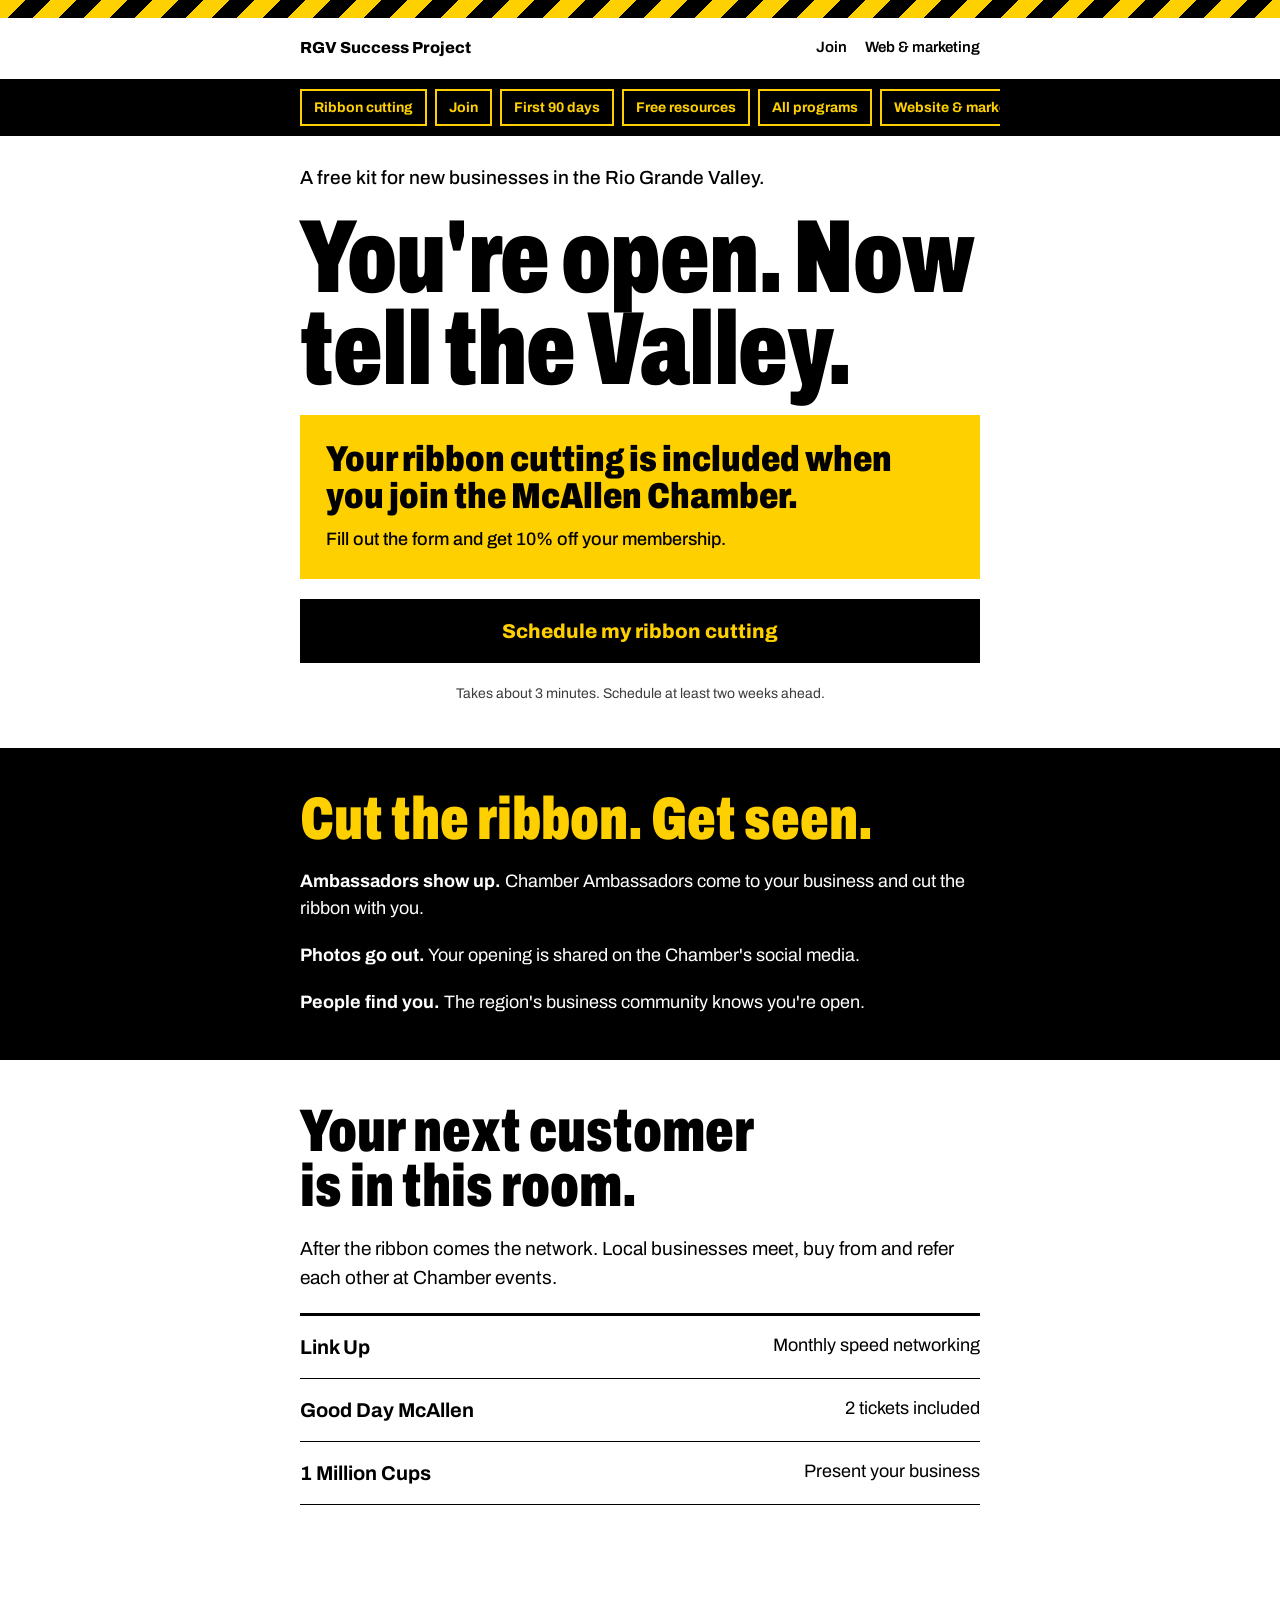
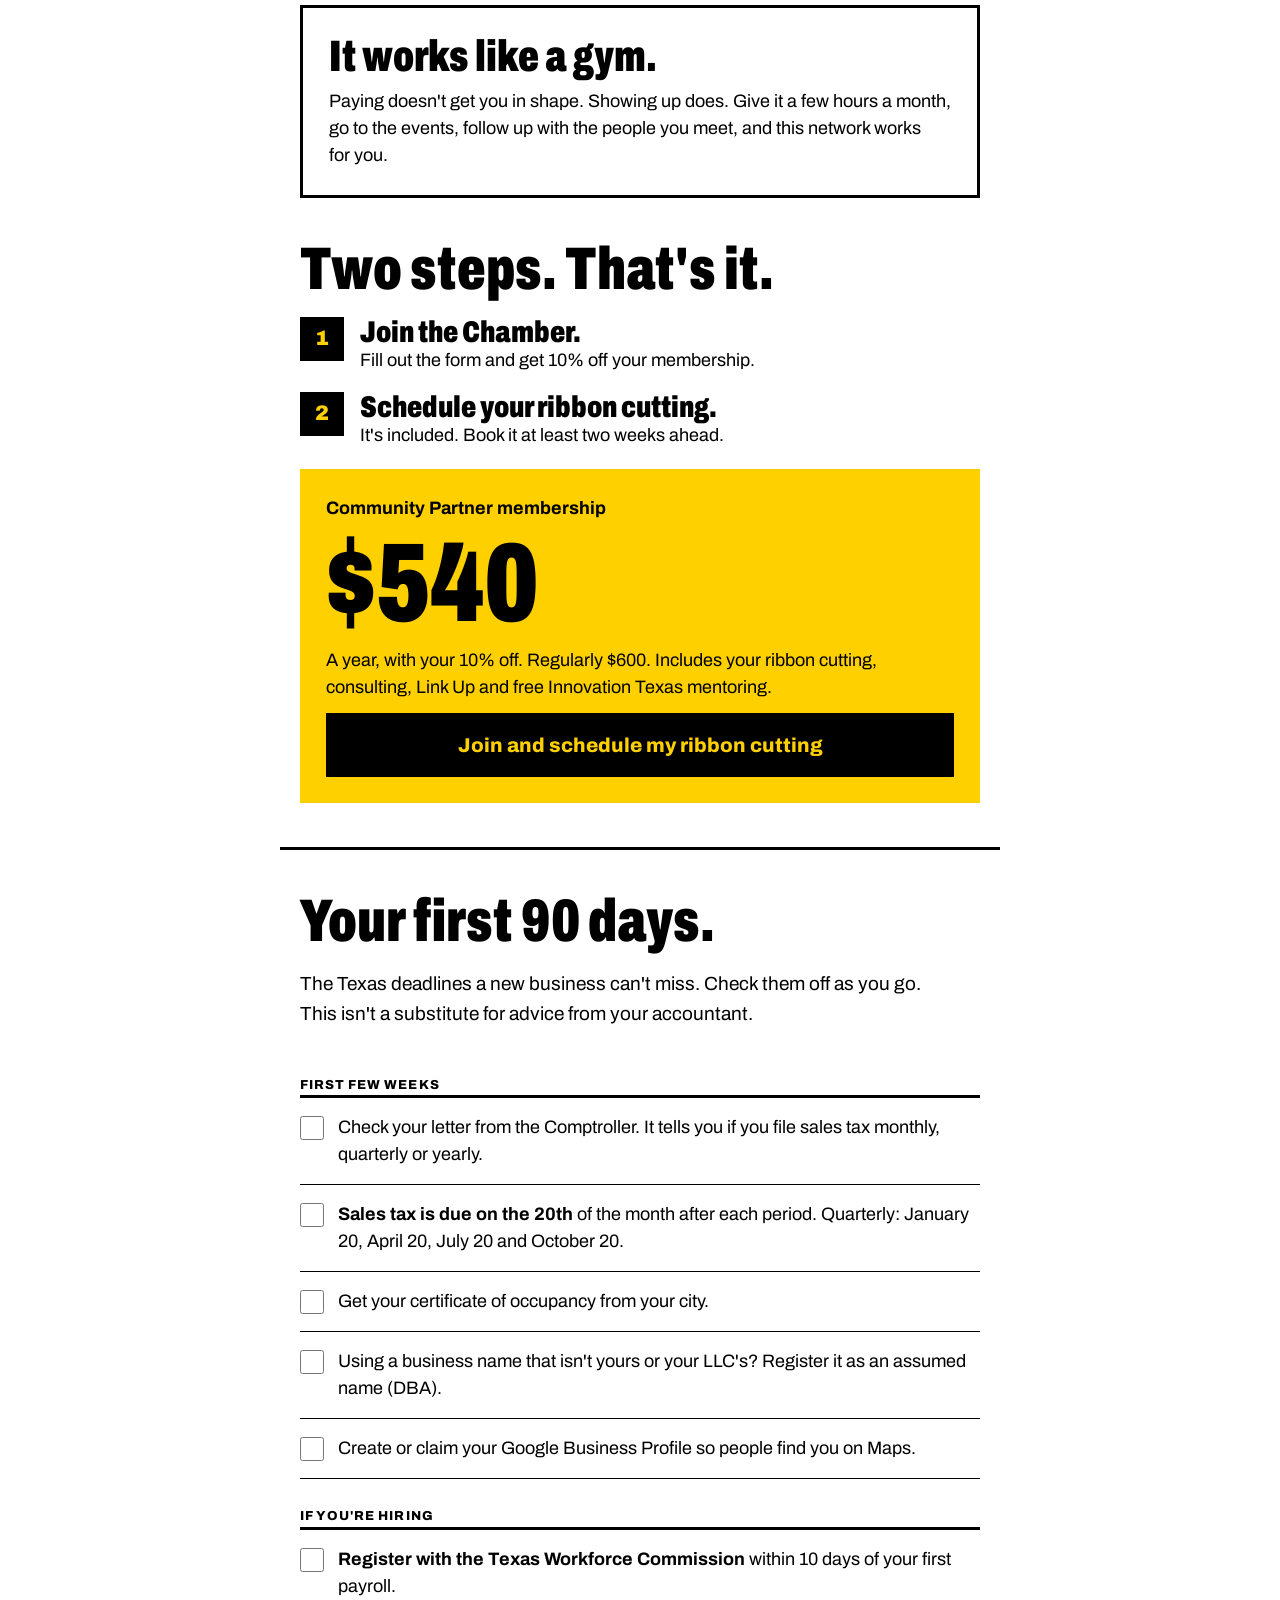
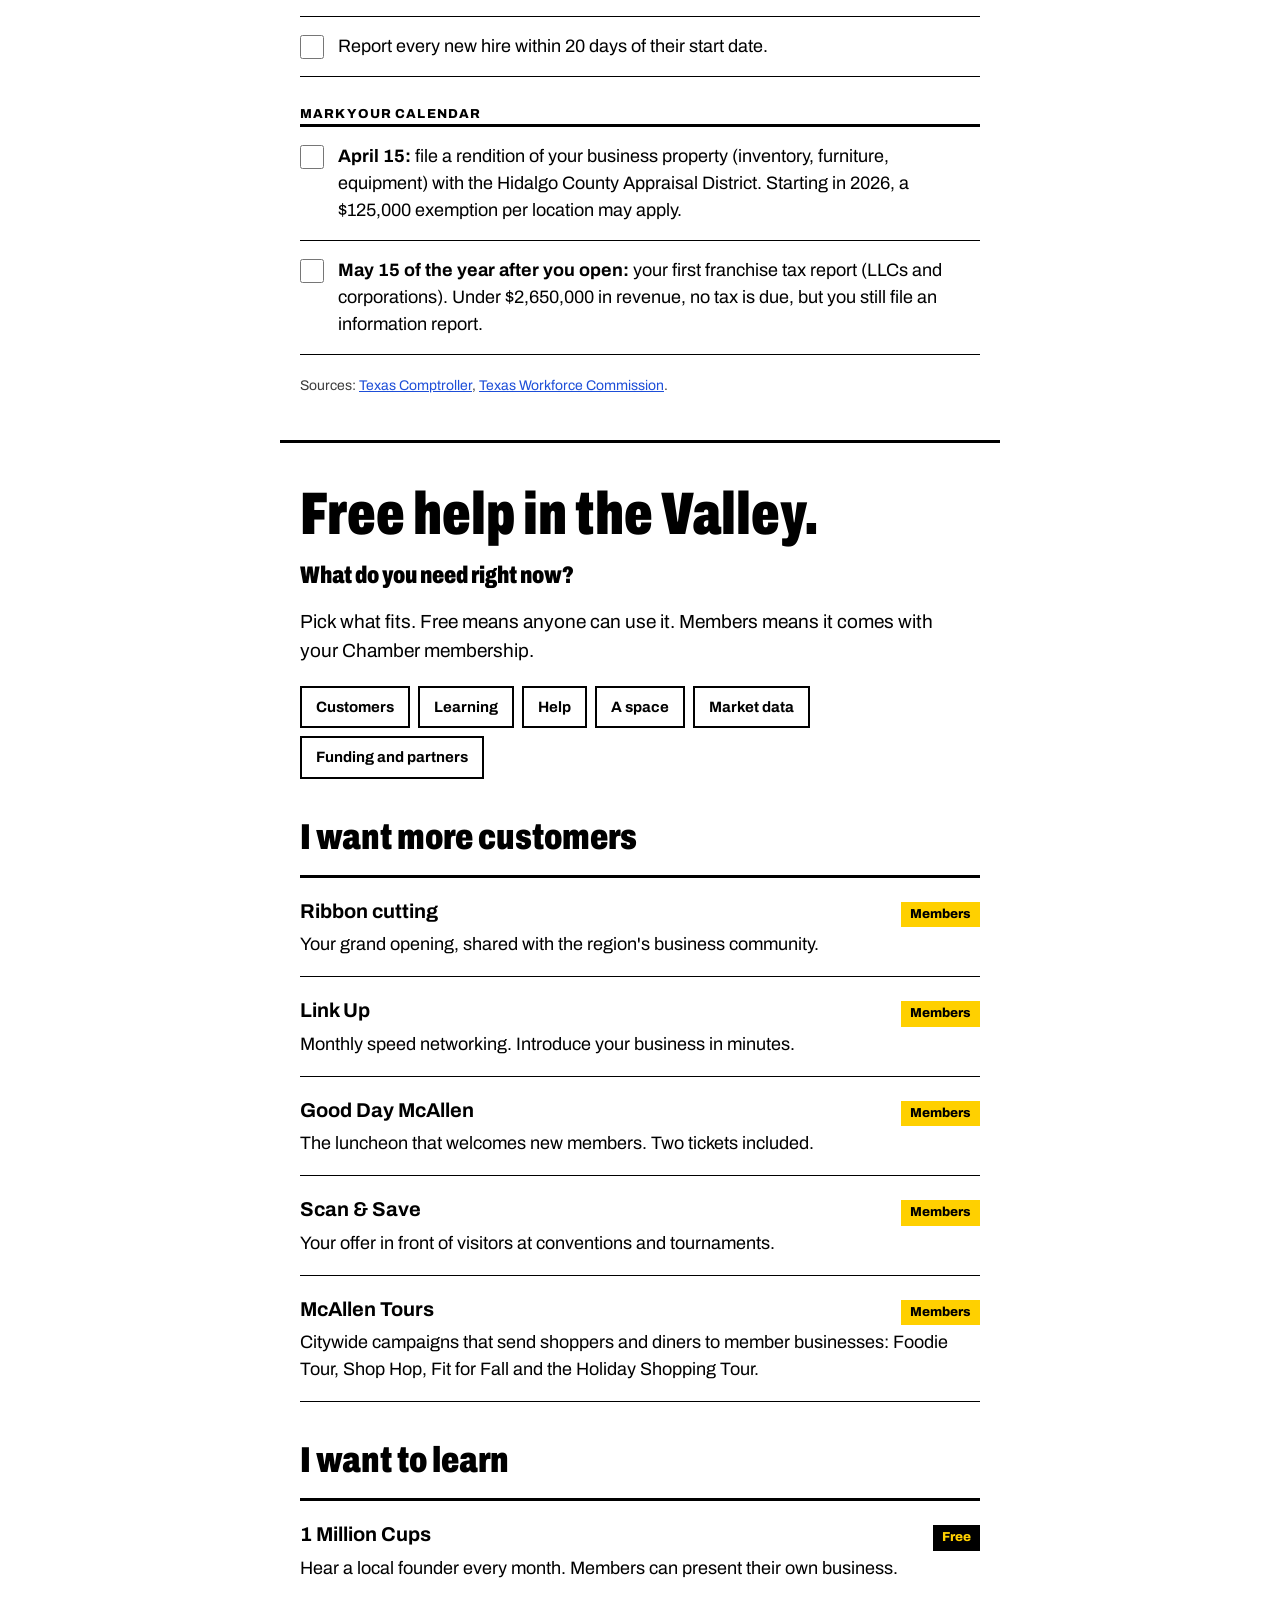
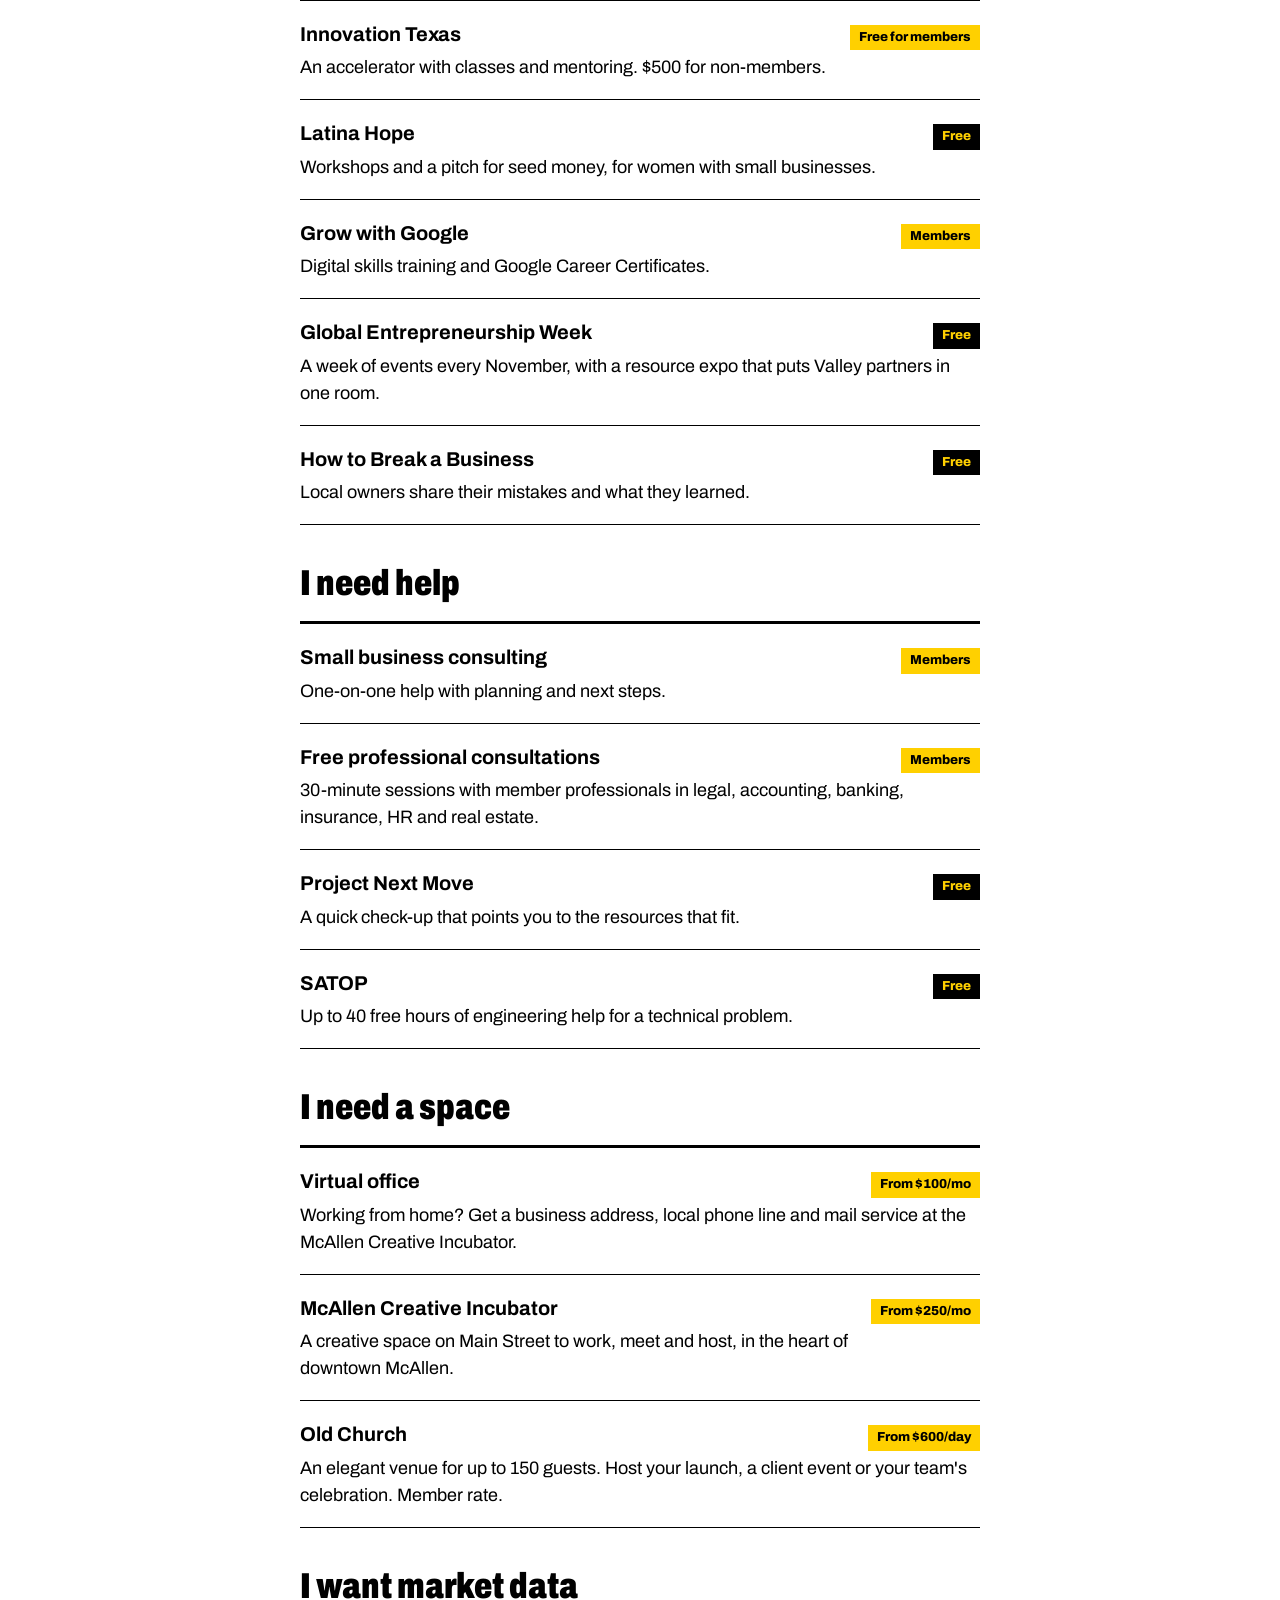
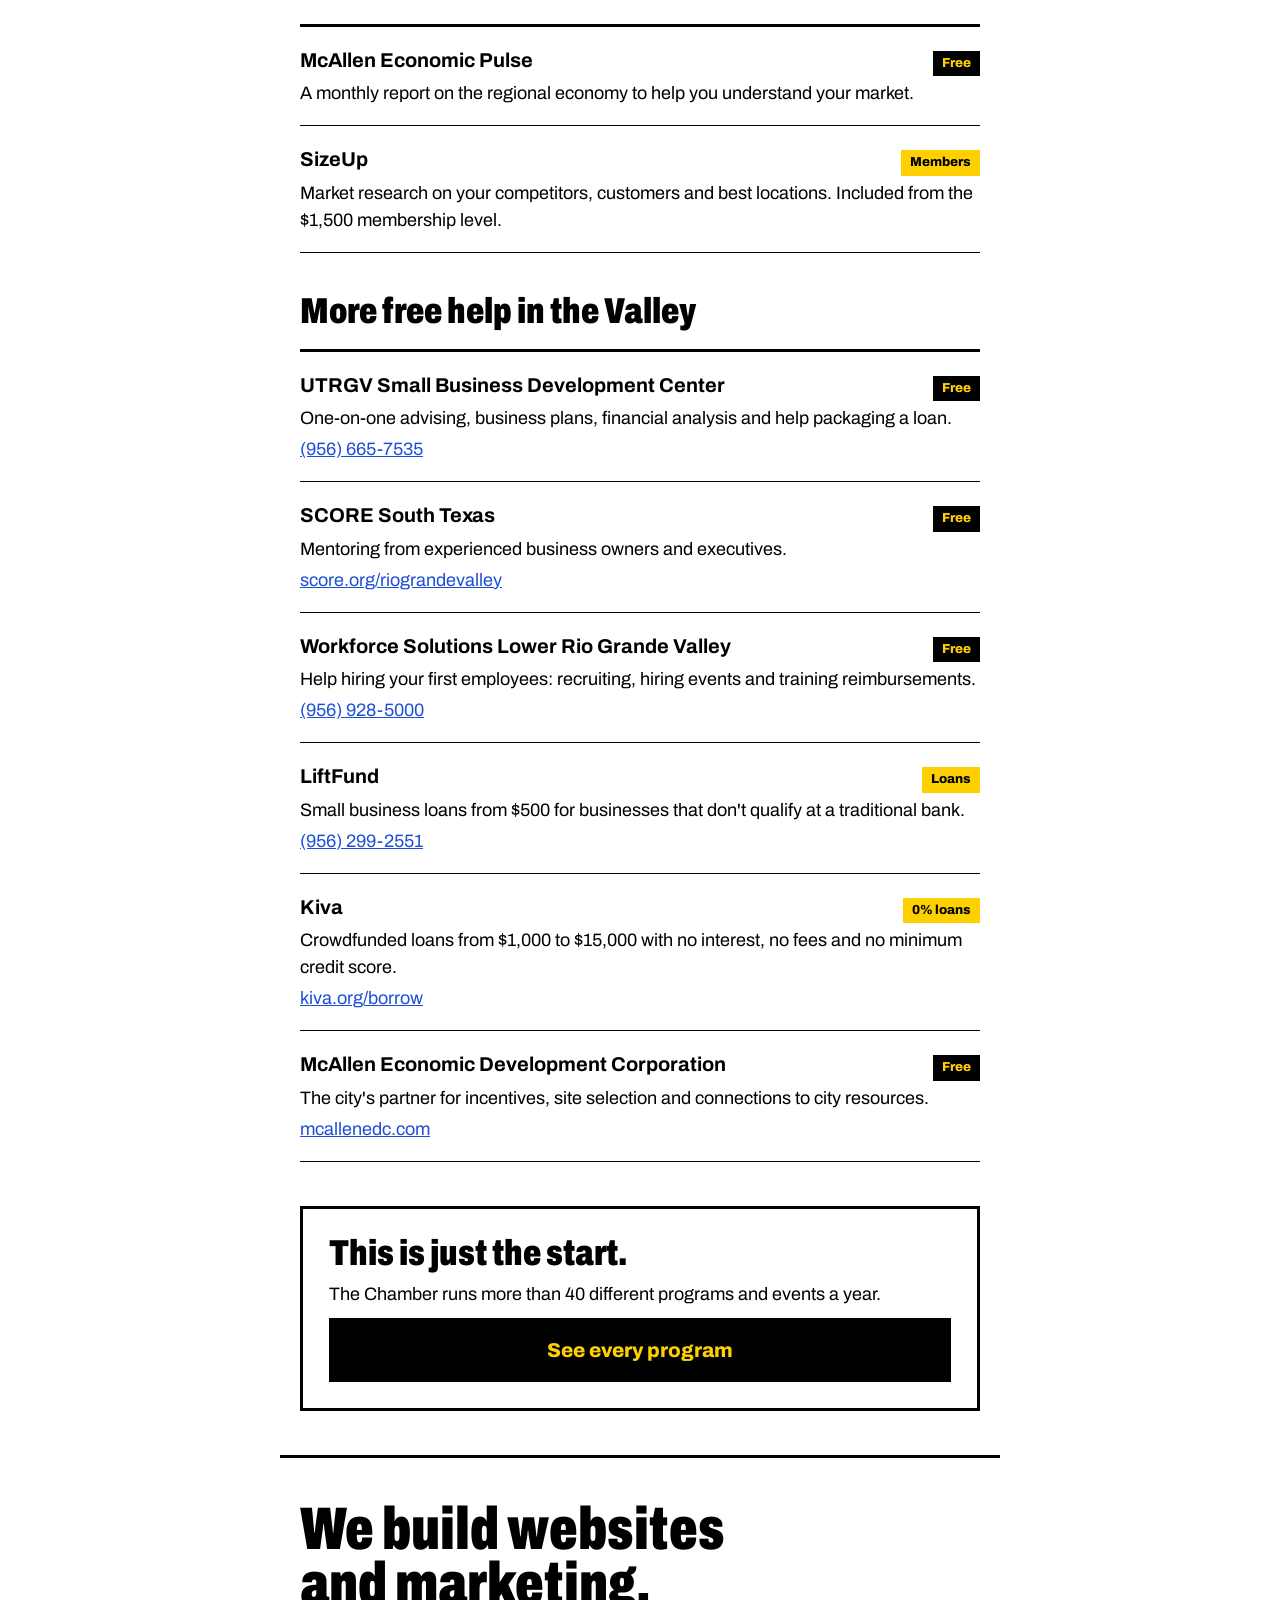
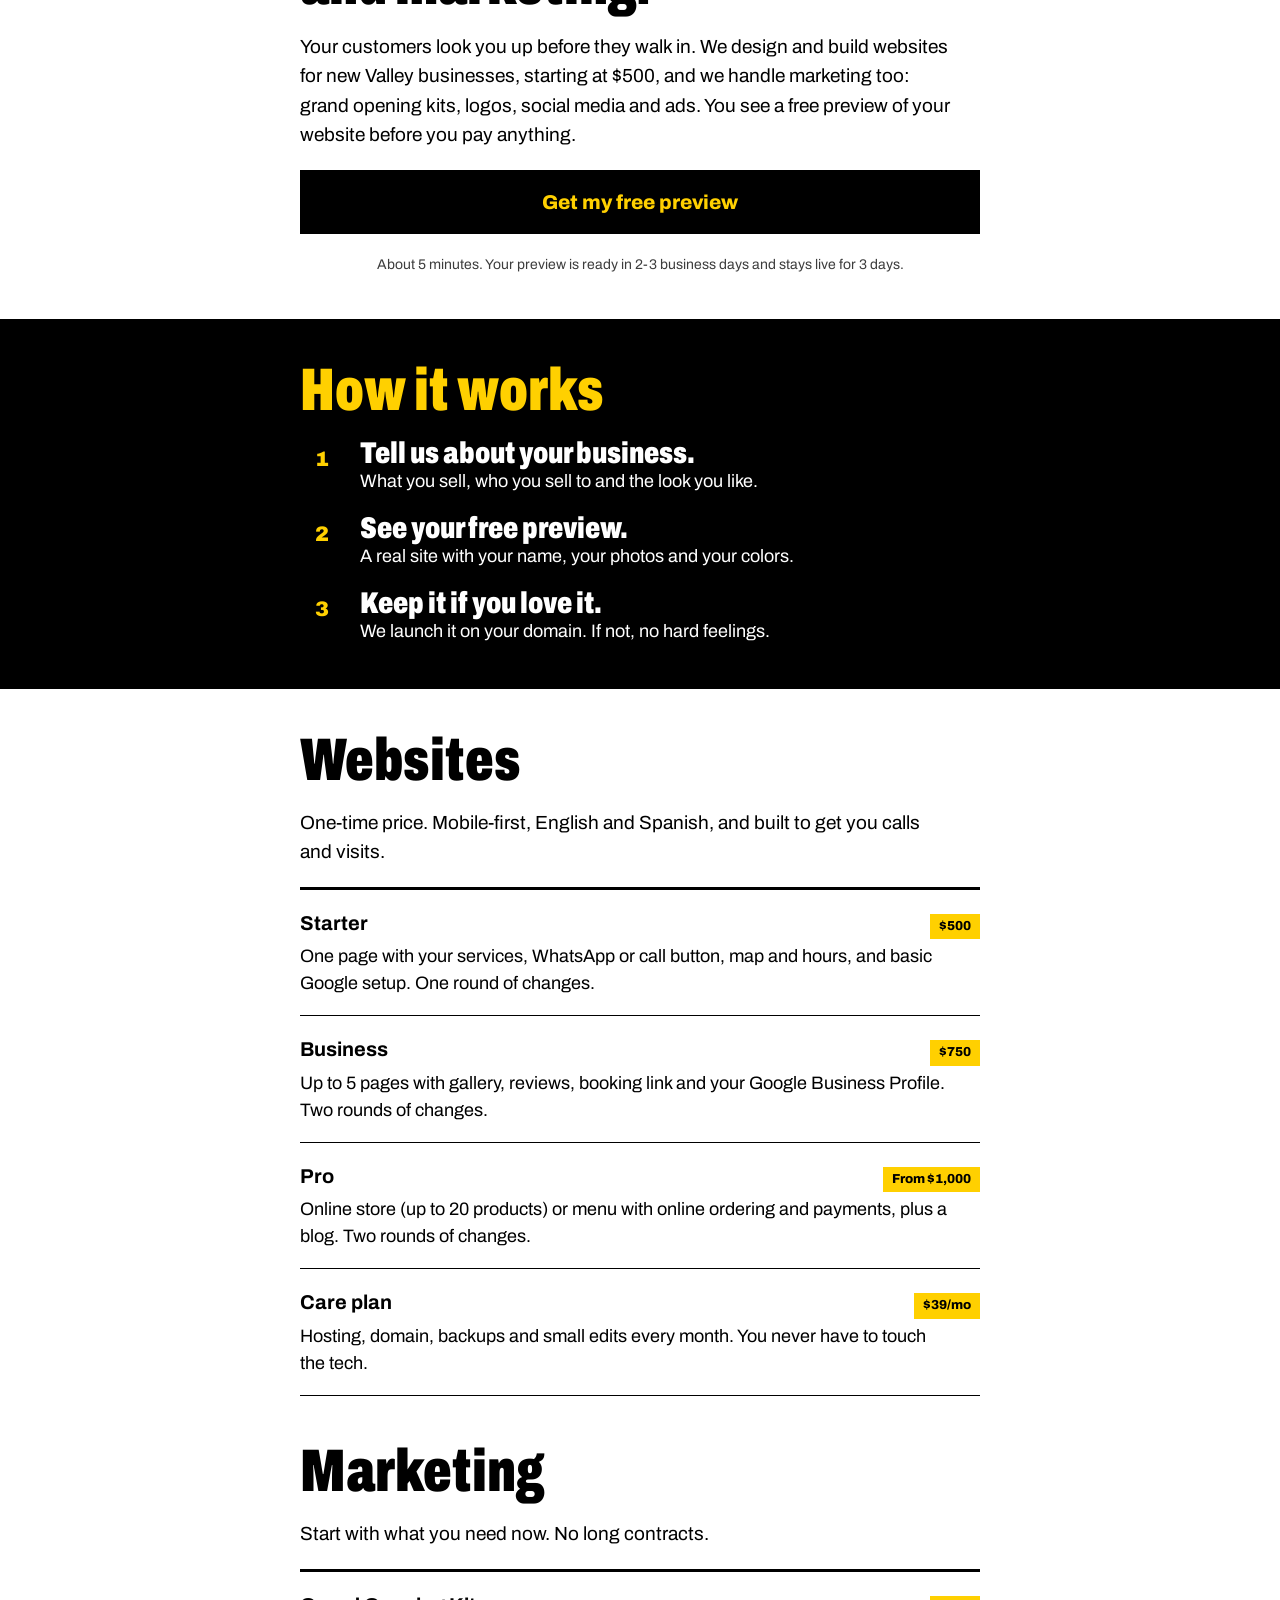
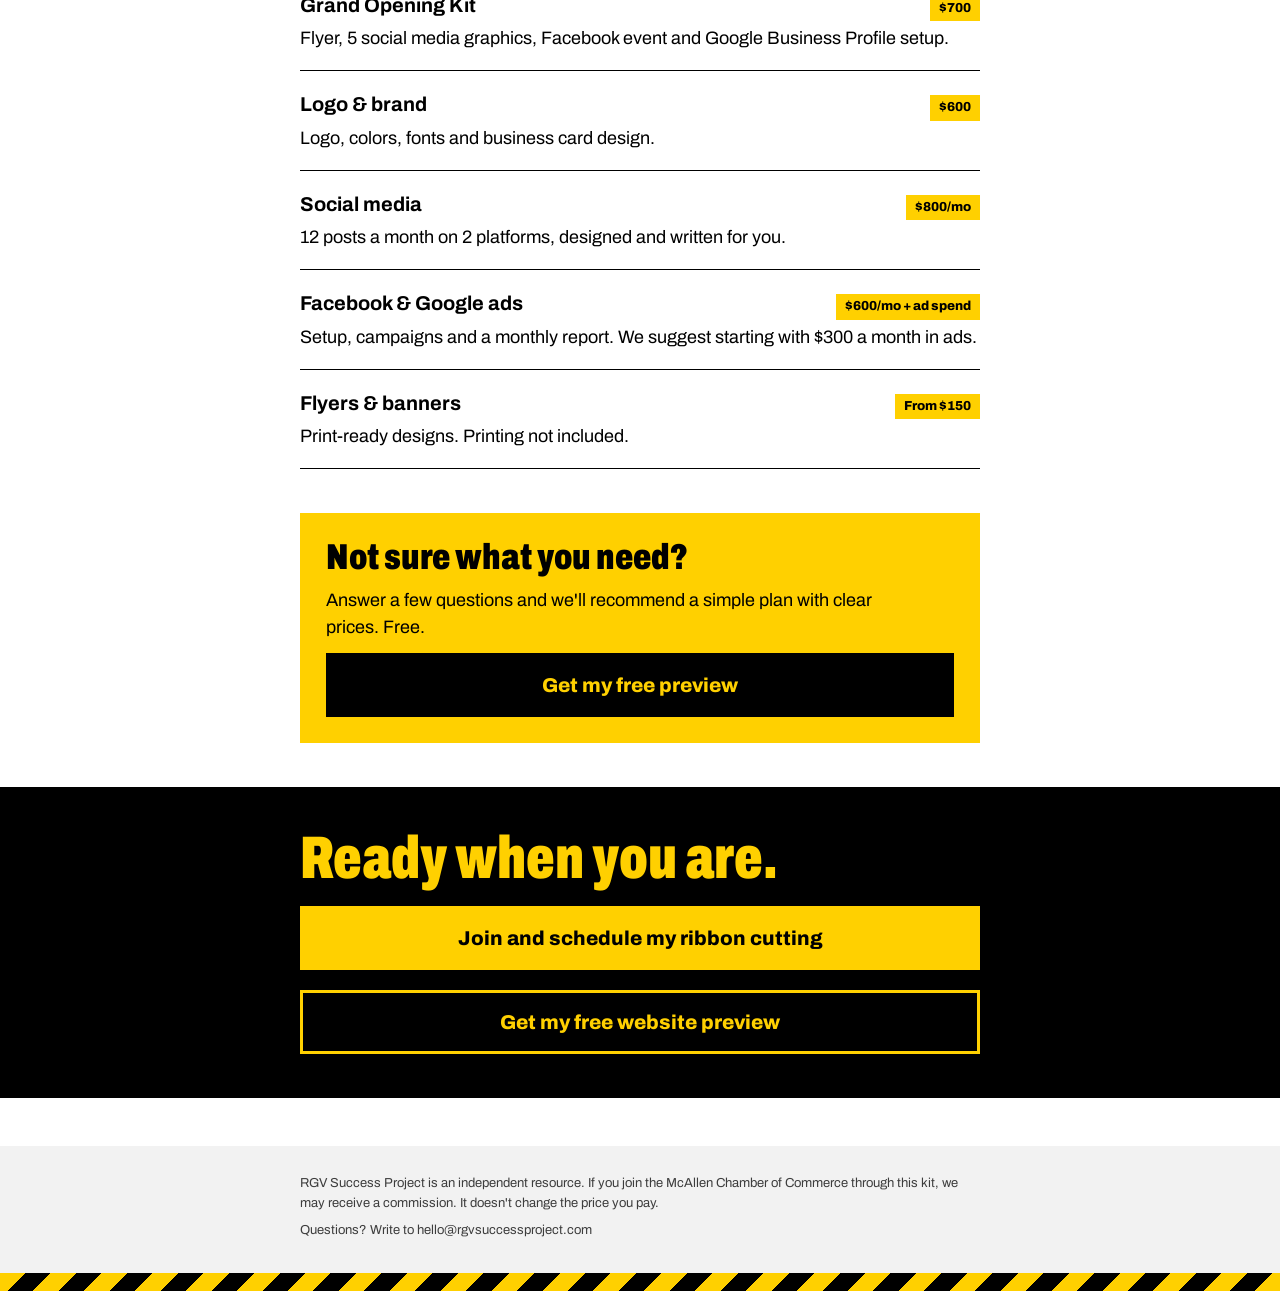
<file: resources/index.html>
<!doctype html><html lang="en"><head><meta charset="utf-8"><title>RGV Success Project</title>
<script async src="https://www.googletagmanager.com/gtag/js?id=G-5PVTMJ2XBE"></script>
<link rel="canonical" href="https://rgvsuccessproject.com/#resources">
<meta http-equiv="refresh" content="0; url=/#resources">
<script>location.replace('/'+location.search+'#resources');</script></head>
<body><a href="/#resources">Continue</a></body></html>
</file>
<file: style.css>
:root{--ink:#000;--paper:#fff;--sun:#FFD000;--mist:#F2F2F2;--mute:#3D3D3D;--link:#1D4ED8;color-scheme:light}
*{box-sizing:border-box}
html{-webkit-text-size-adjust:100%}
body{margin:0;font-family:'Archivo',Arial,sans-serif;color:var(--ink);background:var(--paper);font-size:18px;line-height:1.5}
a{color:var(--link)}
h1,h2,h3{text-wrap:balance;margin:0}
p{text-wrap:pretty;margin:0}
.stripe{height:18px;background:repeating-linear-gradient(135deg,var(--sun) 0 18px,var(--ink) 18px 36px)}
.wrap{max-width:720px;margin:0 auto;padding-inline:20px}
.top{display:flex;justify-content:space-between;align-items:center;gap:16px;flex-wrap:wrap;padding-block:18px}
.brand{font-weight:800;font-size:16px;color:var(--ink);text-decoration:none}
.nav{display:flex;gap:18px;font-size:15px;font-weight:600}
.nav a{color:var(--ink);text-decoration:none;border-bottom:2px solid transparent}
.nav a:hover,.nav a[aria-current]{border-color:var(--ink)}
.big{font-size:clamp(56px,14vw,104px);line-height:.88;font-weight:900;font-stretch:70%;letter-spacing:-.01em}
.h2{font-size:clamp(40px,9vw,60px);line-height:.92;font-weight:900;font-stretch:70%}
.h3{font-size:clamp(28px,6vw,36px);line-height:1;font-weight:900;font-stretch:75%}
.lead{font-size:19px;line-height:1.55;max-width:60ch}
.section{padding-block:44px;display:flex;flex-direction:column;gap:20px}
.dark{background:var(--ink);color:#fff}
.dark .h2{color:var(--sun)}
.box-sun{background:var(--sun);padding:26px;display:flex;flex-direction:column;gap:12px}
.box-line{border:3px solid var(--ink);padding:26px;display:flex;flex-direction:column;gap:10px}
.btn{display:flex;align-items:center;justify-content:center;min-height:64px;padding:0 20px;background:var(--ink);color:var(--sun);font-size:20px;font-weight:800;text-decoration:none;text-align:center}
.btn:hover{color:#fff}
.note{font-size:14px;color:var(--mute)}
.rows{display:flex;flex-direction:column;border-top:3px solid var(--ink)}
.row{padding:16px 0;border-bottom:1px solid var(--ink);display:flex;justify-content:space-between;gap:12px;flex-wrap:wrap}
.row b{font-size:20px}
.price{font-size:clamp(80px,20vw,112px);line-height:.9;font-weight:900;font-stretch:70%}
.steps{display:flex;flex-direction:column;gap:18px}
.step{display:flex;gap:16px;align-items:flex-start}
.num{flex:none;width:44px;height:44px;background:var(--ink);color:var(--sun);display:flex;align-items:center;justify-content:center;font-size:21px;font-weight:900}
.step-t{font-size:30px;line-height:1;font-weight:900;font-stretch:75%}
.kit{display:grid;grid-template-columns:repeat(auto-fit,minmax(240px,1fr));gap:16px}
.kit a{display:flex;flex-direction:column;gap:6px;padding:22px;border:3px solid var(--ink);color:var(--ink);text-decoration:none}
.kit a:hover{background:var(--sun)}
.kit .h3{font-size:30px}
.foot{margin-top:48px;background:var(--mist);padding-block:28px 32px;font-size:13px;line-height:1.5;color:var(--mute)}
.foot .wrap{display:flex;flex-direction:column;gap:8px}
.foot a{color:var(--mute)}
.label{font-size:13px;font-weight:800;letter-spacing:.08em;text-transform:uppercase;padding-top:28px}
.checks{display:flex;flex-direction:column;border-top:3px solid var(--ink)}
.checks label{display:flex;gap:14px;align-items:flex-start;padding:16px 0;border-bottom:1px solid var(--ink);cursor:pointer}
.checks input{flex:none;width:24px;height:24px;margin:2px 0 0;accent-color:var(--ink)}
.checks input:checked+span{text-decoration:line-through;color:var(--mute)}
.chips{display:flex;flex-wrap:wrap;gap:8px}
.chips a{padding:8px 14px;border:2px solid var(--ink);color:var(--ink);text-decoration:none;font-weight:700;font-size:15px}
.chips a:hover{background:var(--sun)}
.cards{display:flex;flex-direction:column;border-top:3px solid var(--ink)}
.card{padding:18px 0;border-bottom:1px solid var(--ink);display:flex;flex-direction:column;gap:4px}
.card-h{display:flex;justify-content:space-between;align-items:baseline;gap:12px;flex-wrap:wrap}
.card-h b{font-size:20px}
.tag{flex:none;padding:3px 9px;background:var(--sun);font-size:13px;font-weight:800}
.tag.free{background:var(--ink);color:var(--sun)}
h2[id]{scroll-margin-top:16px}
@media (max-width:480px){body{font-size:17px}.nav{gap:14px;font-size:14px}.box-sun,.box-line{padding:22px 18px}}
.jump{position:sticky;top:env(safe-area-inset-top,0px);z-index:5;background:var(--ink)}
.jump-in{display:flex;gap:8px;overflow-x:auto;padding-block:10px;scrollbar-width:none}
.jump-in::-webkit-scrollbar{display:none}
.jump a{flex:none;color:var(--sun);text-decoration:none;font-weight:700;font-size:14px;padding:6px 12px;border:2px solid var(--sun)}
.jump a:hover{background:var(--sun);color:var(--ink)}
section[id]{scroll-margin-top:64px}
html{scroll-behavior:smooth}
</file>
